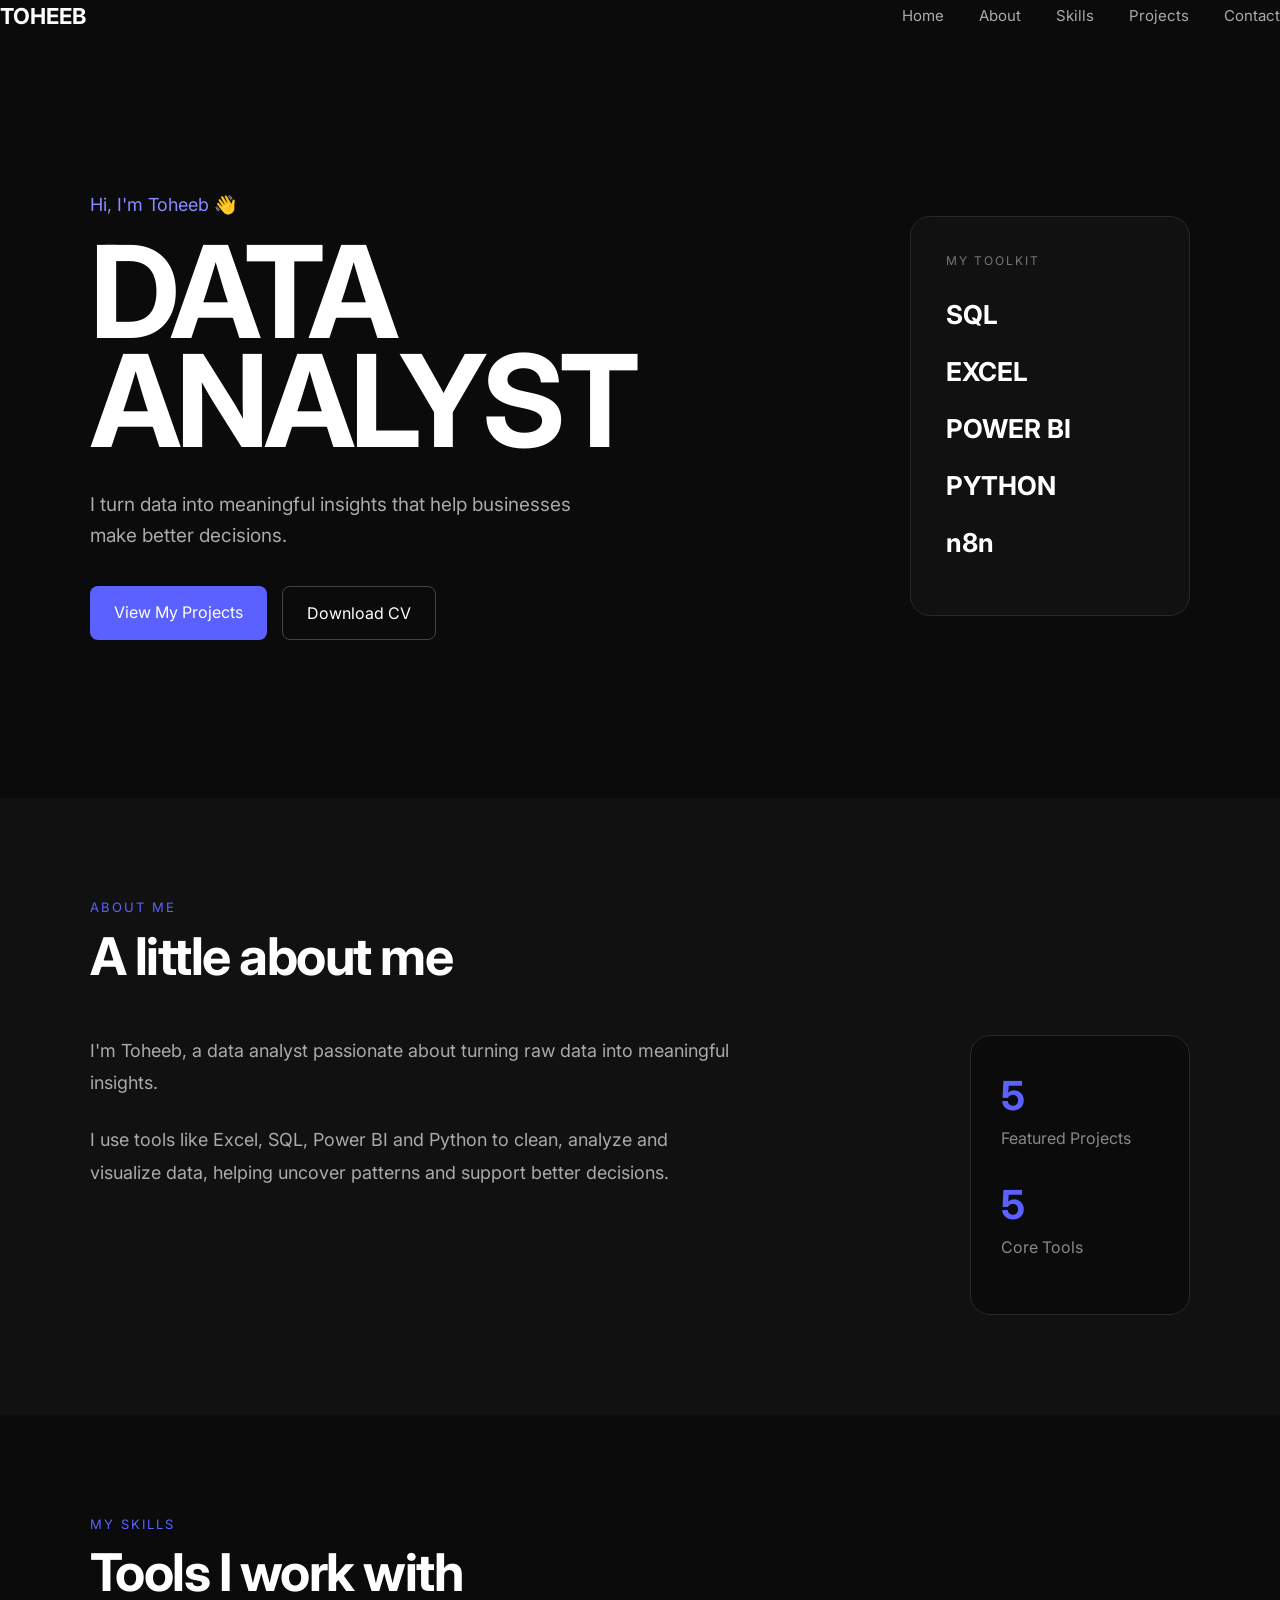
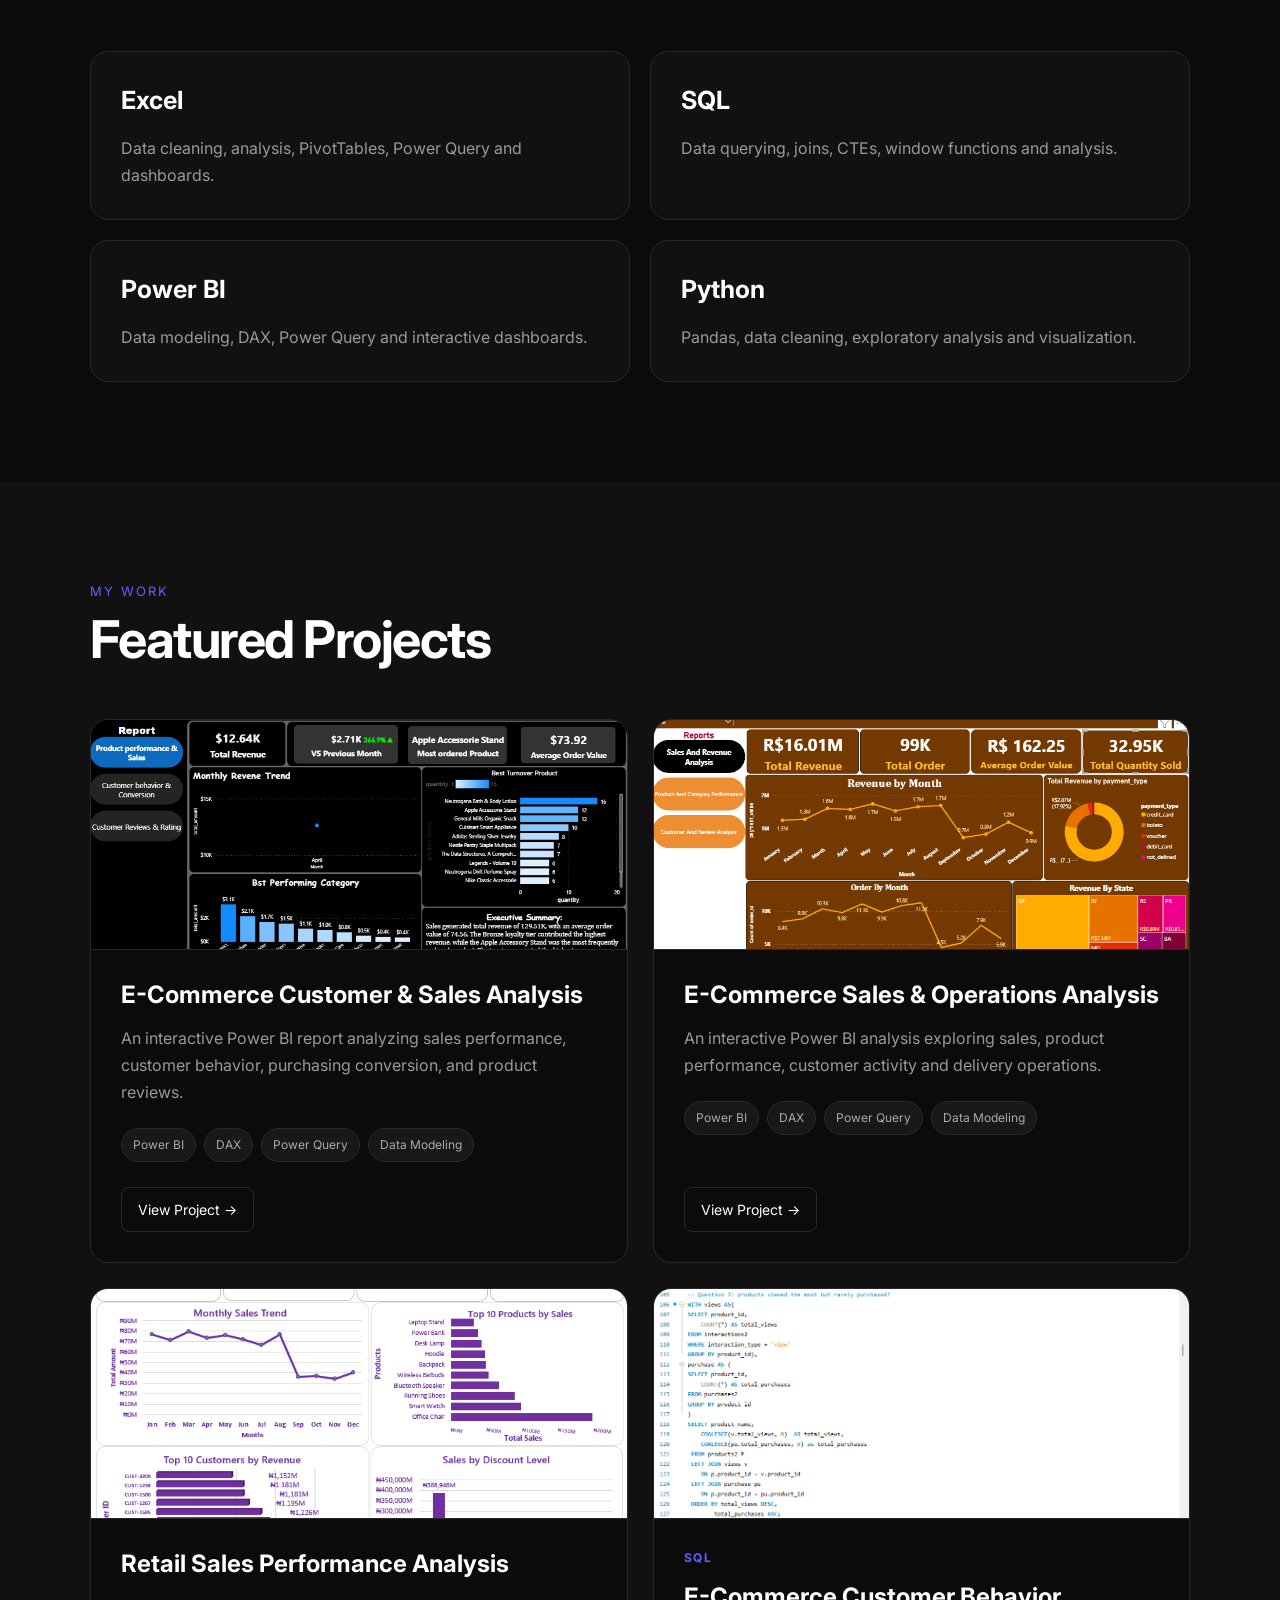
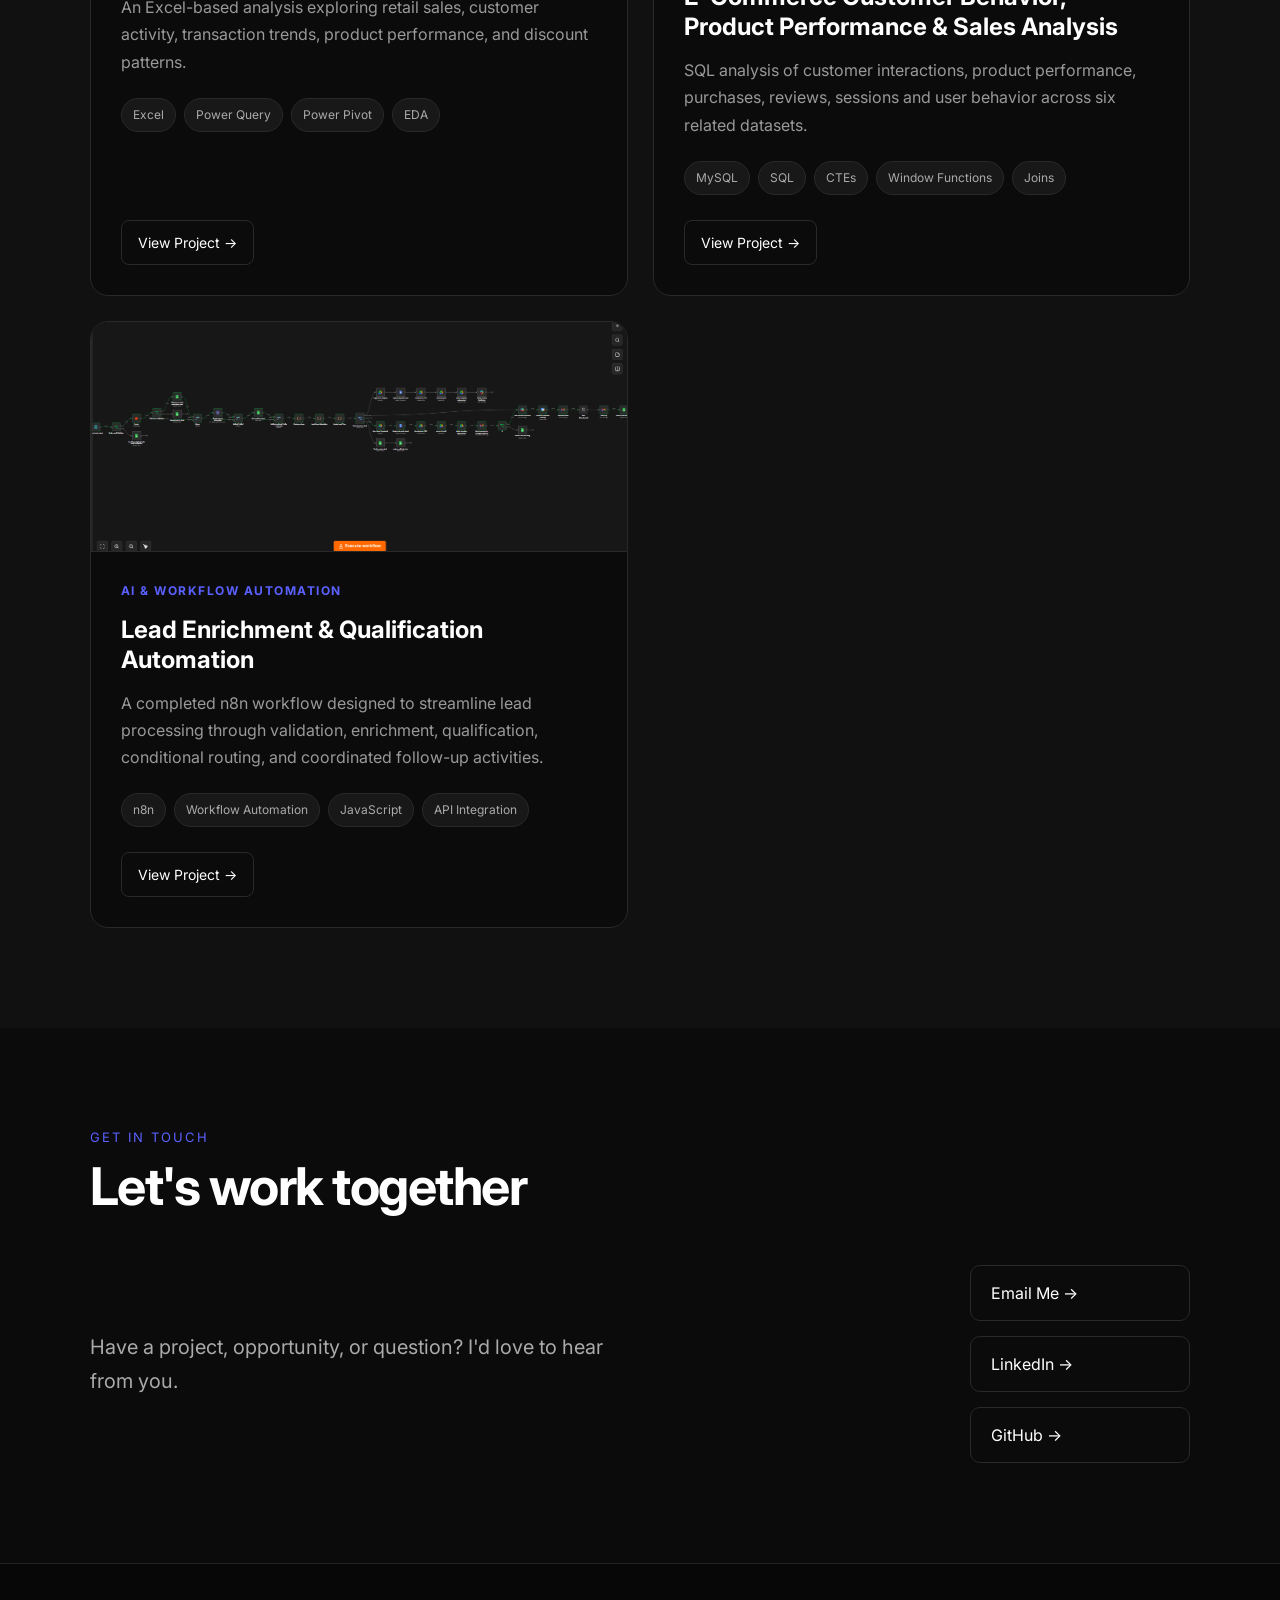
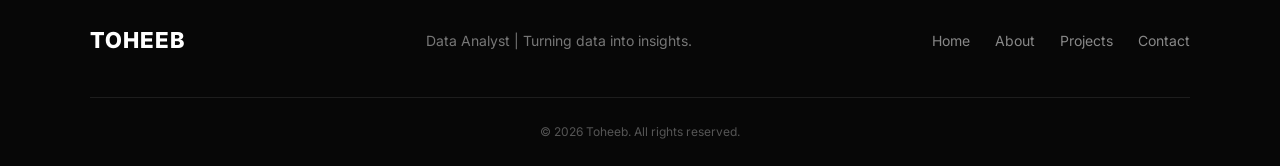
<file: index.html>
<!DOCTYPE html>
<html lang="en">

<head>
    <meta charset="UTF-8">
    <meta name="viewport" content="width=device-width, initial-scale=1.0">

    <title>Toheeb | Data Analyst</title>

    <link rel="preconnect" href="https://fonts.googleapis.com">
    <link rel="preconnect" href="https://fonts.gstatic.com" crossorigin>

    <link href="https://fonts.googleapis.com/css2?family=Inter:wght@400;500;600;700;800&display=swap" rel="stylesheet">

    <link rel="stylesheet" href="style.css">
</head>

<body>

    <!-- =========================
         NAVIGATION
    ========================== -->

    <header>

        <nav>

            <div class="logo">
                TOHEEB
            </div>

            <div class="nav-links">

                <a href="#home">Home</a>
                <a href="#about">About</a>
                <a href="#skills">Skills</a>
                <a href="#projects">Projects</a>
                <a href="#contact">Contact</a>

            </div>

        </nav>

    </header>


    <!-- =========================
         HERO
    ========================== -->

    <section class="hero" id="home">

        <div class="hero-text">

            <p class="intro">
                Hi, I'm Toheeb 👋
            </p>

            <h1>
                DATA<br>ANALYST
            </h1>

            <p class="description">
                I turn data into meaningful insights
                that help businesses make better decisions.
            </p>

            <div class="buttons">

                <a href="#projects" class="primary-btn">
                    View My Projects
                </a>

                <a href="#" class="secondary-btn">
                    Download CV
                </a>

            </div>

        </div>


        <div class="hero-side">

            <p>MY TOOLKIT</p>

            <h2>SQL</h2>
            <h2>EXCEL</h2>
            <h2>POWER BI</h2>
            <h2>PYTHON</h2>
            <h2>n8n</h2>

        </div>

    </section>


    <!-- =========================
         ABOUT
    ========================== -->

    <section class="about" id="about">

        <div class="section-title">

            <p>ABOUT ME</p>

            <h2>
                A little about me
            </h2>

        </div>


        <div class="about-content">

            <div class="about-text">

                <p>
                    I'm Toheeb, a data analyst passionate about turning
                    raw data into meaningful insights.
                </p>

                <p>
                    I use tools like Excel, SQL, Power BI and Python
                    to clean, analyze and visualize data, helping uncover
                    patterns and support better decisions.
                </p>

            </div>


            <div class="about-highlight">

                <span>5</span>
<p>Featured Projects</p>

                <span>5</span>
                <p>Core Tools</p>

            </div>

        </div>

    </section>


    <!-- =========================
         SKILLS
    ========================== -->

    <section class="skills" id="skills">

        <div class="section-title">

            <p>MY SKILLS</p>

            <h2>
                Tools I work with
            </h2>

        </div>


        <div class="skills-grid">

            <div class="skill-card">

                <h3>
                    Excel
                </h3>

                <p>
                    Data cleaning, analysis, PivotTables,
                    Power Query and dashboards.
                </p>

            </div>


            <div class="skill-card">

                <h3>
                    SQL
                </h3>

                <p>
                    Data querying, joins, CTEs,
                    window functions and analysis.
                </p>

            </div>


            <div class="skill-card">

                <h3>
                    Power BI
                </h3>

                <p>
                    Data modeling, DAX, Power Query
                    and interactive dashboards.
                </p>

            </div>


            <div class="skill-card">

                <h3>
                    Python
                </h3>

                <p>
                    Pandas, data cleaning,
                    exploratory analysis and visualization.
                </p>

            </div>

        </div>

    </section>


    <!-- =========================
         PROJECTS
    ========================== -->

    <section class="projects" id="projects">

        <div class="section-title">

            <p>MY WORK</p>

            <h2>
                Featured Projects
            </h2>

        </div>


        <div class="projects-grid">


            <!-- =========================
                 PROJECT 1
            ========================== -->

            <div class="project-card">

                <div class="project-image">

                    <img
                        src="image/sales-dashboard.png"
                        alt="Power BI Sales Dashboard"
                    >

                </div>


                <div class="project-content">

                    <h3>
                        E-Commerce Customer & Sales Analysis
                    </h3>

                    <p>
                        An interactive Power BI report analyzing sales performance,
                        customer behavior, purchasing conversion, and product reviews.
                    </p>


                    <div class="project-tools">

                        <span>Power BI</span>
                        <span>DAX</span>
                        <span>Power Query</span>
                        <span>Data Modeling</span>

                    </div>


                    <a
                        href="project1.html"
                        class="project-btn"
                    >
                        View Project →
                    </a>

                </div>

            </div>


            <!-- =========================
                 PROJECT 2
            ========================== -->

            <div class="project-card">

                <div class="project-image">

                    <img
                        src="image/project2-sales-revenue.png"
                        alt="E-Commerce Sales and Revenue Dashboard"
                    >

                </div>


                <div class="project-content">

                    <h3>
                        E-Commerce Sales & Operations Analysis
                    </h3>

                    <p>
                        An interactive Power BI analysis exploring sales,
                        product performance, customer activity and delivery operations.
                    </p>


                    <div class="project-tools">

                        <span>Power BI</span>
                        <span>DAX</span>
                        <span>Power Query</span>
                        <span>Data Modeling</span>

                    </div>


                    <a
                        href="project2.html"
                        class="project-btn"
                    >
                        View Project →
                    </a>

                </div>

            </div>


            <!-- =========================
                 PROJECT 3 — EXCEL
            ========================== -->

            <div class="project-card">

                <div class="project-image">

                    <img
                        src="image/excel-dashboard.png"
                        alt="Retail Sales Performance Excel Dashboard"
                    >

                </div>


                <div class="project-content">

                    <h3>
                        Retail Sales Performance Analysis
                    </h3>

                    <p>
                        An Excel-based analysis exploring retail sales,
                        customer activity, transaction trends, product performance,
                        and discount patterns.
                    </p>


                    <div class="project-tools">

                        <span>Excel</span>
                        <span>Power Query</span>
                        <span>Power Pivot</span>
                        <span>EDA</span>

                    </div>


                    <a
                        href="project3.html"
                        class="project-btn"
                    >
                        View Project →
                    </a>

                </div>

            </div>


            <!-- =========================
                 PROJECT 4 — SQL
            ========================== -->

<div class="project-card">

    <div class="project-image">

        <img
            src="image/project4-sql-query.png"
            alt="SQL e-commerce analysis query in MySQL Workbench"
        >

    </div>


    <div class="project-content">

        <span class="project-category">SQL</span>

        <h3>
            E-Commerce Customer Behavior,
            Product Performance & Sales Analysis
        </h3>

        <p>
            SQL analysis of customer interactions, product performance,
            purchases, reviews, sessions and user behavior across
            six related datasets.
        </p>


        <div class="project-tools">

            <span>MySQL</span>
            <span>SQL</span>
            <span>CTEs</span>
            <span>Window Functions</span>
            <span>Joins</span>

        </div>


        <a href="project4.html" class="project-btn">
            View Project →
        </a>

    </div>

</div>

                   <!-- PROJECT 5 — LEAD AUTOMATION -->

<div class="project-card">

    <div class="project-image">

        <img
            src="image/project5-workflow.png"
            alt="n8n lead enrichment and qualification automation workflow"
            loading="lazy"
        >

    </div>

    <div class="project-content">

        <span class="project-category">AI & WORKFLOW AUTOMATION</span>

        <h3>
            Lead Enrichment & Qualification Automation
        </h3>

        <p>
            A completed n8n workflow designed to streamline lead
            processing through validation, enrichment, qualification,
            conditional routing, and coordinated follow-up activities.
        </p>

        <div class="project-tools">
            <span>n8n</span>
            <span>Workflow Automation</span>
            <span>JavaScript</span>
            <span>API Integration</span>
        </div>

        <a href="project5.html" class="project-btn">
            View Project →
        </a>

    </div>

</div>

    </section>


    <!-- =========================
         CONTACT
    ========================== -->

    
<section class="contact" id="contact">

    <div class="section-title">

        <p>GET IN TOUCH</p>

        <h2>
            Let's work together
        </h2>

    </div>

    <div class="contact-content">

        <div class="contact-text">

            <p>
                Have a project, opportunity, or question?
                I'd love to hear from you.
            </p>

        </div>

        <div class="contact-links">

            <a href="mailto:Lawalheeb@gmail.com">
                Email Me →
            </a>

            <a
                href="https://www.linkedin.com/in/lawal-toheeb-25792a291"
                target="_blank"
                rel="noopener noreferrer"
            >
                LinkedIn →
            </a>

            <a
                href="https://github.com/lawalheeb-code"
                target="_blank"
                rel="noopener noreferrer"
            >
                GitHub →
            </a>

        </div>

    </div>

</section>
    
    <!-- =========================
         FOOTER
    ========================== -->

    <footer>

        <div class="footer-content">

            <div class="footer-logo">
                TOHEEB
            </div>

            <p>
                Data Analyst | Turning data into insights.
            </p>


            <div class="footer-links">

                <a href="#home">
                    Home
                </a>

                <a href="#about">
                    About
                </a>

                <a href="#projects">
                    Projects
                </a>

                <a href="#contact">
                    Contact
                </a>

            </div>

        </div>


        <div class="footer-bottom">

            <p>
                © 2026 Toheeb. All rights reserved.
            </p>

        </div>

    </footer>


</body>
</html>
</file>
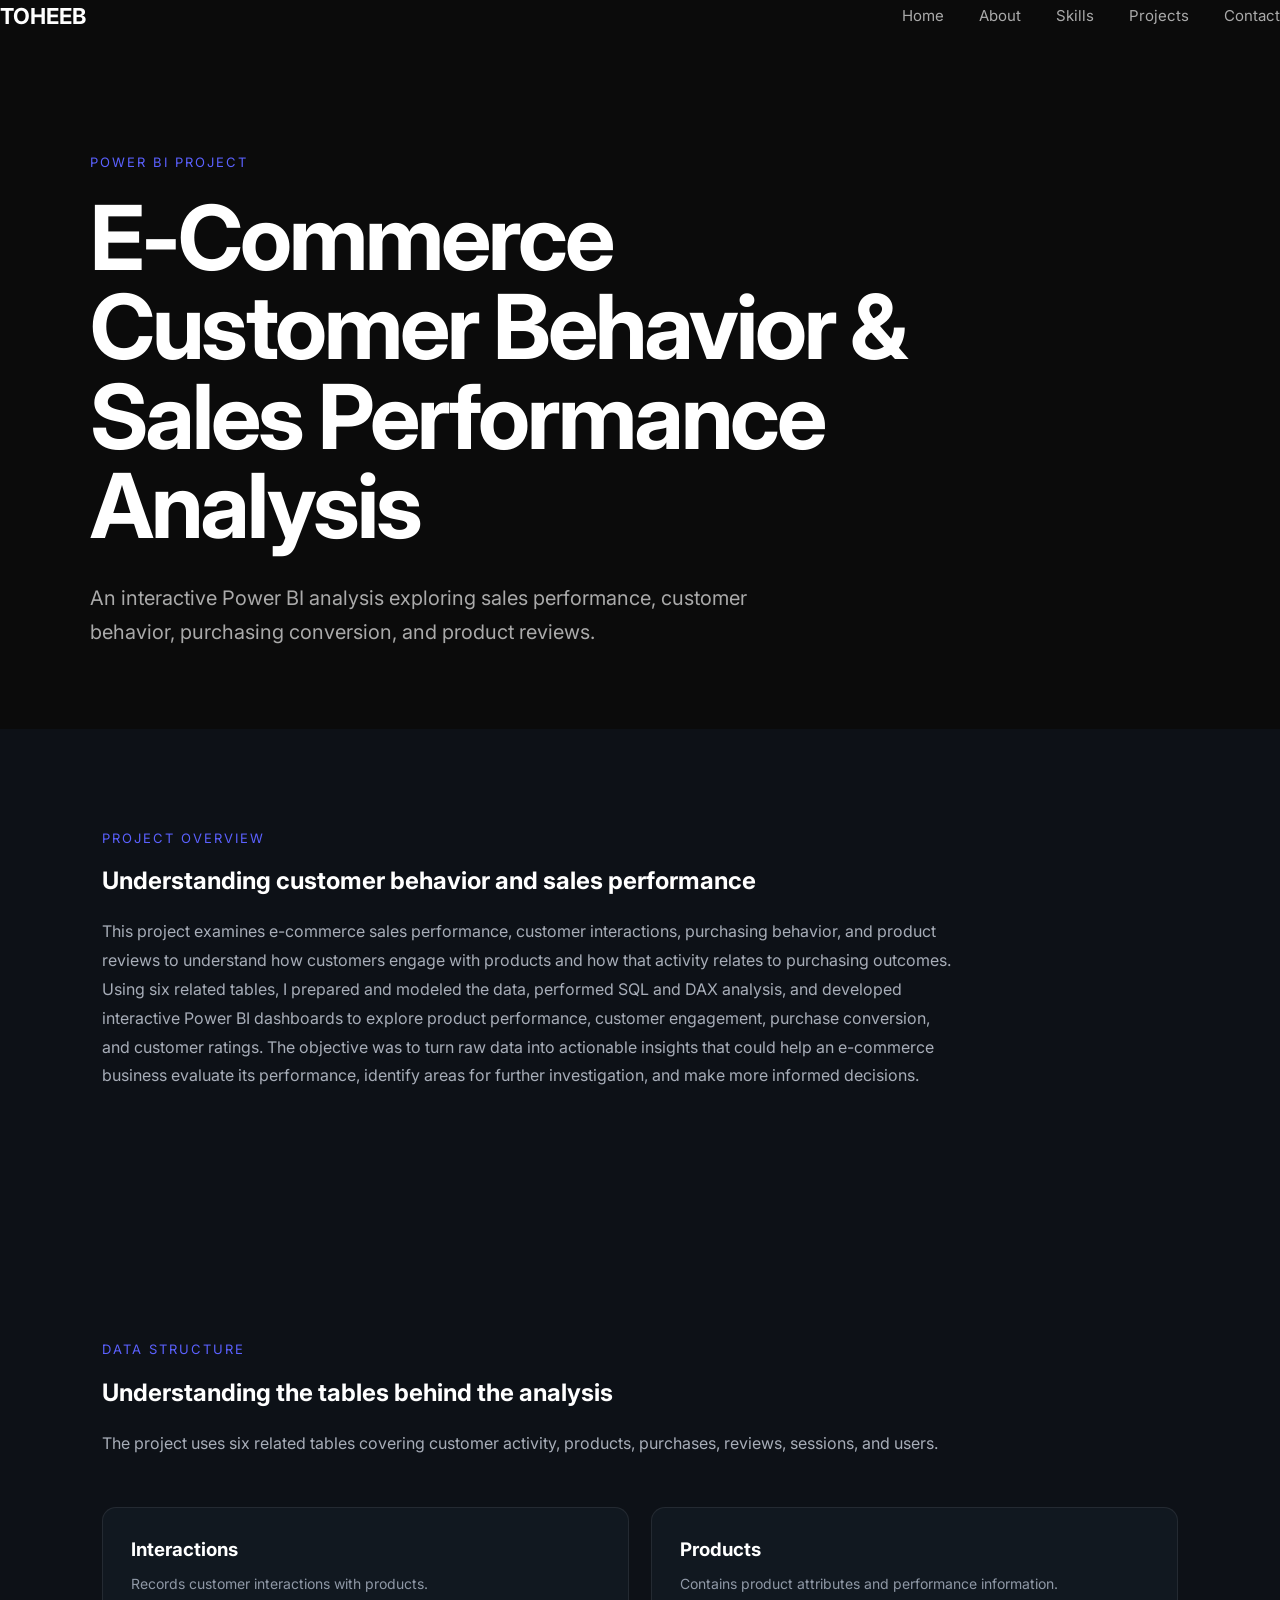
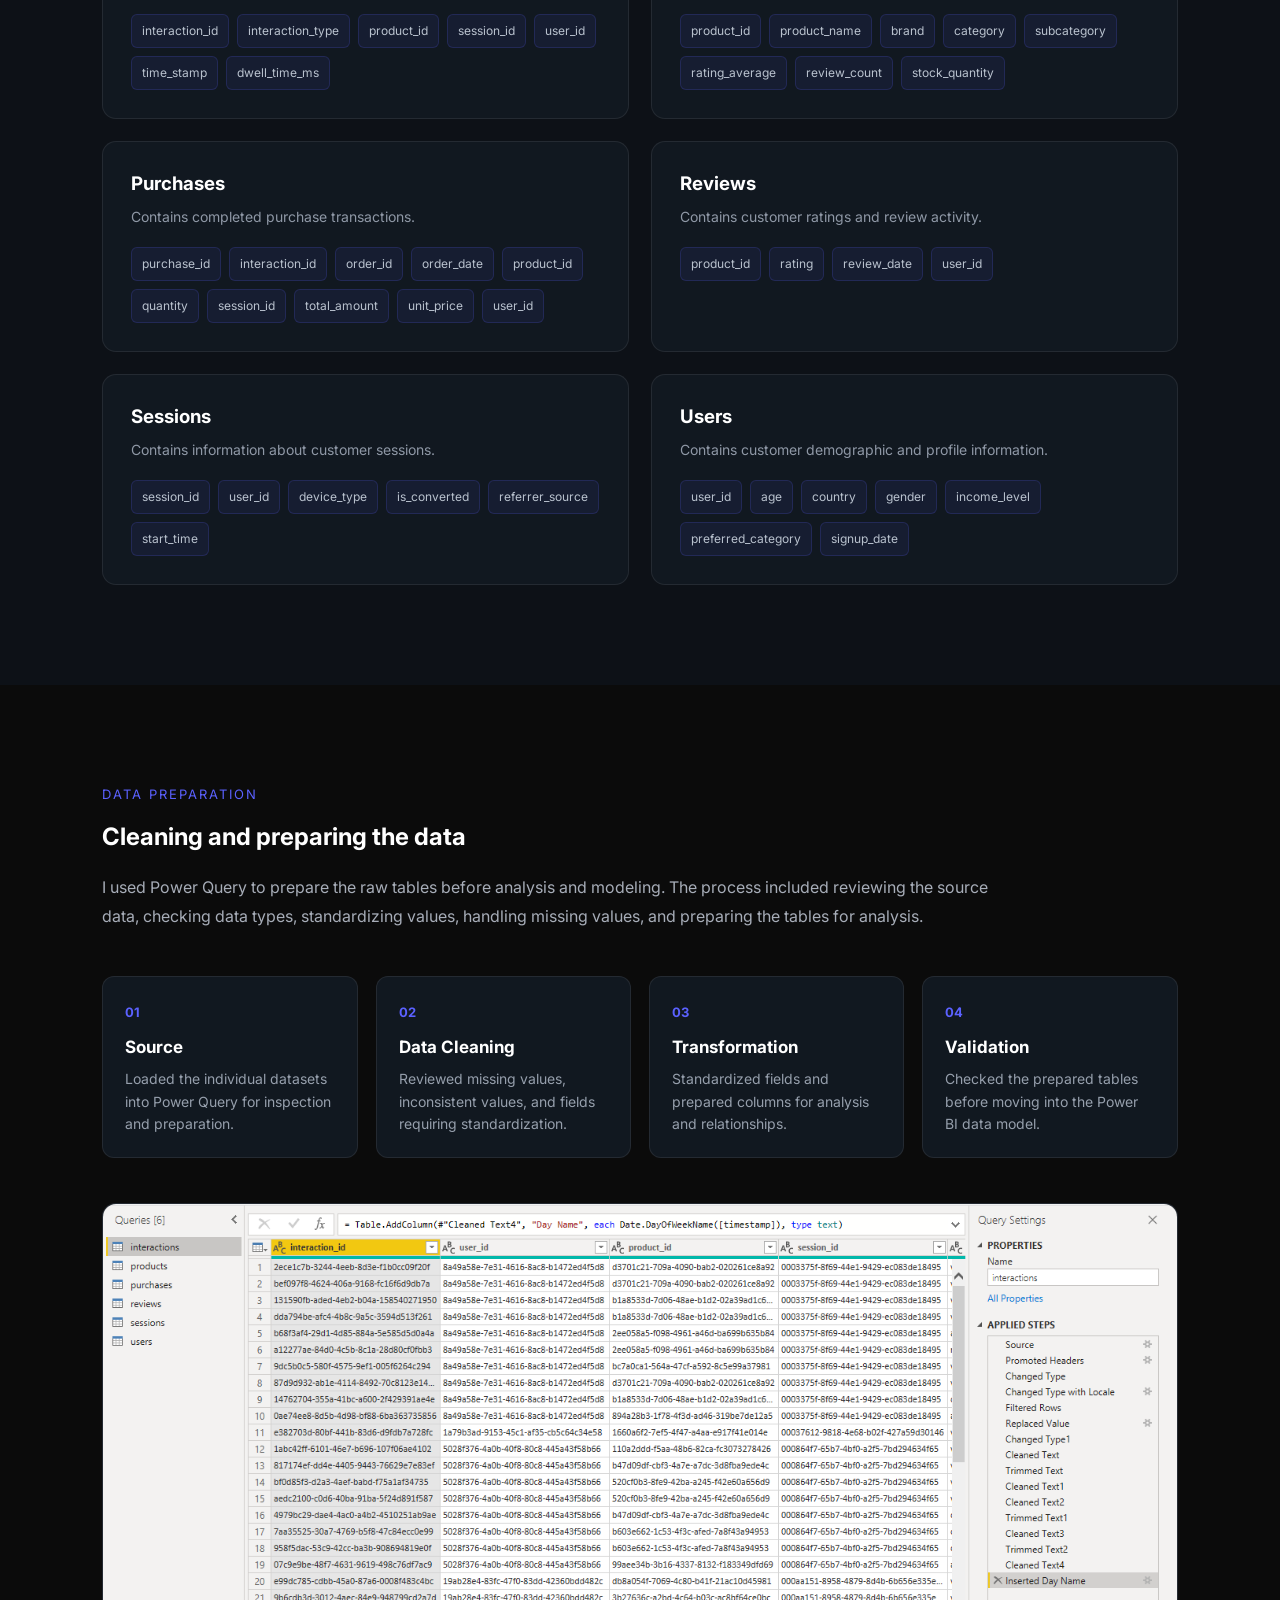
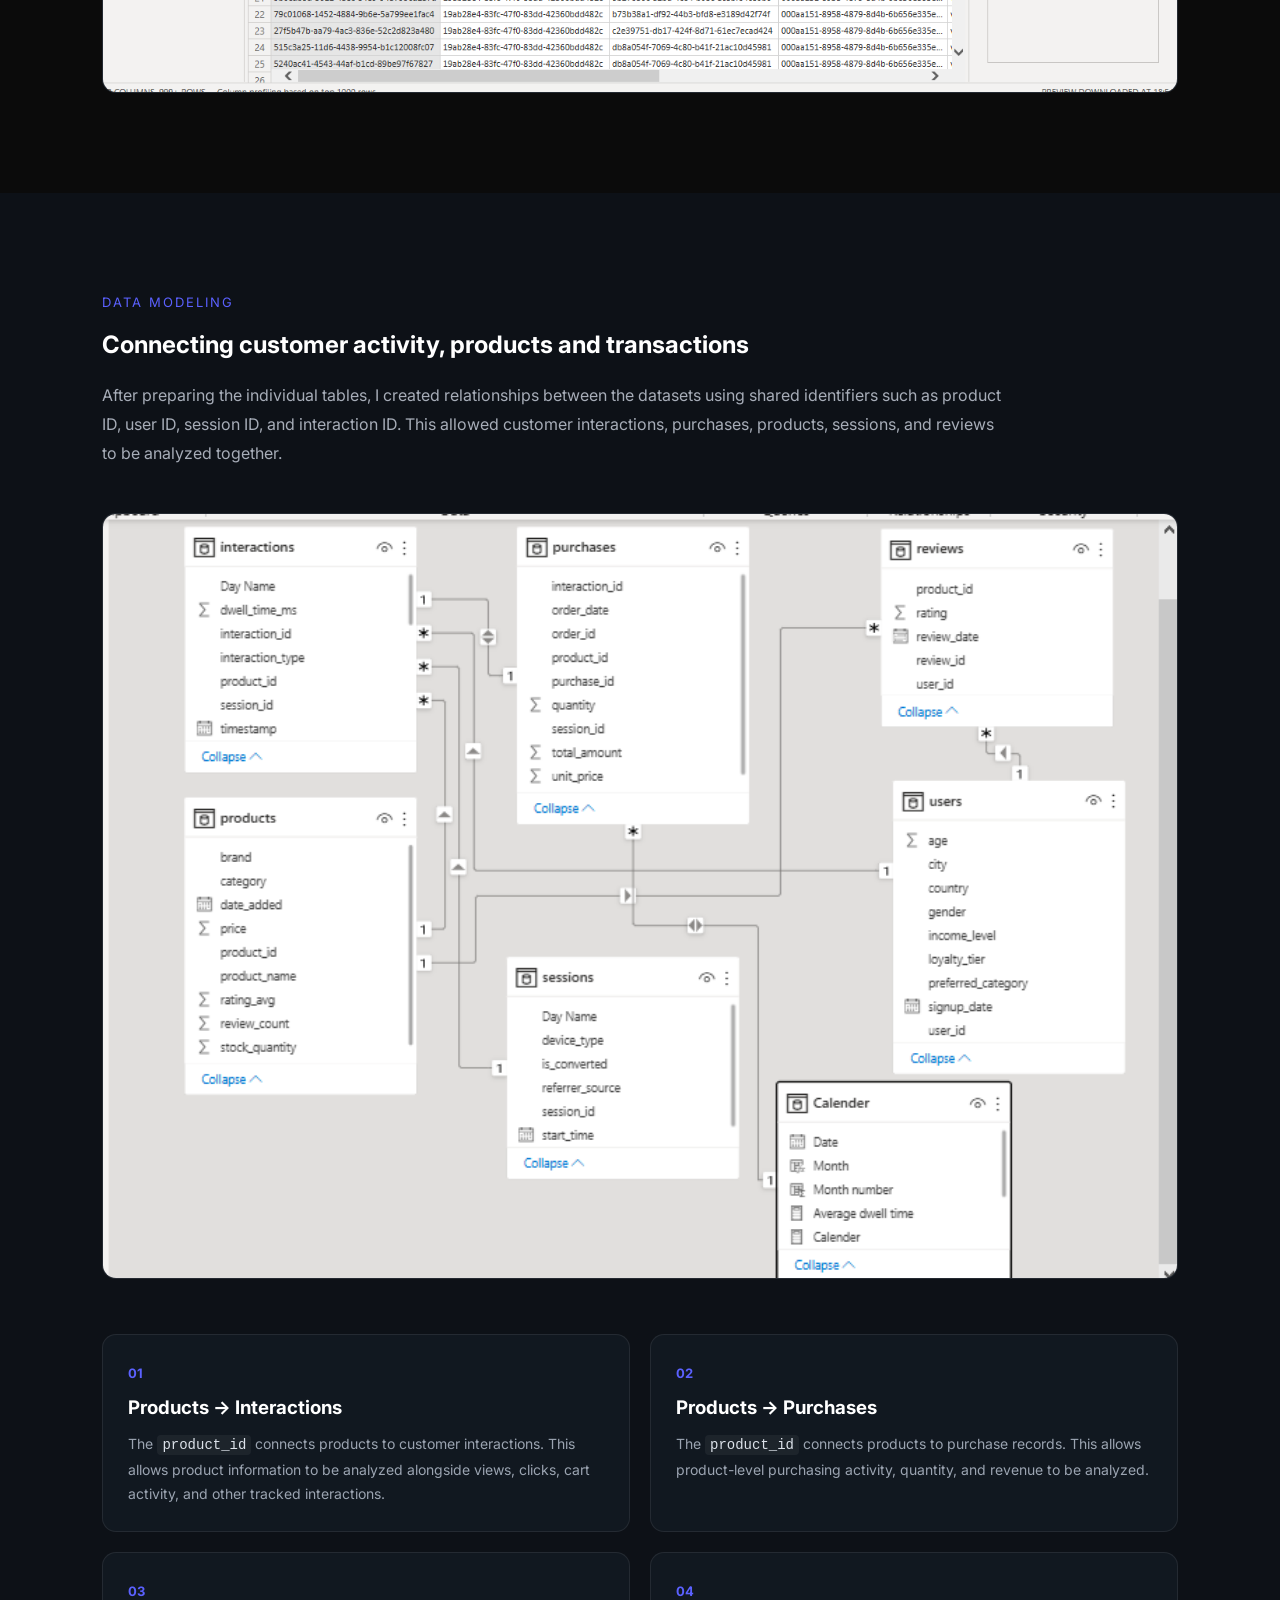
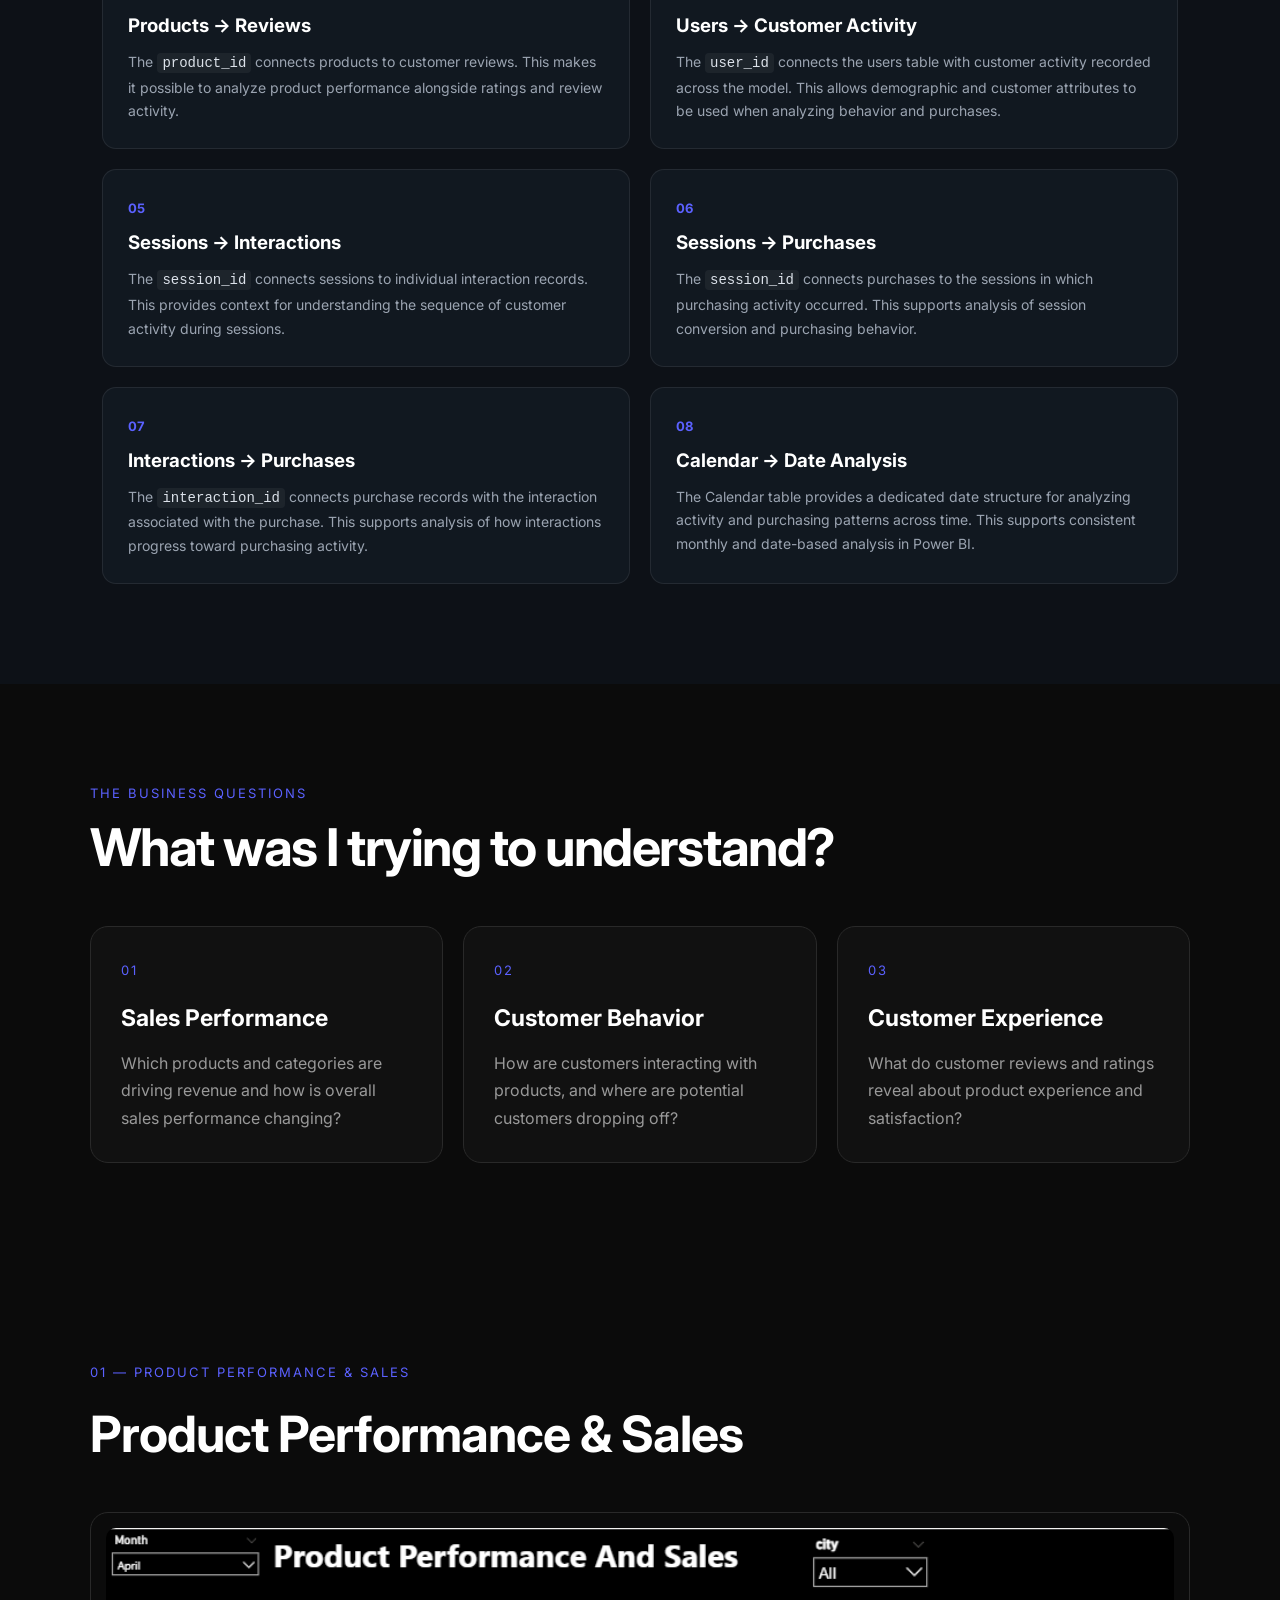
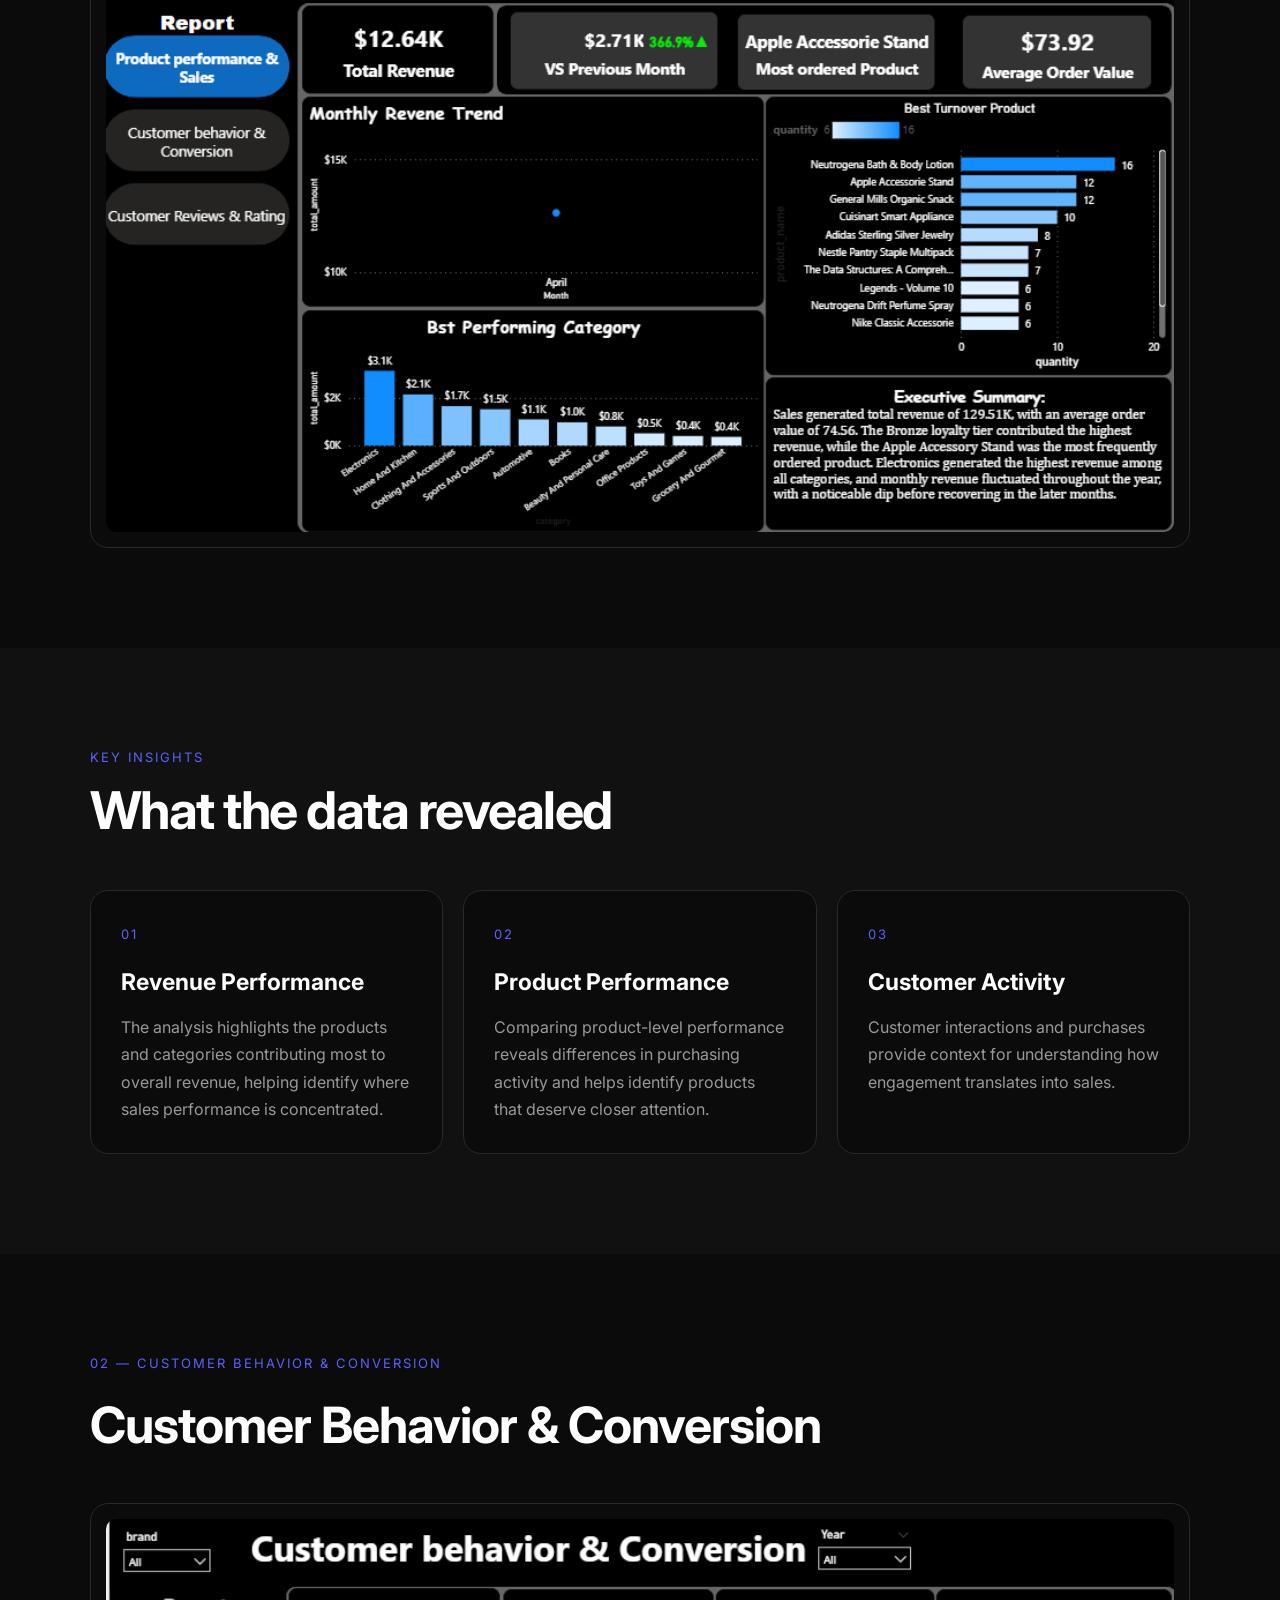
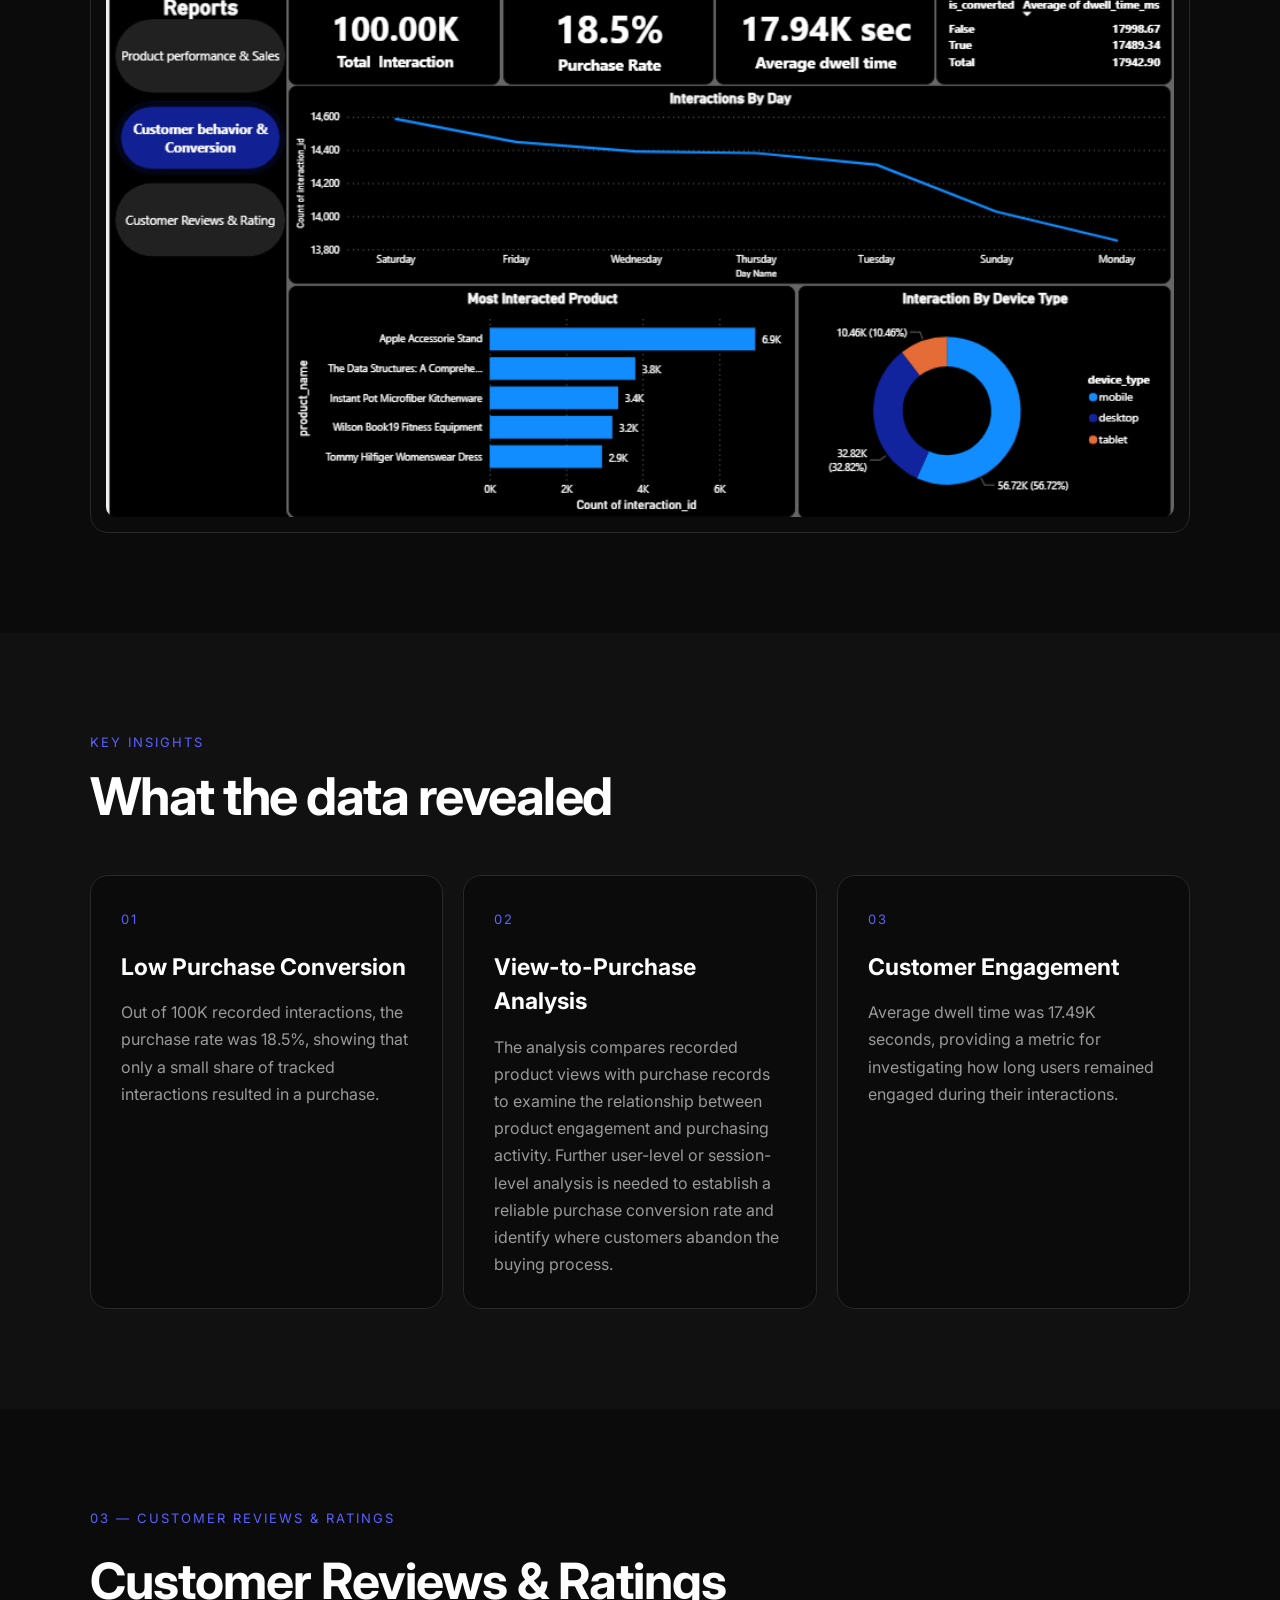
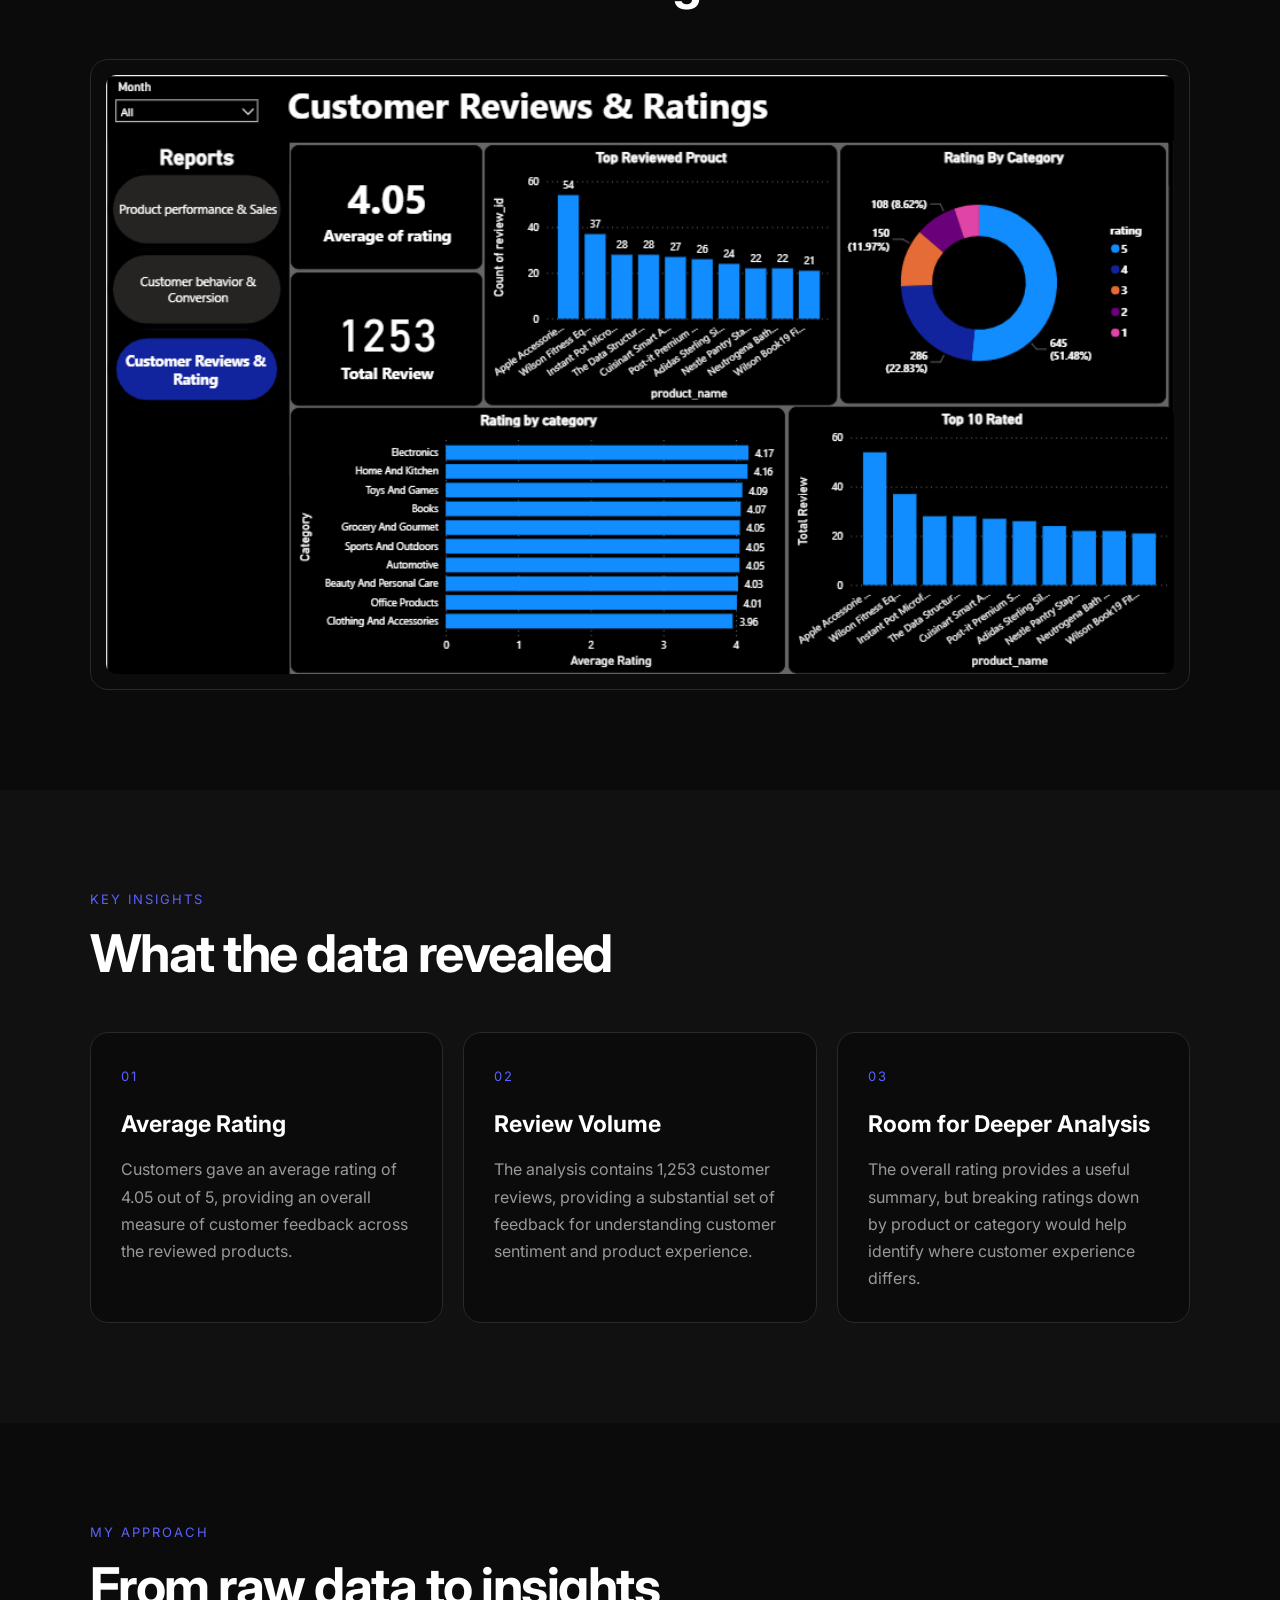
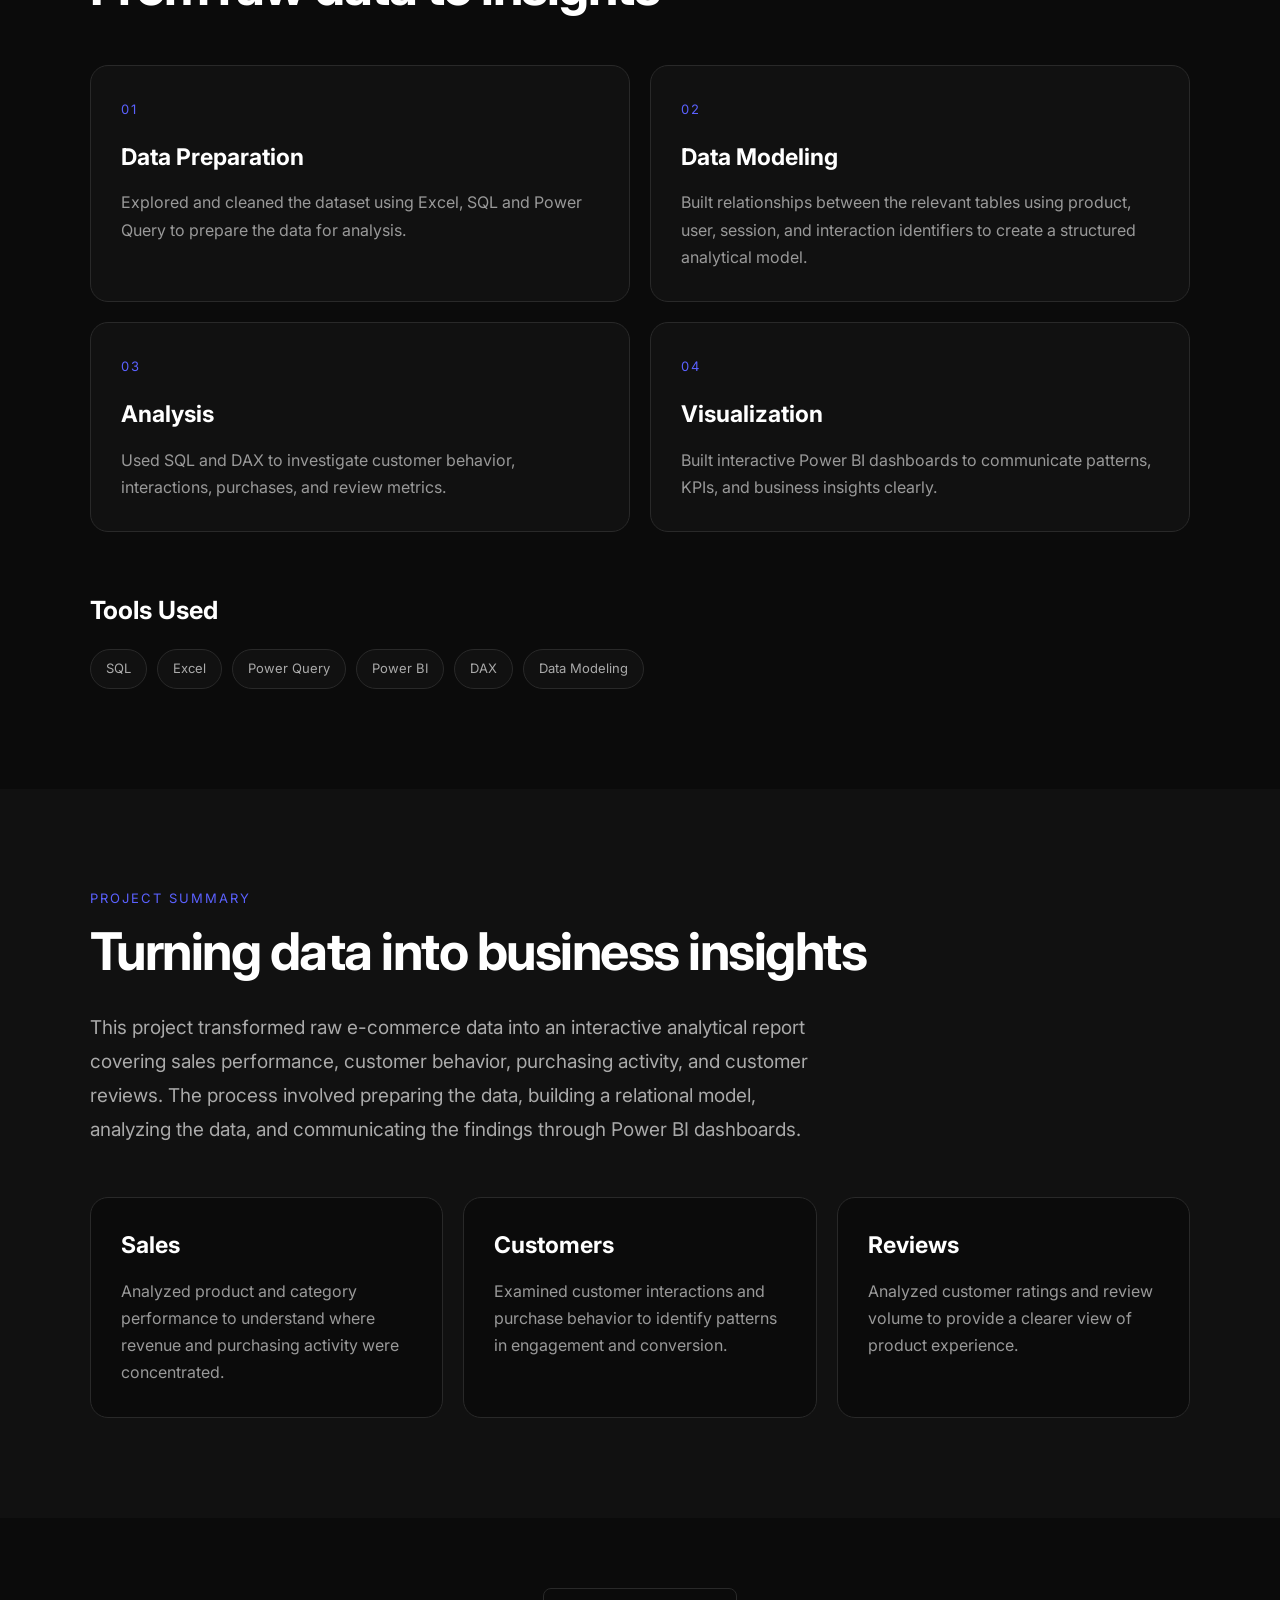
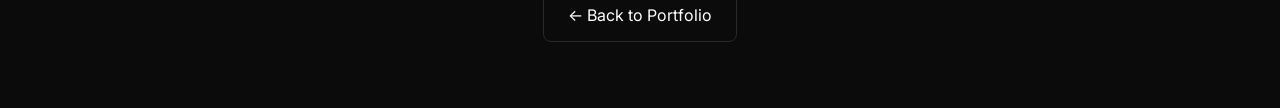
<file: project1.html>
<!DOCTYPE html>
<html lang="en">

<head>

    <meta charset="UTF-8">
    <meta name="viewport" content="width=device-width, initial-scale=1.0">

    <title>E-Commerce Customer & Sales Analysis | Toheeb</title>

    <link rel="preconnect" href="https://fonts.googleapis.com">
    <link rel="preconnect" href="https://fonts.gstatic.com" crossorigin>

    <link
        href="https://fonts.googleapis.com/css2?family=Inter:wght@400;500;600;700;800&display=swap"
        rel="stylesheet"
    >

    <link rel="stylesheet" href="style.css">


    <!-- PROJECT 1 ADDITIONAL STYLES -->
    <style>

        /* =========================
           DATA STRUCTURE
        ========================== */

        .project1-data-structure {
            padding: 100px 8%;
            background: #0d1117;
        }

        .project1-data-heading {
            max-width: 850px;
            margin-bottom: 50px;
        }

        .project1-data-heading h2 {
            margin-top: 10px;
        }

        .project1-data-heading p:last-child {
            color: #a7adb8;
            line-height: 1.8;
            margin-top: 18px;
        }

        .project1-table-grid {
            display: grid;
            grid-template-columns: repeat(2, 1fr);
            gap: 22px;
        }

        .project1-table-card {
            background: #111820;
            border: 1px solid rgba(255,255,255,0.08);
            border-radius: 14px;
            padding: 28px;
        }

        .project1-table-card h3 {
            margin-bottom: 8px;
            color: #ffffff;
        }

        .project1-table-purpose {
            color: #8f98a6;
            font-size: 14px;
            margin-bottom: 20px;
        }

        .project1-columns {
            display: flex;
            flex-wrap: wrap;
            gap: 8px;
        }

        .project1-columns span {
            background: rgba(91, 97, 255, 0.08);
            border: 1px solid rgba(91, 97, 255, 0.18);
            color: #b9c2ce;
            padding: 7px 10px;
            border-radius: 6px;
            font-size: 12px;
        }


        /* =========================
           POWER QUERY
        ========================== */

        .project1-power-query {
            padding: 100px 8%;
        }

        .project1-power-query-content {
            max-width: 900px;
            margin-bottom: 45px;
        }

        .project1-power-query-content h2 {
            margin-top: 10px;
        }

        .project1-power-query-content p:last-child {
            color: #a7adb8;
            line-height: 1.8;
            margin-top: 18px;
        }

        .project1-process-grid {
            display: grid;
            grid-template-columns: repeat(4, 1fr);
            gap: 18px;
            margin-bottom: 45px;
        }

        .project1-process-card {
            background: #111820;
            border: 1px solid rgba(255,255,255,0.08);
            border-radius: 12px;
            padding: 22px;
        }

        .project1-process-card span {
            color: #5b61ff;
            font-size: 13px;
            font-weight: 700;
        }

        .project1-process-card h3 {
            margin: 12px 0 8px;
            font-size: 17px;
        }

        .project1-process-card p {
            color: #969fac;
            font-size: 14px;
            line-height: 1.6;
        }

        .project1-process-image {
            width: 100%;
            overflow: hidden;
            border-radius: 14px;
            border: 1px solid rgba(255,255,255,0.08);
            background: #111820;
        }

        .project1-process-image img {
            width: 100%;
            display: block;
        }


        /* =========================
           DATA MODEL
        ========================== */

        .project1-model {
            padding: 100px 8%;
            background: #0d1117;
        }

        .project1-model-content {
            max-width: 900px;
            margin-bottom: 45px;
        }

        .project1-model-content h2 {
            margin-top: 10px;
        }

        .project1-model-content p:last-child {
            color: #a7adb8;
            line-height: 1.8;
            margin-top: 18px;
        }

        .project1-model-image {
            width: 100%;
            overflow: hidden;
            border-radius: 14px;
            border: 1px solid rgba(255,255,255,0.08);
            background: #111820;
            margin-bottom: 55px;
        }

        .project1-model-image img {
            width: 100%;
            display: block;
        }

        .project1-relationships {
            display: grid;
            grid-template-columns: repeat(2, 1fr);
            gap: 20px;
        }

        .project1-relationship-card {
            background: #111820;
            border: 1px solid rgba(255,255,255,0.08);
            border-radius: 14px;
            padding: 25px;
        }

        .project1-relationship-card span {
            color: #5b61ff;
            font-size: 13px;
            font-weight: 700;
        }

        .project1-relationship-card h3 {
            margin: 10px 0;
        }

        .project1-relationship-card p {
            color: #9ba4b1;
            line-height: 1.7;
            font-size: 14px;
        }

        .project1-relationship-card code {
            color: #dce2ea;
            background: rgba(255,255,255,0.05);
            padding: 2px 5px;
            border-radius: 4px;
        }


        /* =========================
           RESPONSIVE
        ========================== */

        @media (max-width: 900px) {

            .project1-table-grid,
            .project1-relationships {
                grid-template-columns: 1fr;
            }

            .project1-process-grid {
                grid-template-columns: repeat(2, 1fr);
            }

        }

        @media (max-width: 600px) {

            .project1-data-structure,
            .project1-power-query,
            .project1-model {
                padding: 70px 5%;
            }

            .project1-process-grid {
                grid-template-columns: 1fr;
            }

            .project1-table-card,
            .project1-relationship-card {
                padding: 22px;
            }

        }

    </style>

</head>


<body>


<header>

    <nav>

        <div class="logo">TOHEEB</div>

        <div class="nav-links">

            <a href="index.html">Home</a>
            <a href="index.html#about">About</a>
            <a href="index.html#skills">Skills</a>
            <a href="index.html#projects">Projects</a>
            <a href="index.html#contact">Contact</a>

        </div>

    </nav>

</header>



<main>


    <!-- =========================
         HERO
    ========================== -->

    <section class="project-hero">

        <p>
            POWER BI PROJECT
        </p>

        <h1>
            E-Commerce Customer Behavior & Sales Performance Analysis
        </h1>

        <p>
            An interactive Power BI analysis exploring sales performance,
            customer behavior, purchasing conversion, and product reviews.
        </p>

    </section>



    <!-- =========================
         PROJECT OVERVIEW
    ========================== -->

    <section class="project1-data-structure">

        <div class="project1-data-heading">

            <p class="project-label">
                PROJECT OVERVIEW
            </p>

            <h2>
                Understanding customer behavior and sales performance
            </h2>

            <p>

                This project examines e-commerce sales performance, customer interactions, 
                purchasing behavior, and product reviews to understand how customers engage with 
                products and how that activity relates to purchasing outcomes. Using six related tables, 
                I prepared and modeled the data, performed SQL and DAX analysis, 
                and developed interactive Power BI dashboards to explore product performance, 
                customer engagement, purchase conversion, and customer ratings. The objective was to turn 
                raw data into actionable insights that could help an  e-commerce business evaluate its performance, 
                identify areas for further investigation, and make more informed decisions.

            </p>

        </div>

    </section>



    <!-- =========================
         DATA STRUCTURE
    ========================== -->

    <section class="project1-data-structure">

        <div class="project1-data-heading">

            <p class="project-label">
                DATA STRUCTURE
            </p>

            <h2>
                Understanding the tables behind the analysis
            </h2>

            <p>

                The project uses six related tables covering customer
                activity, products, purchases, reviews, sessions,
                and users.

            </p>

        </div>


        <div class="project1-table-grid">


            <!-- INTERACTIONS -->

            <div class="project1-table-card">

                <h3>
                    Interactions
                </h3>

                <p class="project1-table-purpose">
                    Records customer interactions with products.
                </p>

                <div class="project1-columns">

                    <span>interaction_id</span>
                    <span>interaction_type</span>
                    <span>product_id</span>
                    <span>session_id</span>
                    <span>user_id</span>
                    <span>time_stamp</span>
                    <span>dwell_time_ms</span>

                </div>

            </div>



            <!-- PRODUCTS -->

            <div class="project1-table-card">

                <h3>
                    Products
                </h3>

                <p class="project1-table-purpose">
                    Contains product attributes and performance information.
                </p>

                <div class="project1-columns">

                    <span>product_id</span>
                    <span>product_name</span>
                    <span>brand</span>
                    <span>category</span>
                    <span>subcategory</span>
                    <span>rating_average</span>
                    <span>review_count</span>
                    <span>stock_quantity</span>

                </div>

            </div>



            <!-- PURCHASES -->

            <div class="project1-table-card">

                <h3>
                    Purchases
                </h3>

                <p class="project1-table-purpose">
                    Contains completed purchase transactions.
                </p>

                <div class="project1-columns">

                    <span>purchase_id</span>
                    <span>interaction_id</span>
                    <span>order_id</span>
                    <span>order_date</span>
                    <span>product_id</span>
                    <span>quantity</span>
                    <span>session_id</span>
                    <span>total_amount</span>
                    <span>unit_price</span>
                    <span>user_id</span>

                </div>

            </div>



            <!-- REVIEWS -->

            <div class="project1-table-card">

                <h3>
                    Reviews
                </h3>

                <p class="project1-table-purpose">
                    Contains customer ratings and review activity.
                </p>

                <div class="project1-columns">

                    <span>product_id</span>
                    <span>rating</span>
                    <span>review_date</span>
                    <span>user_id</span>

                </div>

            </div>



            <!-- SESSIONS -->

            <div class="project1-table-card">

                <h3>
                    Sessions
                </h3>

                <p class="project1-table-purpose">
                    Contains information about customer sessions.
                </p>

                <div class="project1-columns">

                    <span>session_id</span>
                    <span>user_id</span>
                    <span>device_type</span>
                    <span>is_converted</span>
                    <span>referrer_source</span>
                    <span>start_time</span>

                </div>

            </div>



            <!-- USERS -->

            <div class="project1-table-card">

                <h3>
                    Users
                </h3>

                <p class="project1-table-purpose">
                    Contains customer demographic and profile information.
                </p>

                <div class="project1-columns">

                    <span>user_id</span>
                    <span>age</span>
                    <span>country</span>
                    <span>gender</span>
                    <span>income_level</span>
                    <span>preferred_category</span>
                    <span>signup_date</span>

                </div>

            </div>


        </div>

    </section>



    <!-- =========================
         POWER QUERY
    ========================== -->

    <section class="project1-power-query">

        <div class="project1-power-query-content">

            <p class="project-label">
                DATA PREPARATION
            </p>

            <h2>
                Cleaning and preparing the data
            </h2>

            <p>

                I used Power Query to prepare the raw tables before
                analysis and modeling. The process included reviewing
                the source data, checking data types, standardizing
                values, handling missing values, and preparing the
                tables for analysis.

            </p>

        </div>


        <div class="project1-process-grid">


            <div class="project1-process-card">

                <span>01</span>

                <h3>
                    Source
                </h3>

                <p>
                    Loaded the individual datasets into Power Query
                    for inspection and preparation.
                </p>

            </div>



            <div class="project1-process-card">

                <span>02</span>

                <h3>
                    Data Cleaning
                </h3>

                <p>
                    Reviewed missing values, inconsistent values,
                    and fields requiring standardization.
                </p>

            </div>



            <div class="project1-process-card">

                <span>03</span>

                <h3>
                    Transformation
                </h3>

                <p>
                    Standardized fields and prepared columns for
                    analysis and relationships.
                </p>

            </div>



            <div class="project1-process-card">

                <span>04</span>

                <h3>
                    Validation
                </h3>

                <p>
                    Checked the prepared tables before moving into
                    the Power BI data model.
                </p>

            </div>


        </div>


        <div class="project1-process-image">

            <img
                src="image/project1-power-query.png"
                alt="E-commerce Power Query data preparation"
            >

        </div>

    </section>



    <!-- =========================
         DATA MODELING
    ========================== -->

    <section class="project1-model">

        <div class="project1-model-content">

            <p class="project-label">
                DATA MODELING
            </p>

            <h2>
                Connecting customer activity, products and transactions
            </h2>

            <p>

                After preparing the individual tables, I created
                relationships between the datasets using shared
                identifiers such as product ID, user ID, session ID,
                and interaction ID.

                This allowed customer interactions, purchases,
                products, sessions, and reviews to be analyzed
                together.

            </p>

        </div>


        <div class="project1-model-image">

            <img
                src="image/project1-data-model.png"
                alt="E-commerce Power BI data model"
            >

        </div>


        <div class="project1-relationships">


            <!-- RELATIONSHIP 01 -->

            <div class="project1-relationship-card">

                <span>01</span>

                <h3>
                    Products → Interactions
                </h3>

                <p>

                    The <code>product_id</code> connects products
                    to customer interactions.

                    This allows product information to be analyzed
                    alongside views, clicks, cart activity, and
                    other tracked interactions.

                </p>

            </div>



            <!-- RELATIONSHIP 02 -->

            <div class="project1-relationship-card">

                <span>02</span>

                <h3>
                    Products → Purchases
                </h3>

                <p>

                    The <code>product_id</code> connects products
                    to purchase records.

                    This allows product-level purchasing activity,
                    quantity, and revenue to be analyzed.

                </p>

            </div>



            <!-- RELATIONSHIP 03 -->

            <div class="project1-relationship-card">

                <span>03</span>

                <h3>
                    Products → Reviews
                </h3>

                <p>

                    The <code>product_id</code> connects products
                    to customer reviews.

                    This makes it possible to analyze product
                    performance alongside ratings and review activity.

                </p>

            </div>



            <!-- RELATIONSHIP 04 -->

            <div class="project1-relationship-card">

                <span>04</span>

                <h3>
                    Users → Customer Activity
                </h3>

                <p>

                    The <code>user_id</code> connects the users table
                    with customer activity recorded across the model.

                    This allows demographic and customer attributes
                    to be used when analyzing behavior and purchases.

                </p>

            </div>



            <!-- RELATIONSHIP 05 -->

            <div class="project1-relationship-card">

                <span>05</span>

                <h3>
                    Sessions → Interactions
                </h3>

                <p>

                    The <code>session_id</code> connects sessions
                    to individual interaction records.

                    This provides context for understanding the
                    sequence of customer activity during sessions.

                </p>

            </div>



            <!-- RELATIONSHIP 06 -->

            <div class="project1-relationship-card">

                <span>06</span>

                <h3>
                    Sessions → Purchases
                </h3>

                <p>

                    The <code>session_id</code> connects purchases
                    to the sessions in which purchasing activity
                    occurred.

                    This supports analysis of session conversion
                    and purchasing behavior.

                </p>

            </div>



            <!-- RELATIONSHIP 07 -->

            <div class="project1-relationship-card">

                <span>07</span>

                <h3>
                    Interactions → Purchases
                </h3>

                <p>

                    The <code>interaction_id</code> connects purchase
                    records with the interaction associated with
                    the purchase.

                    This supports analysis of how interactions
                    progress toward purchasing activity.

                </p>

            </div>



            <!-- RELATIONSHIP 08 -->

            <div class="project1-relationship-card">

                <span>08</span>

                <h3>
                    Calendar → Date Analysis
                </h3>

                <p>

                    The Calendar table provides a dedicated date
                    structure for analyzing activity and purchasing
                    patterns across time.

                    This supports consistent monthly and date-based
                    analysis in Power BI.

                </p>

            </div>


        </div>

    </section>



    <!-- =========================
         BUSINESS QUESTIONS
    ========================== -->

    <section class="project-questions">

        <p class="project-label">
            THE BUSINESS QUESTIONS
        </p>

        <h2>
            What was I trying to understand?
        </h2>


        <div class="questions-grid">


            <div class="question-card">

                <span>01</span>

                <h3>
                    Sales Performance
                </h3>

                <p>

                    Which products and categories are driving revenue
                    and how is overall sales performance changing?

                </p>

            </div>



            <div class="question-card">

                <span>02</span>

                <h3>
                    Customer Behavior
                </h3>

                <p>

                    How are customers interacting with products,
                    and where are potential customers dropping off?

                </p>

            </div>



            <div class="question-card">

                <span>03</span>

                <h3>
                    Customer Experience
                </h3>

                <p>

                    What do customer reviews and ratings reveal
                    about product experience and satisfaction?

                </p>

            </div>


        </div>

    </section>



    <!-- =========================
         DASHBOARD 1
    ========================== -->

    <section class="dashboard-section">

        <p class="project-label">
            01 — PRODUCT PERFORMANCE & SALES
        </p>

        <h2>
            Product Performance & Sales
        </h2>


        <div class="dashboard-image">

            <img
                src="image/product-performance.png"
                alt="Product Performance and Sales Dashboard"
            >

        </div>

    </section>



    <!-- =========================
         DASHBOARD 1 INSIGHTS
    ========================== -->

    <section class="insights-section">

        <p class="project-label">
            KEY INSIGHTS
        </p>

        <h2>
            What the data revealed
        </h2>


        <div class="insights-grid">


            <div class="insight-card">

                <span>01</span>

                <h3>
                    Revenue Performance
                </h3>

                <p>

                    The analysis highlights the products and categories
                    contributing most to overall revenue, helping
                    identify where sales performance is concentrated.

                </p>

            </div>



            <div class="insight-card">

                <span>02</span>

                <h3>
                    Product Performance
                </h3>

                <p>

                    Comparing product-level performance reveals
                    differences in purchasing activity and helps
                    identify products that deserve closer attention.

                </p>

            </div>



            <div class="insight-card">

                <span>03</span>

                <h3>
                    Customer Activity
                </h3>

                <p>

                    Customer interactions and purchases provide
                    context for understanding how engagement
                    translates into sales.

                </p>

            </div>


        </div>

    </section>



    <!-- =========================
         DASHBOARD 2
    ========================== -->

    <section class="dashboard-section">

        <p class="project-label">
            02 — CUSTOMER BEHAVIOR & CONVERSION
        </p>

        <h2>
            Customer Behavior & Conversion
        </h2>


        <div class="dashboard-image">

            <img
                src="image/customer-behavior.png"
                alt="Customer Behavior and Conversion Dashboard"
            >

        </div>

    </section>



    <!-- =========================
         DASHBOARD 2 INSIGHTS
    ========================== -->

    <section class="insights-section">

        <p class="project-label">
            KEY INSIGHTS
        </p>

        <h2>
            What the data revealed
        </h2>


        <div class="insights-grid">


            <div class="insight-card">

                <span>01</span>

                <h3>
                    Low Purchase Conversion
                </h3>

                <p>

                    Out of 100K recorded interactions, the purchase
                    rate was 18.5%, showing that only a small share
                    of tracked interactions resulted in a purchase.

                </p>

            </div>



            <div class="insight-card">

                <span>02</span>

                <h3>
                    View-to-Purchase Analysis
                </h3>

                <p>
                    The analysis compares recorded product views 
                    with purchase records to examine the relationship 
                    between product engagement and purchasing activity. 
                    Further user-level or session-level analysis is needed to 
                    establish a reliable purchase conversion rate and 
                    identify where customers abandon the buying process.
            

                </p>

            </div>



            <div class="insight-card">

                <span>03</span>

                <h3>
                    Customer Engagement
                </h3>

                <p>

                    Average dwell time was 17.49K seconds, providing
                    a metric for investigating how long users remained
                    engaged during their interactions.

                </p>

            </div>


        </div>

    </section>



    <!-- =========================
         DASHBOARD 3
    ========================== -->

    <section class="dashboard-section">

        <p class="project-label">
            03 — CUSTOMER REVIEWS & RATINGS
        </p>

        <h2>
            Customer Reviews & Ratings
        </h2>


        <div class="dashboard-image">

            <img
                src="image/customer-reviews.png"
                alt="Customer Reviews and Ratings Dashboard"
            >

        </div>

    </section>



    <!-- =========================
         DASHBOARD 3 INSIGHTS
    ========================== -->

    <section class="insights-section">

        <p class="project-label">
            KEY INSIGHTS
        </p>

        <h2>
            What the data revealed
        </h2>


        <div class="insights-grid">


            <div class="insight-card">

                <span>01</span>

                <h3>
                    Average Rating
                </h3>

                <p>

                    Customers gave an average rating of 4.05 out of 5,
                    providing an overall measure of customer feedback
                    across the reviewed products.

                </p>

            </div>



            <div class="insight-card">

                <span>02</span>

                <h3>
                    Review Volume
                </h3>

                <p>

                    The analysis contains 1,253 customer reviews,
                    providing a substantial set of feedback for
                    understanding customer sentiment and product
                    experience.

                </p>

            </div>



            <div class="insight-card">

                <span>03</span>

                <h3>
                    Room for Deeper Analysis
                </h3>

                <p>

                    The overall rating provides a useful summary,
                    but breaking ratings down by product or category
                    would help identify where customer experience differs.

                </p>

            </div>


        </div>

    </section>



    <!-- =========================
         WORKFLOW
    ========================== -->

    <section class="workflow-section">

        <p class="project-label">
            MY APPROACH
        </p>

        <h2>
            From raw data to insights
        </h2>


        <div class="workflow-grid">


            <div class="workflow-card">

                <span>01</span>

                <h3>
                    Data Preparation
                </h3>

                <p>

                    Explored and cleaned the dataset using Excel,
                    SQL and Power Query to prepare the data for analysis.

                </p>

            </div>



            <div class="workflow-card">

                <span>02</span>

                <h3>
                    Data Modeling
                </h3>

                <p>

                    Built relationships between the relevant tables
                    using product, user, session, and interaction
                    identifiers to create a structured analytical model.

                </p>

            </div>



            <div class="workflow-card">

                <span>03</span>

                <h3>
                    Analysis
                </h3>

                <p>

                    Used SQL and DAX to investigate customer behavior,
                    interactions, purchases, and review metrics.

                </p>

            </div>



            <div class="workflow-card">

                <span>04</span>

                <h3>
                    Visualization
                </h3>

                <p>

                    Built interactive Power BI dashboards to communicate
                    patterns, KPIs, and business insights clearly.

                </p>

            </div>


        </div>


        <div class="tools-used">

            <h3>
                Tools Used
            </h3>

            <div class="tool-list">

                <span>SQL</span>
                <span>Excel</span>
                <span>Power Query</span>
                <span>Power BI</span>
                <span>DAX</span>
                <span>Data Modeling</span>

            </div>

        </div>

    </section>



    <!-- =========================
         PROJECT SUMMARY
    ========================== -->

    <section class="project-summary">

        <p class="project-label">
            PROJECT SUMMARY
        </p>

        <h2>
            Turning data into business insights
        </h2>

        <p class="summary-text">

            This project transformed raw e-commerce data into an
            interactive analytical report covering sales performance,
            customer behavior, purchasing activity, and customer reviews.

            The process involved preparing the data, building a relational
            model, analyzing the data, and communicating the findings
            through Power BI dashboards.

        </p>


        <div class="summary-grid">


            <div class="summary-card">

                <h3>
                    Sales
                </h3>

                <p>

                    Analyzed product and category performance to
                    understand where revenue and purchasing activity
                    were concentrated.

                </p>

            </div>



            <div class="summary-card">

                <h3>
                    Customers
                </h3>

                <p>

                    Examined customer interactions and purchase behavior
                    to identify patterns in engagement and conversion.

                </p>

            </div>



            <div class="summary-card">

                <h3>
                    Reviews
                </h3>

                <p>

                    Analyzed customer ratings and review volume to
                    provide a clearer view of product experience.

                </p>

            </div>


        </div>

    </section>


</main>



<!-- =========================
     NAVIGATION
========================== -->

<section class="project-navigation">

    <a href="index.html" class="back-btn">
        ← Back to Portfolio
    </a>

</section>


</body>

</html>
</file>
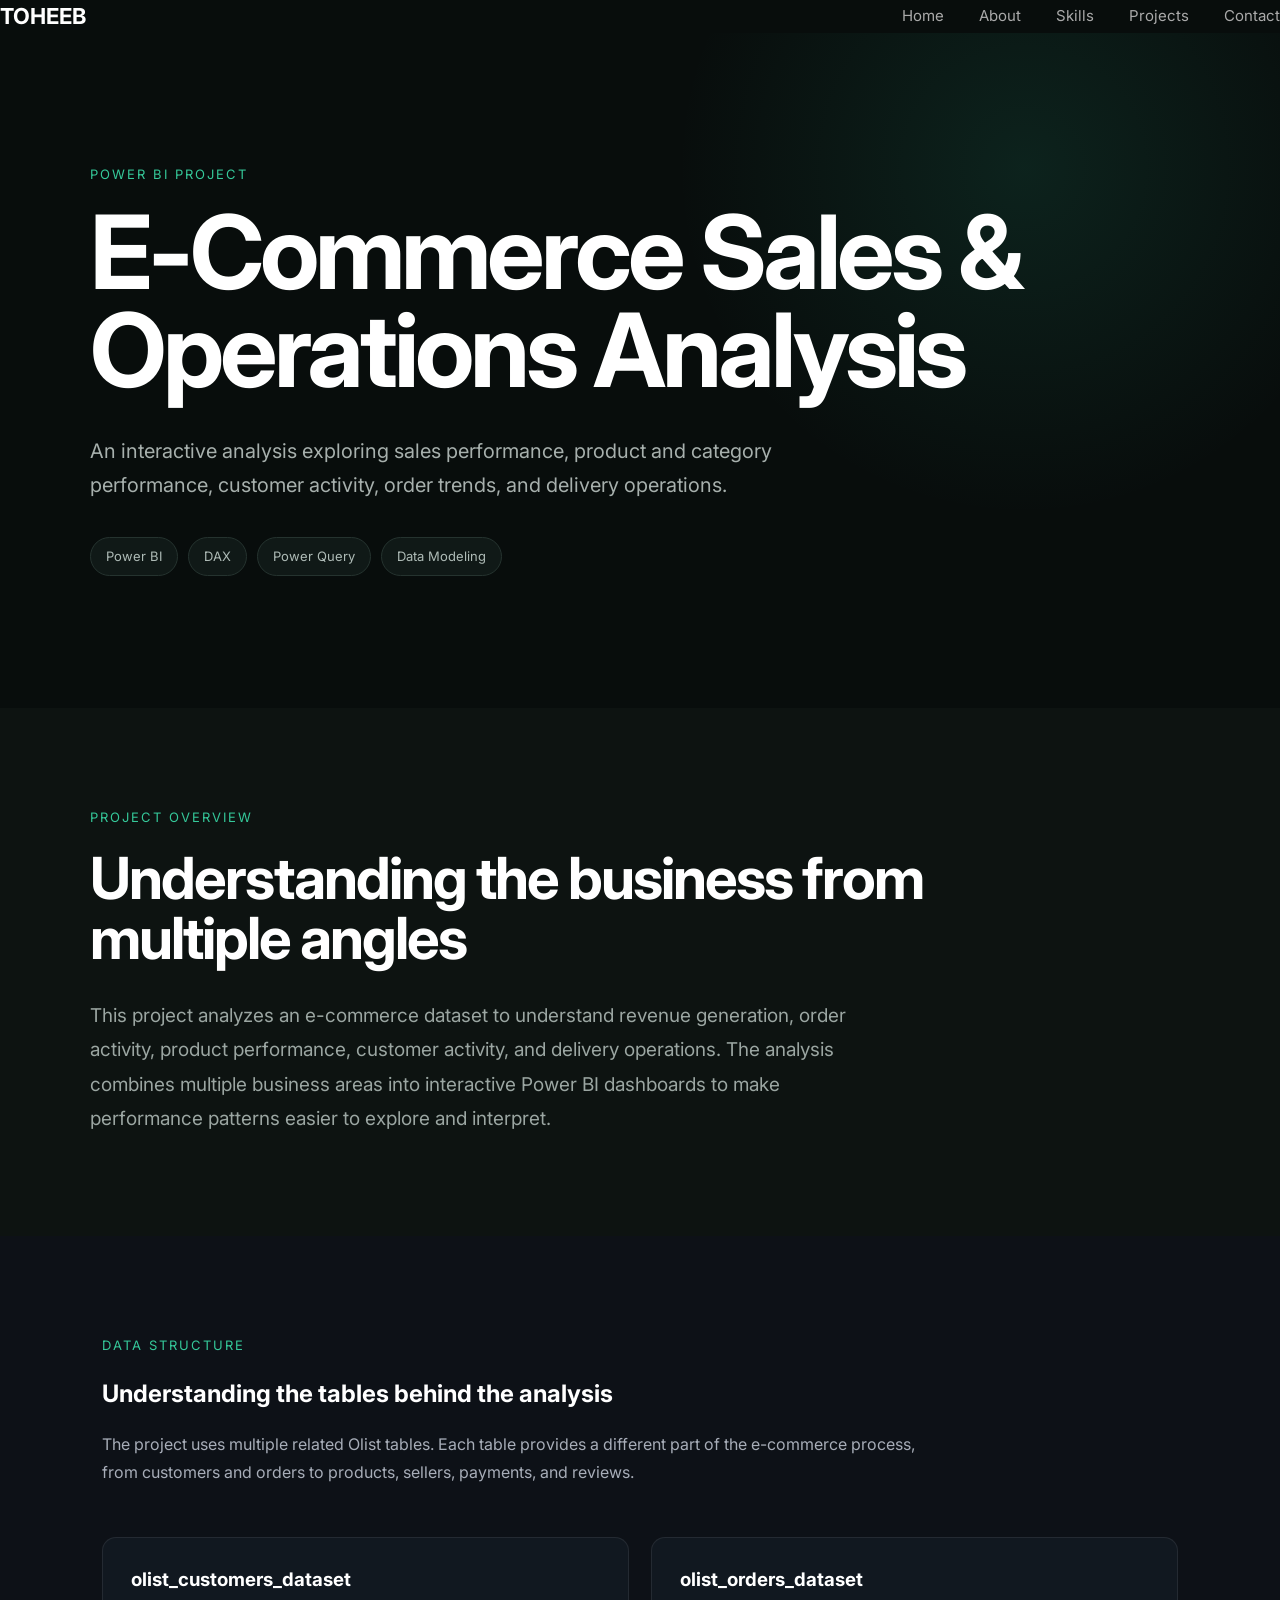
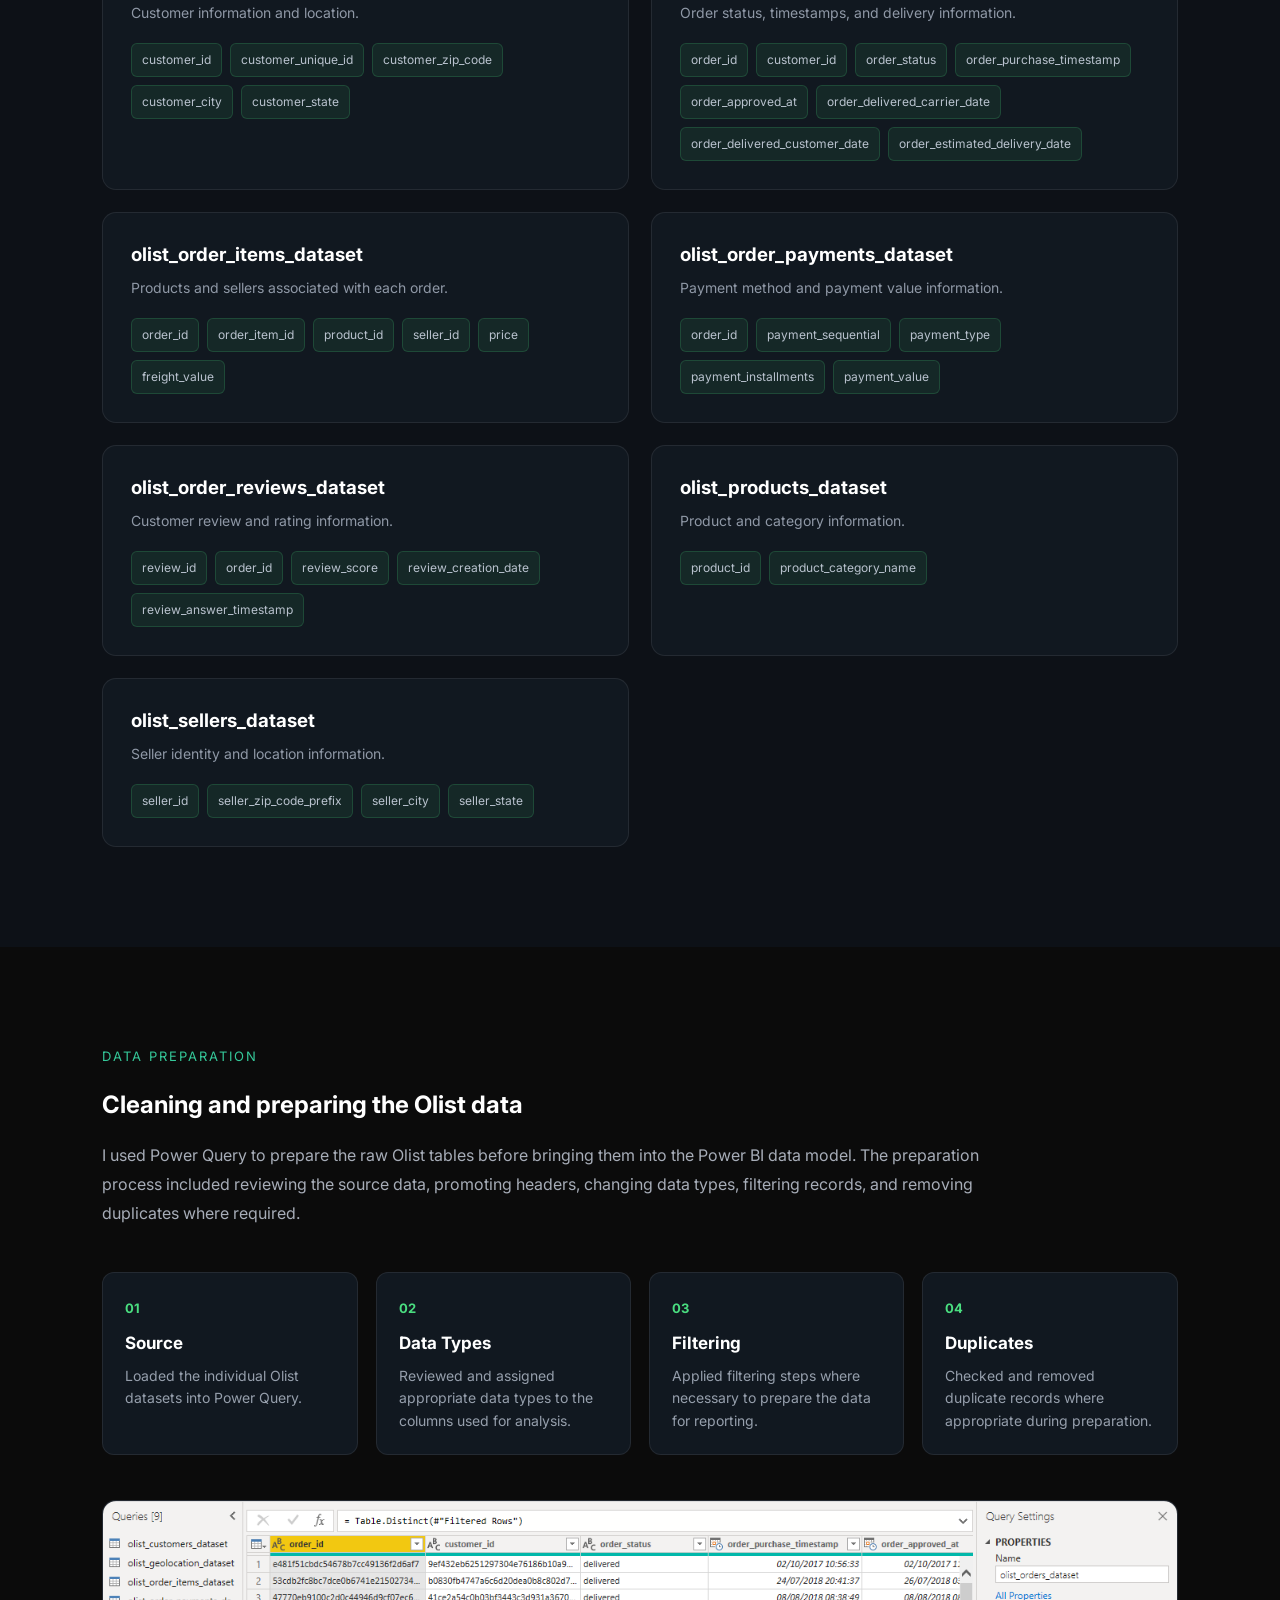
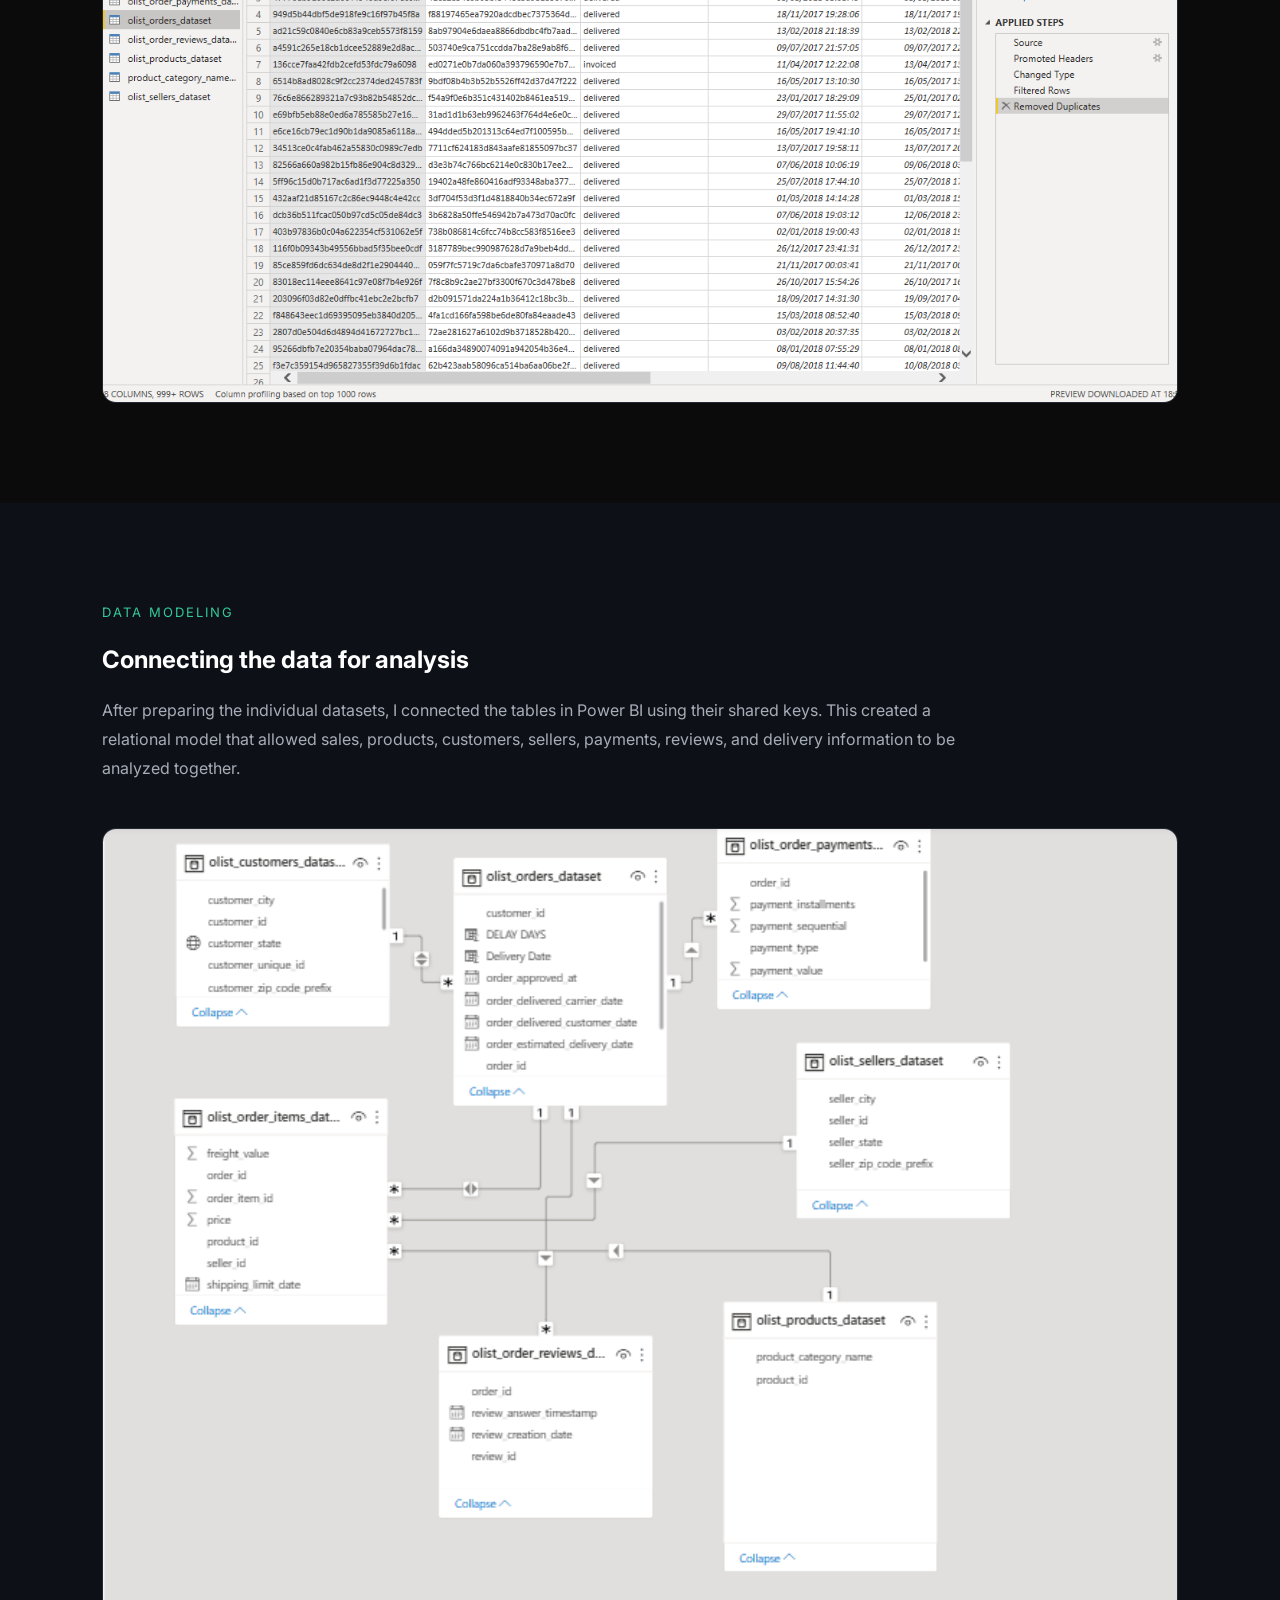
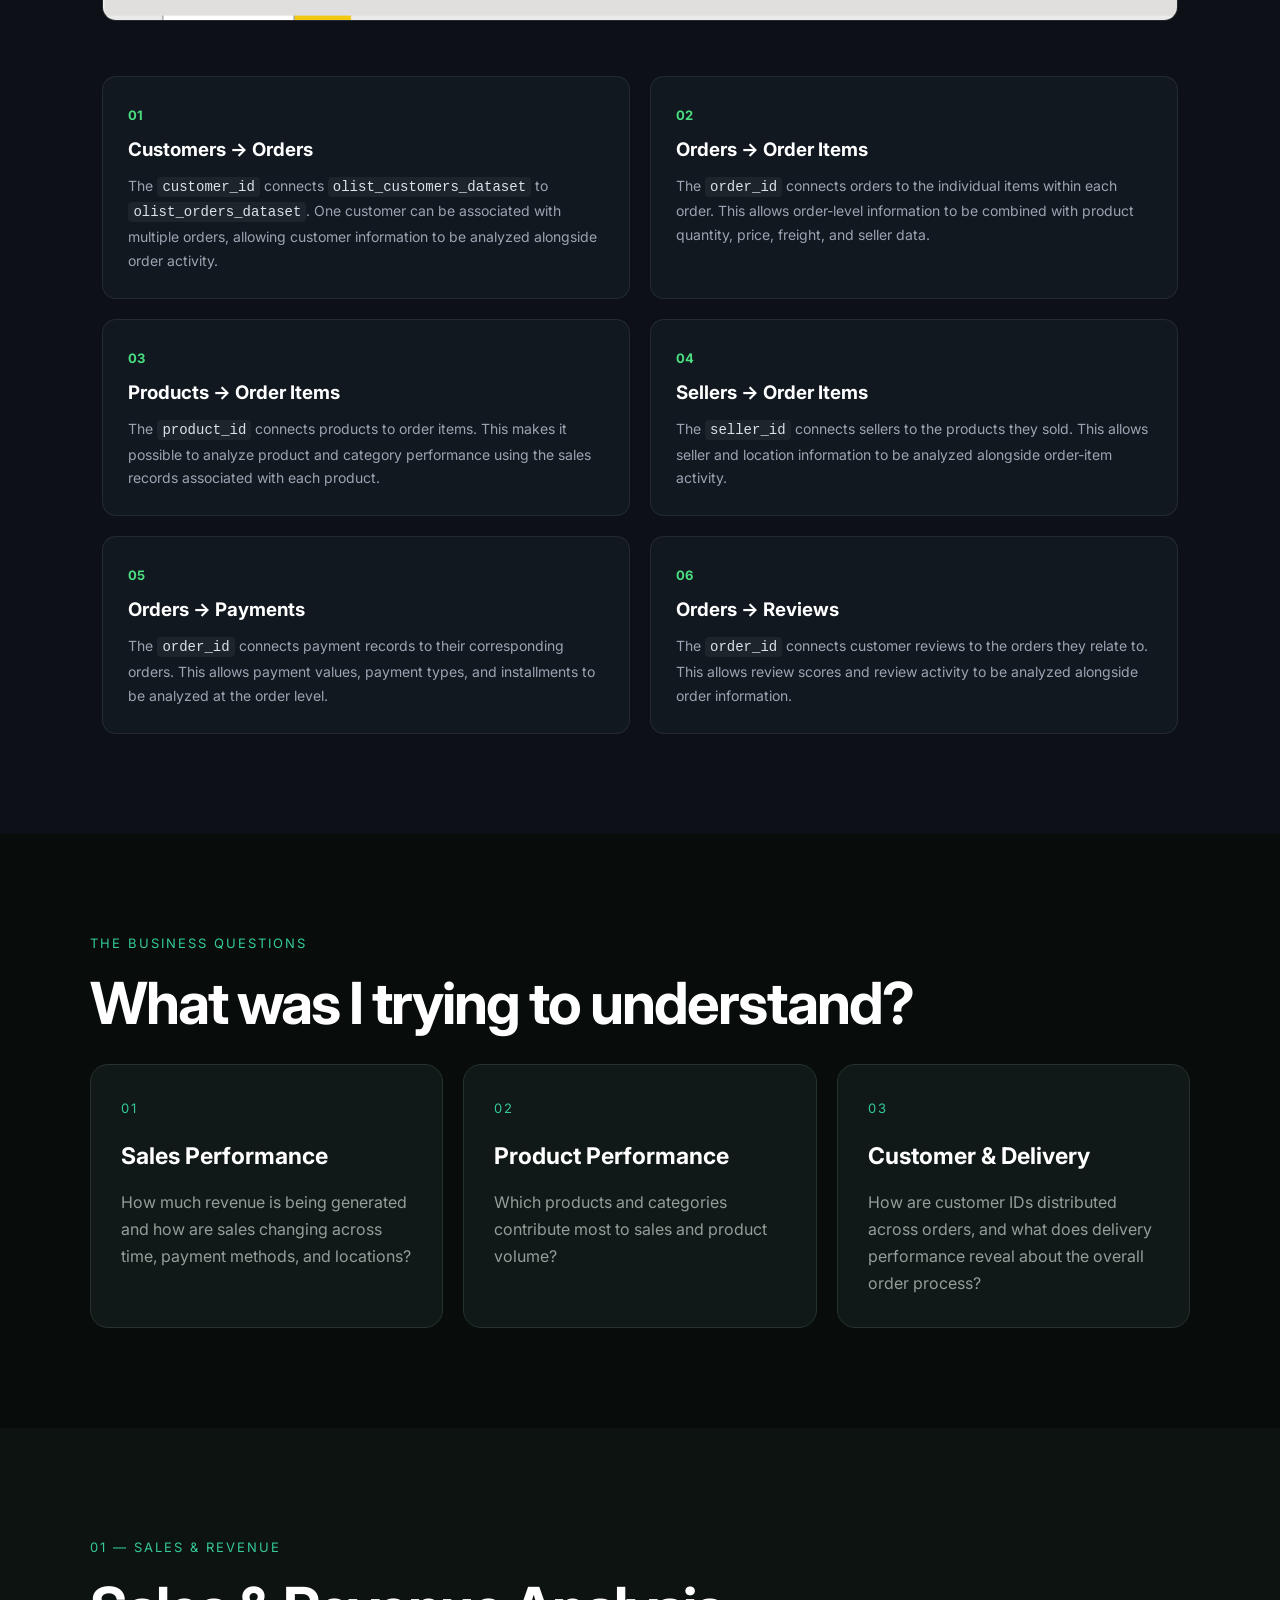
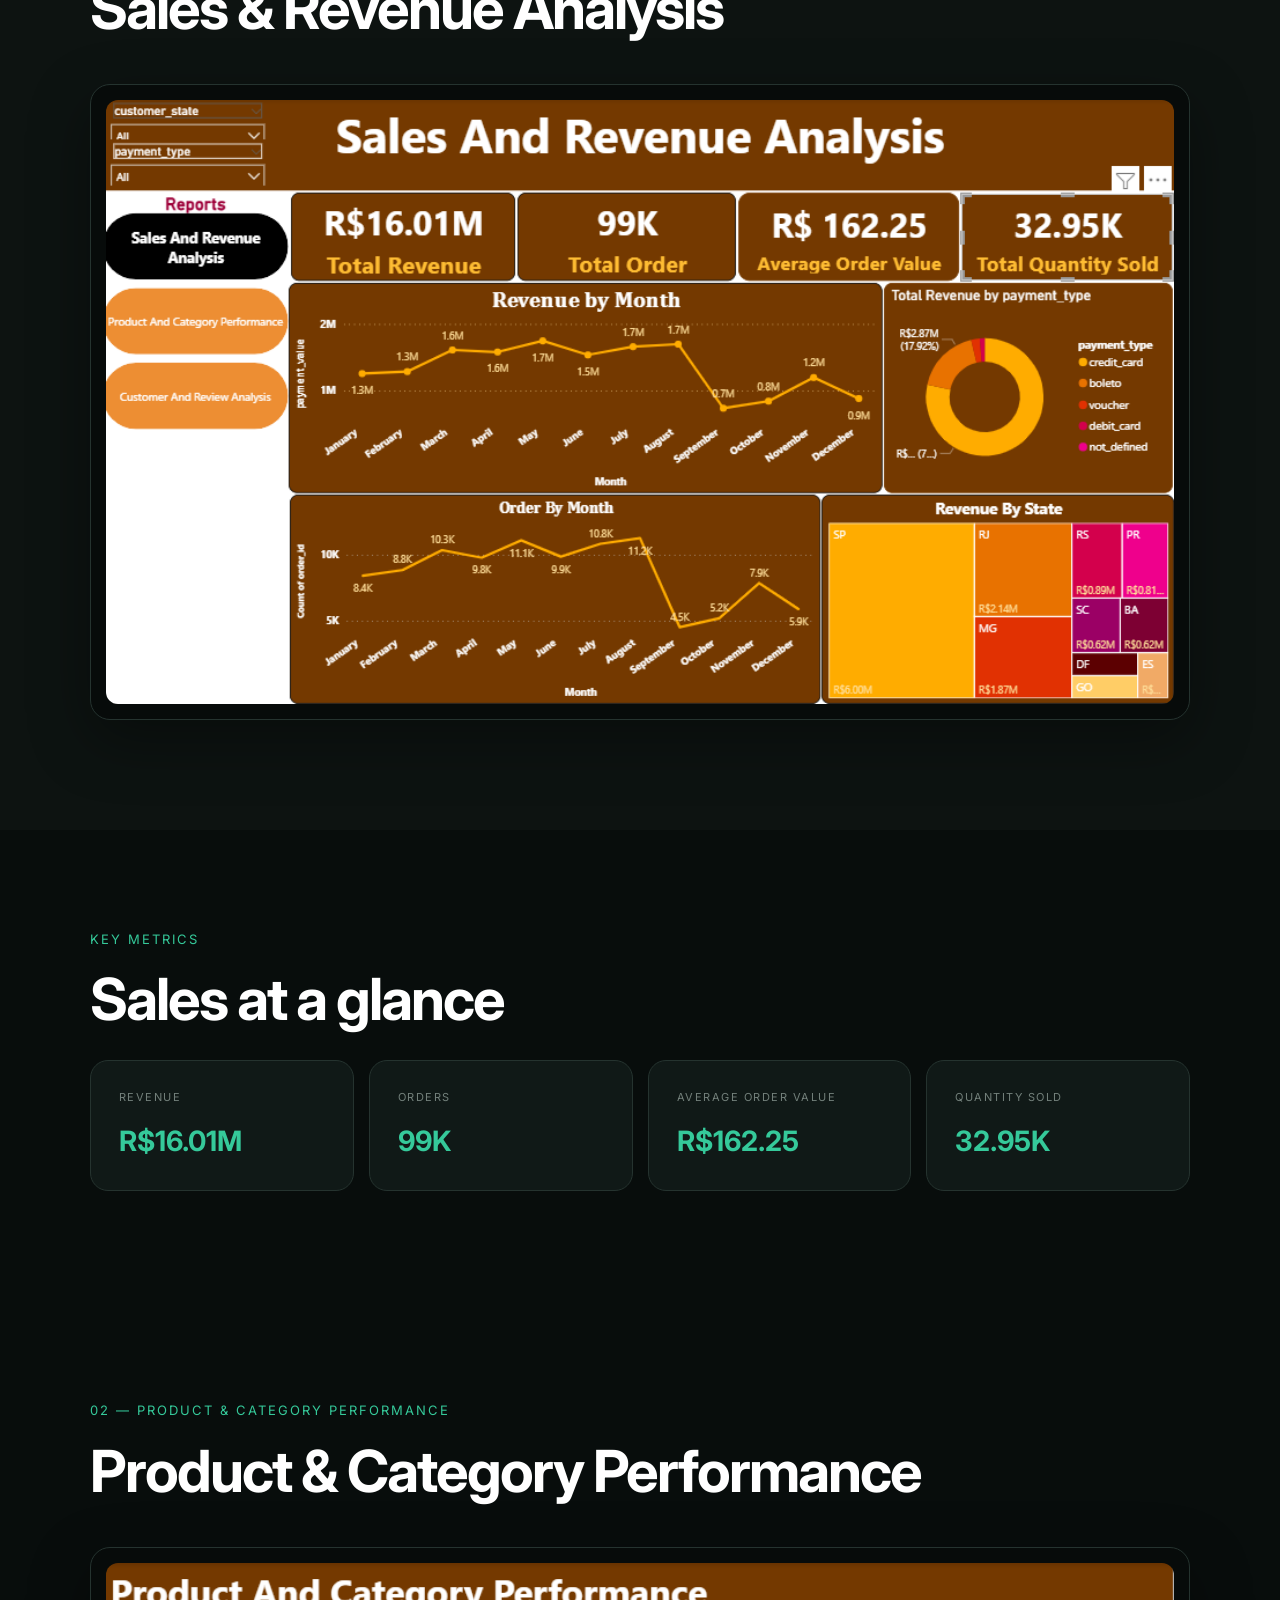
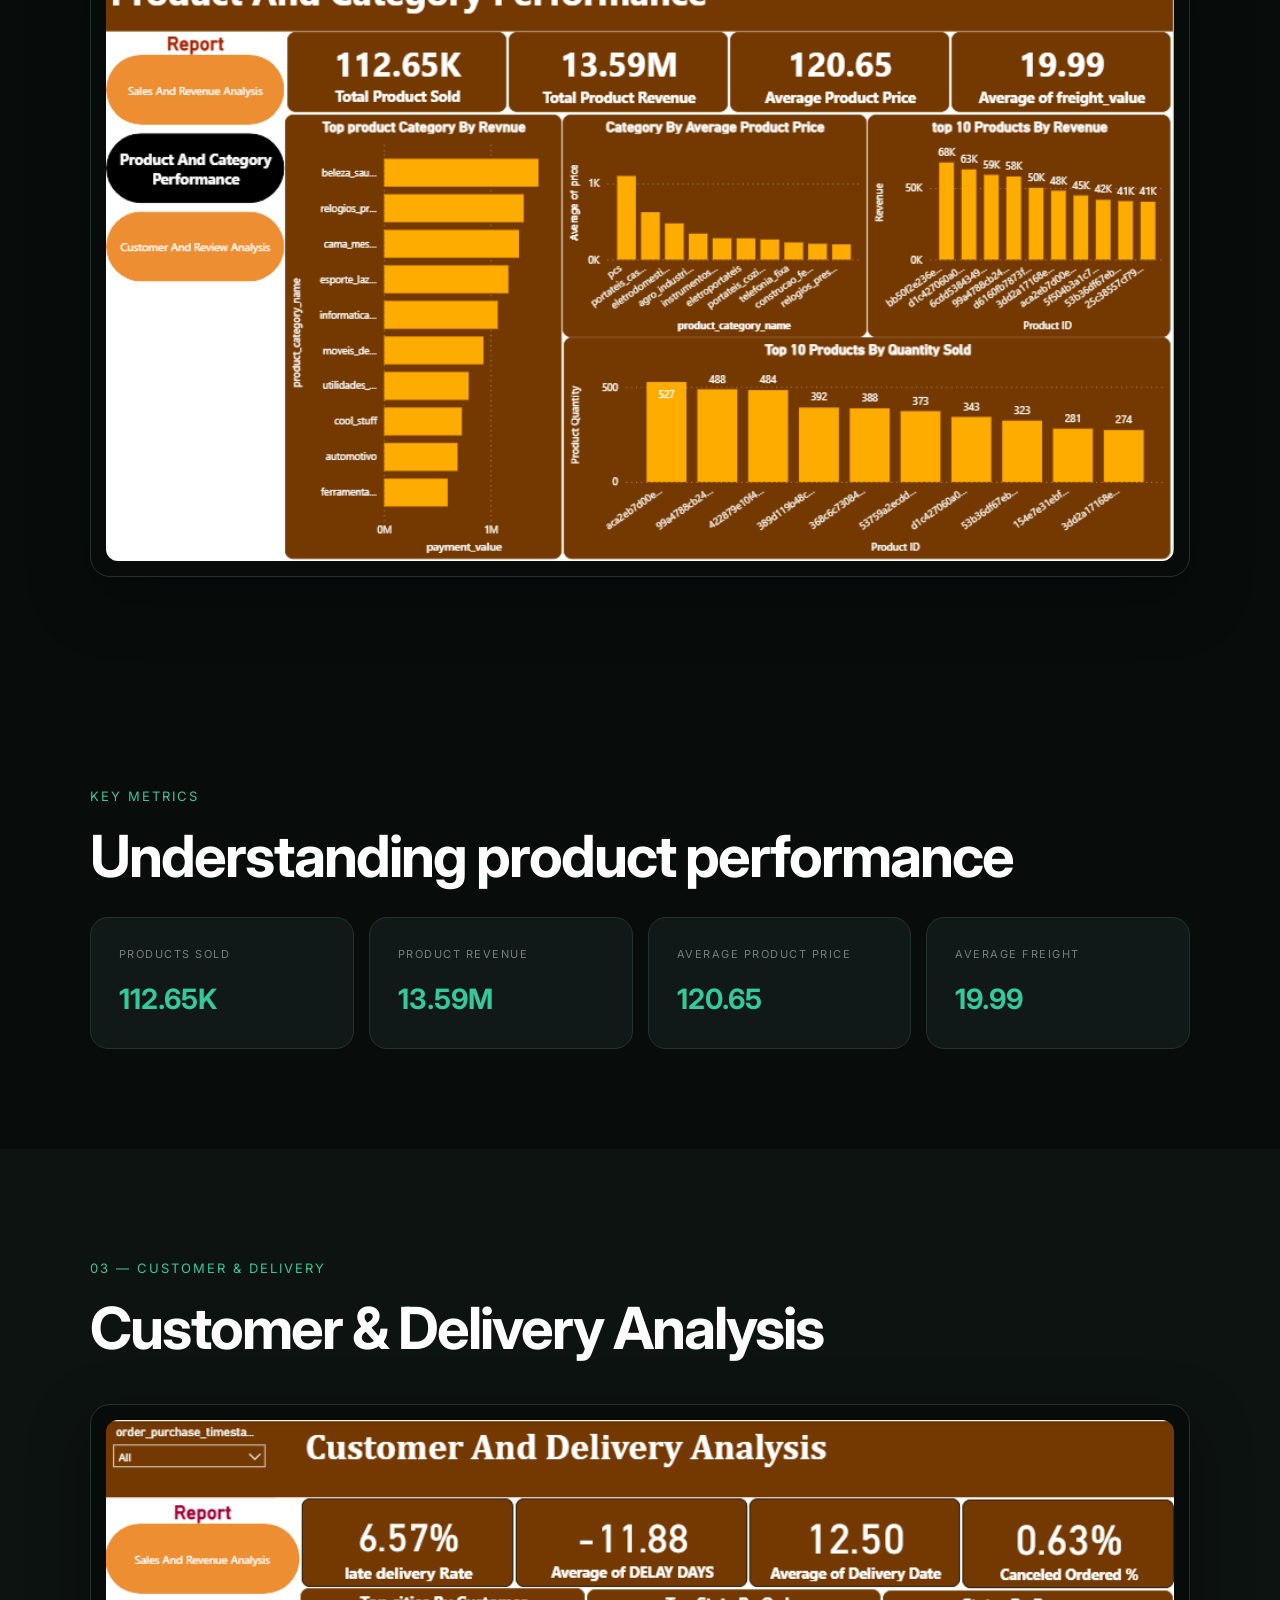
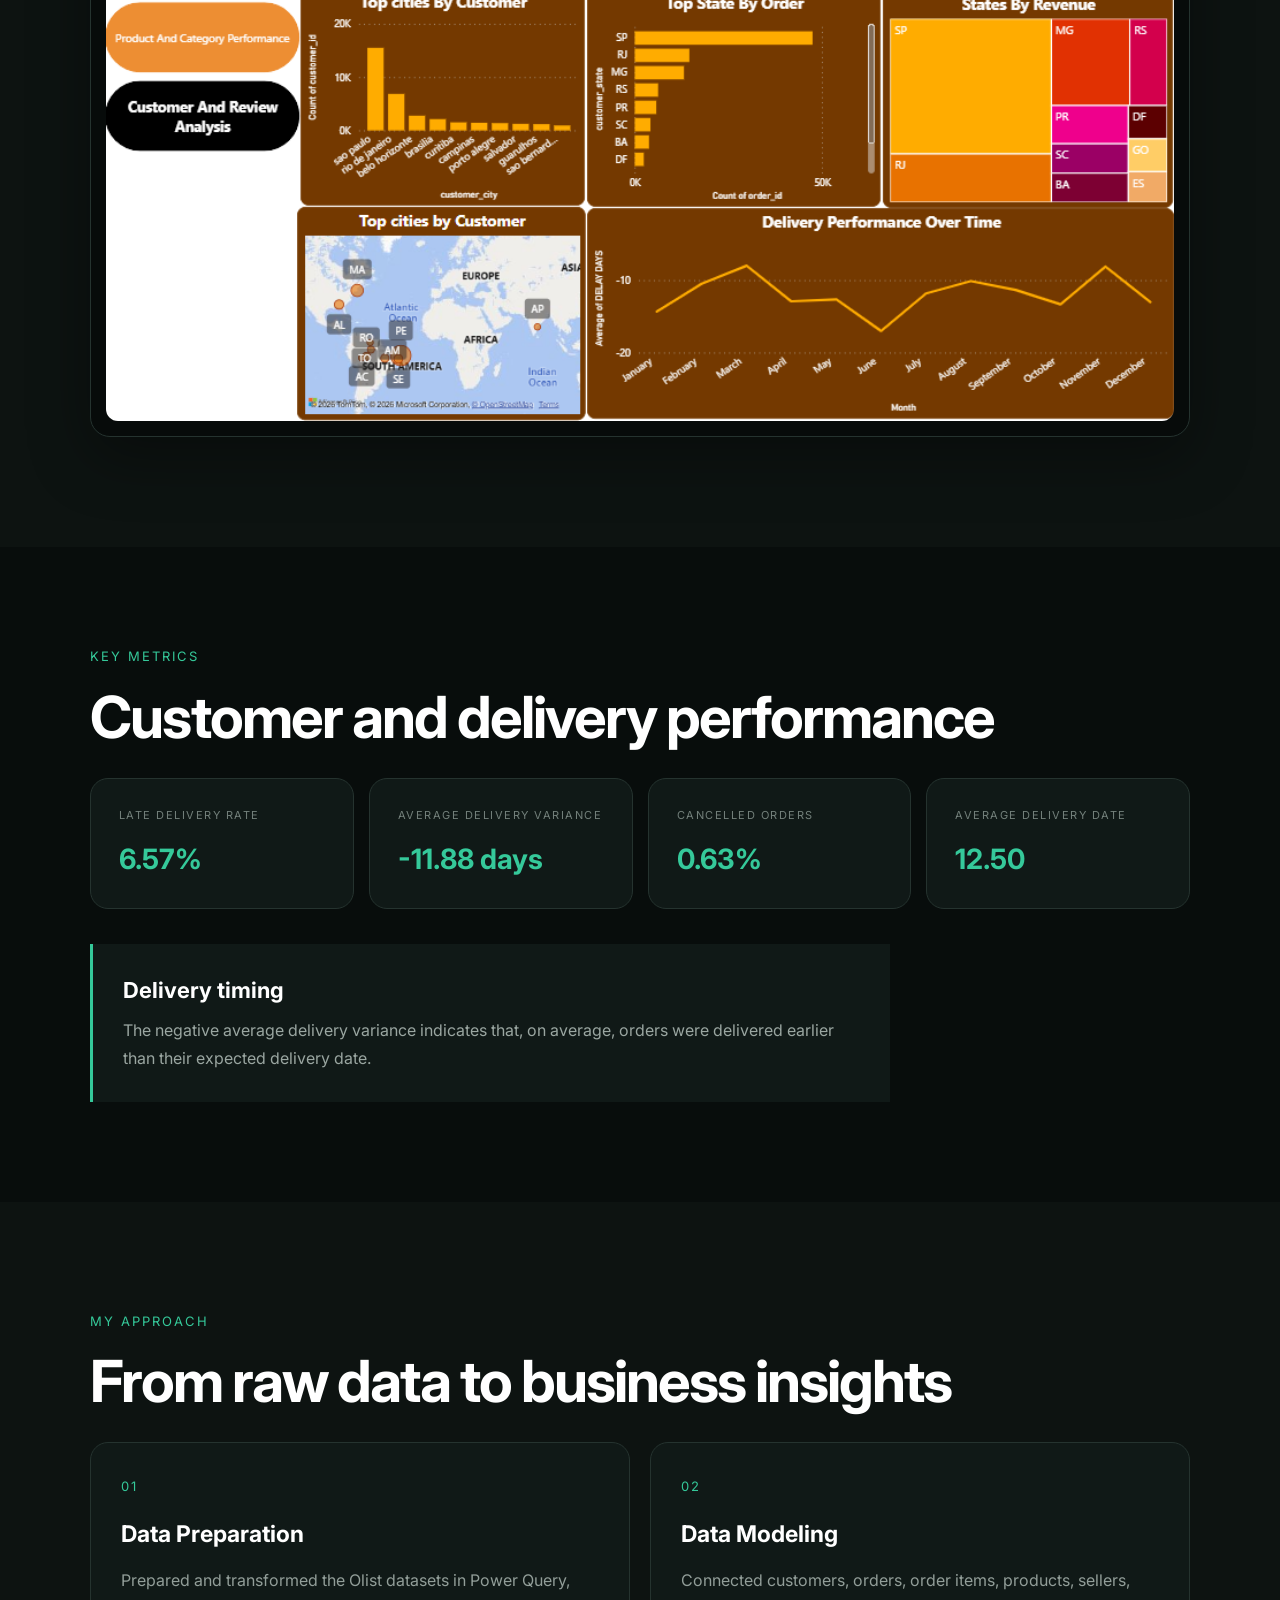
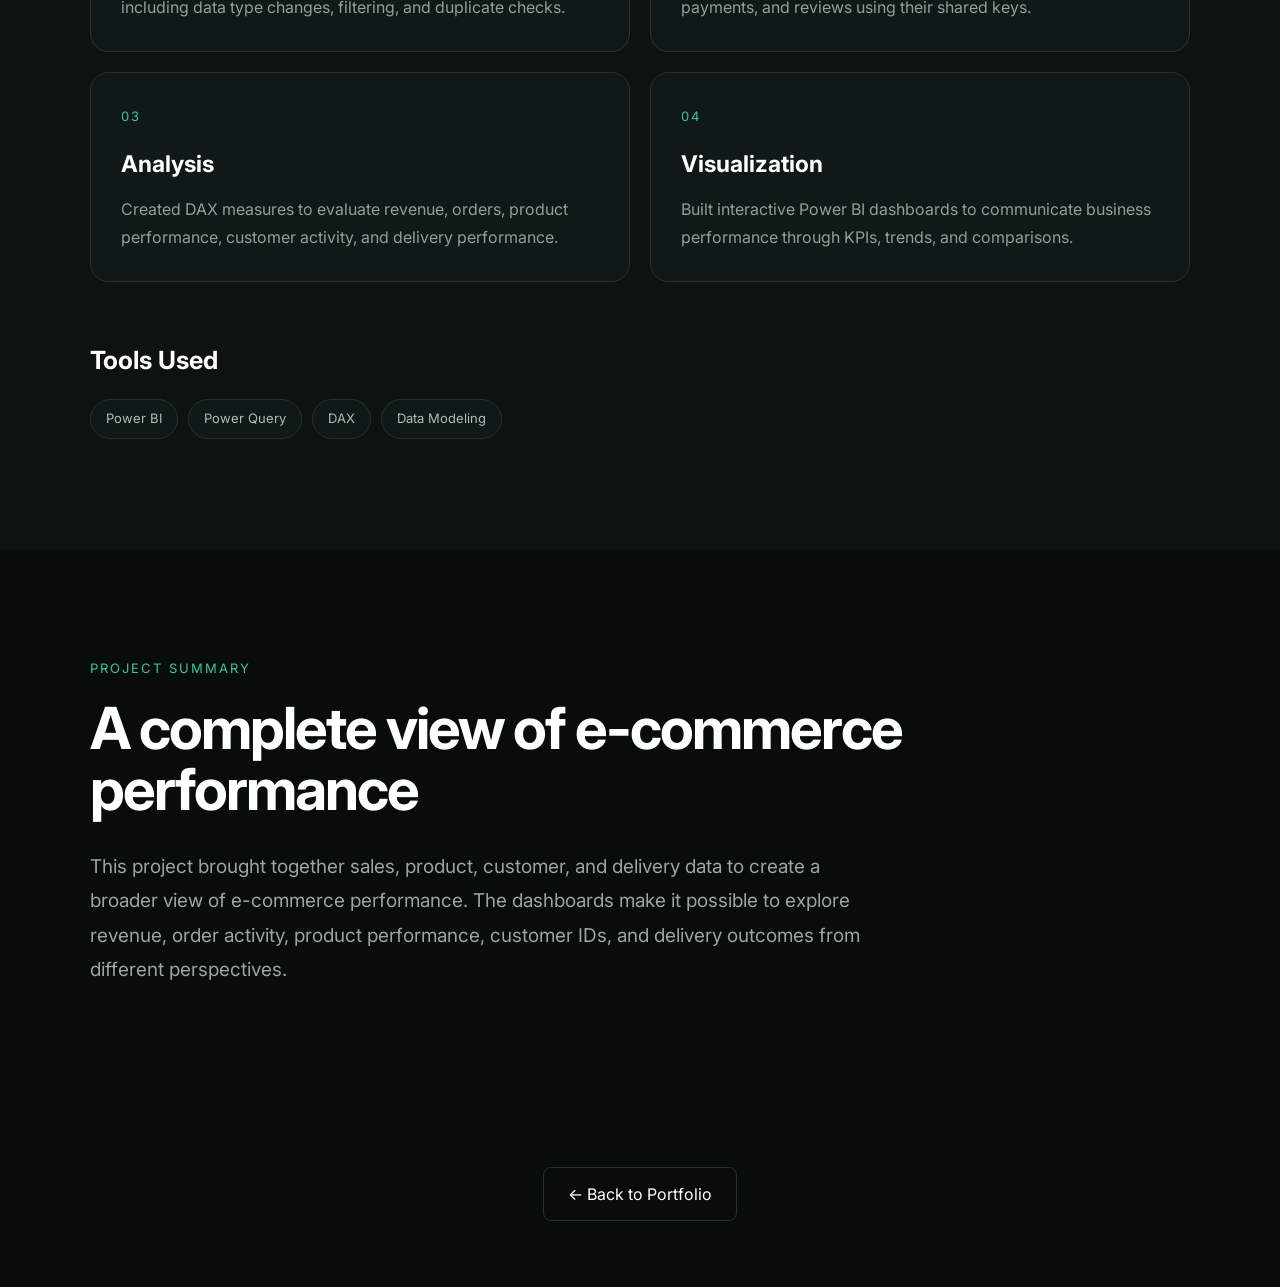
<file: project2.html>
<!DOCTYPE html>
<html lang="en">

<head>

    <meta charset="UTF-8">
    <meta name="viewport" content="width=device-width, initial-scale=1.0">

    <title>E-Commerce Sales & Operations Analysis | Toheeb</title>

    <link rel="preconnect" href="https://fonts.googleapis.com">
    <link rel="preconnect" href="https://fonts.gstatic.com" crossorigin>

    <link
        href="https://fonts.googleapis.com/css2?family=Inter:wght@400;500;600;700;800&display=swap"
        rel="stylesheet"
    >

    <link rel="stylesheet" href="style.css">


    <!-- PROJECT 2 ADDITIONAL STYLES -->
    <style>

        /* =========================
           DATA STRUCTURE
        ========================== */

        .project2-data-structure {
            padding: 100px 8%;
            background: #0d1117;
        }

        .project2-data-structure-heading {
            max-width: 850px;
            margin-bottom: 50px;
        }

        .project2-data-structure-heading h2 {
            margin-top: 10px;
        }

        .project2-data-structure-heading p:last-child {
            color: #a7adb8;
            line-height: 1.8;
            margin-top: 18px;
        }


        .project2-table-grid {
            display: grid;
            grid-template-columns: repeat(2, 1fr);
            gap: 22px;
        }

        .project2-table-card {
            background: #111820;
            border: 1px solid rgba(255,255,255,0.08);
            border-radius: 14px;
            padding: 28px;
        }

        .project2-table-card h3 {
            margin-bottom: 8px;
            color: #ffffff;
        }

        .project2-table-card .table-purpose {
            color: #8f98a6;
            font-size: 14px;
            margin-bottom: 20px;
        }

        .project2-columns {
            display: flex;
            flex-wrap: wrap;
            gap: 8px;
        }

        .project2-columns span {
            background: rgba(74, 222, 128, 0.08);
            border: 1px solid rgba(74, 222, 128, 0.18);
            color: #b9c2ce;
            padding: 7px 10px;
            border-radius: 6px;
            font-size: 12px;
        }


        /* =========================
           POWER QUERY
        ========================== */

        .project2-power-query {
            padding: 100px 8%;
        }

        .project2-power-query-content {
            max-width: 900px;
            margin-bottom: 45px;
        }

        .project2-power-query-content h2 {
            margin-top: 10px;
        }

        .project2-power-query-content p:last-child {
            color: #a7adb8;
            line-height: 1.8;
            margin-top: 18px;
        }

        .project2-process-list {
            display: grid;
            grid-template-columns: repeat(4, 1fr);
            gap: 18px;
            margin-bottom: 45px;
        }

        .project2-process-card {
            background: #111820;
            border: 1px solid rgba(255,255,255,0.08);
            border-radius: 12px;
            padding: 22px;
        }

        .project2-process-card span {
            color: #4ade80;
            font-size: 13px;
            font-weight: 700;
        }

        .project2-process-card h3 {
            margin: 12px 0 8px;
            font-size: 17px;
        }

        .project2-process-card p {
            color: #969fac;
            font-size: 14px;
            line-height: 1.6;
        }

        .project2-process-image {
            width: 100%;
            overflow: hidden;
            border-radius: 14px;
            border: 1px solid rgba(255,255,255,0.08);
            background: #111820;
        }

        .project2-process-image img {
            width: 100%;
            display: block;
        }


        /* =========================
           DATA MODEL
        ========================== */

        .project2-model {
            padding: 100px 8%;
            background: #0d1117;
        }

        .project2-model-content {
            max-width: 900px;
            margin-bottom: 45px;
        }

        .project2-model-content h2 {
            margin-top: 10px;
        }

        .project2-model-content p:last-child {
            color: #a7adb8;
            line-height: 1.8;
            margin-top: 18px;
        }

        .project2-model-image {
            width: 100%;
            overflow: hidden;
            border-radius: 14px;
            border: 1px solid rgba(255,255,255,0.08);
            background: #111820;
            margin-bottom: 55px;
        }

        .project2-model-image img {
            width: 100%;
            display: block;
        }

        .project2-relationships {
            display: grid;
            grid-template-columns: repeat(2, 1fr);
            gap: 20px;
        }

        .project2-relationship-card {
            background: #111820;
            border: 1px solid rgba(255,255,255,0.08);
            border-radius: 14px;
            padding: 25px;
        }

        .project2-relationship-card span {
            color: #4ade80;
            font-size: 13px;
            font-weight: 700;
        }

        .project2-relationship-card h3 {
            margin: 10px 0;
        }

        .project2-relationship-card p {
            color: #9ba4b1;
            line-height: 1.7;
            font-size: 14px;
        }

        .project2-relationship-card code {
            color: #dce2ea;
            background: rgba(255,255,255,0.05);
            padding: 2px 5px;
            border-radius: 4px;
        }


        /* =========================
           RESPONSIVE
        ========================== */

        @media (max-width: 900px) {

            .project2-table-grid,
            .project2-relationships {
                grid-template-columns: 1fr;
            }

            .project2-process-list {
                grid-template-columns: repeat(2, 1fr);
            }

        }

        @media (max-width: 600px) {

            .project2-data-structure,
            .project2-power-query,
            .project2-model {
                padding: 70px 5%;
            }

            .project2-process-list {
                grid-template-columns: 1fr;
            }

            .project2-table-card,
            .project2-relationship-card {
                padding: 22px;
            }

        }

    </style>

</head>


<body>


<header class="project2-header">

    <nav>

        <div class="logo">TOHEEB</div>

        <div class="nav-links">

            <a href="index.html">Home</a>

            <a href="index.html#about">About</a>

            <a href="index.html#skills">Skills</a>

            <a href="index.html#projects">Projects</a>

            <a href="index.html#contact">Contact</a>

        </div>

    </nav>

</header>



<main>


    <!-- =========================
         PROJECT HERO
    ========================== -->

    <section class="project2-hero">

        <div class="project2-hero-content">

            <p class="project2-label">
                POWER BI PROJECT
            </p>

            <h1>
                E-Commerce Sales & Operations Analysis
            </h1>

            <p class="project2-description">

                An interactive analysis exploring sales performance,
                product and category performance, customer activity,
                order trends, and delivery operations.

            </p>

            <div class="project2-tools">

                <span>Power BI</span>
                <span>DAX</span>
                <span>Power Query</span>
                <span>Data Modeling</span>

            </div>

        </div>

    </section>



    <!-- =========================
         PROJECT OVERVIEW
    ========================== -->

    <section class="project2-overview">

        <div class="project2-section-heading">

            <p class="project2-label">
                PROJECT OVERVIEW
            </p>

            <h2>
                Understanding the business from multiple angles
            </h2>

        </div>

        <p class="project2-overview-text">

            This project analyzes an e-commerce dataset to understand
            revenue generation, order activity, product performance,
            customer activity, and delivery operations.

            The analysis combines multiple business areas into
            interactive Power BI dashboards to make performance
            patterns easier to explore and interpret.

        </p>

    </section>



    <!-- =========================
         DATA STRUCTURE
    ========================== -->

    <section class="project2-data-structure">

        <div class="project2-data-structure-heading">

            <p class="project2-label">
                DATA STRUCTURE
            </p>

            <h2>
                Understanding the tables behind the analysis
            </h2>

            <p>

                The project uses multiple related Olist tables.
                Each table provides a different part of the e-commerce
                process, from customers and orders to products,
                sellers, payments, and reviews.

            </p>

        </div>


        <div class="project2-table-grid">


            <!-- CUSTOMERS -->

            <div class="project2-table-card">

                <h3>
                    olist_customers_dataset
                </h3>

                <p class="table-purpose">
                    Customer information and location.
                </p>

                <div class="project2-columns">

                    <span>customer_id</span>
                    <span>customer_unique_id</span>
                    <span>customer_zip_code</span>
                    <span>customer_city</span>
                    <span>customer_state</span>

                </div>

            </div>



            <!-- ORDERS -->

            <div class="project2-table-card">

                <h3>
                    olist_orders_dataset
                </h3>

                <p class="table-purpose">
                    Order status, timestamps, and delivery information.
                </p>

                <div class="project2-columns">

                    <span>order_id</span>
                    <span>customer_id</span>
                    <span>order_status</span>
                    <span>order_purchase_timestamp</span>
                    <span>order_approved_at</span>
                    <span>order_delivered_carrier_date</span>
                    <span>order_delivered_customer_date</span>
                    <span>order_estimated_delivery_date</span>

                </div>

            </div>



            <!-- ORDER ITEMS -->

            <div class="project2-table-card">

                <h3>
                    olist_order_items_dataset
                </h3>

                <p class="table-purpose">
                    Products and sellers associated with each order.
                </p>

                <div class="project2-columns">

                    <span>order_id</span>
                    <span>order_item_id</span>
                    <span>product_id</span>
                    <span>seller_id</span>
                    <span>price</span>
                    <span>freight_value</span>

                </div>

            </div>



            <!-- PAYMENTS -->

            <div class="project2-table-card">

                <h3>
                    olist_order_payments_dataset
                </h3>

                <p class="table-purpose">
                    Payment method and payment value information.
                </p>

                <div class="project2-columns">

                    <span>order_id</span>
                    <span>payment_sequential</span>
                    <span>payment_type</span>
                    <span>payment_installments</span>
                    <span>payment_value</span>

                </div>

            </div>



            <!-- REVIEWS -->

            <div class="project2-table-card">

                <h3>
                    olist_order_reviews_dataset
                </h3>

                <p class="table-purpose">
                    Customer review and rating information.
                </p>

                <div class="project2-columns">

                    <span>review_id</span>
                    <span>order_id</span>
                    <span>review_score</span>
                    <span>review_creation_date</span>
                    <span>review_answer_timestamp</span>

                </div>

            </div>



            <!-- PRODUCTS -->

            <div class="project2-table-card">

                <h3>
                    olist_products_dataset
                </h3>

                <p class="table-purpose">
                    Product and category information.
                </p>

                <div class="project2-columns">

                    <span>product_id</span>
                    <span>product_category_name</span>

                </div>

            </div>



            <!-- SELLERS -->

            <div class="project2-table-card">

                <h3>
                    olist_sellers_dataset
                </h3>

                <p class="table-purpose">
                    Seller identity and location information.
                </p>

                <div class="project2-columns">

                    <span>seller_id</span>
                    <span>seller_zip_code_prefix</span>
                    <span>seller_city</span>
                    <span>seller_state</span>

                </div>

            </div>


        </div>

    </section>



    <!-- =========================
         POWER QUERY
    ========================== -->

    <section class="project2-power-query">

        <div class="project2-power-query-content">

            <p class="project2-label">
                DATA PREPARATION
            </p>

            <h2>
                Cleaning and preparing the Olist data
            </h2>

            <p>

                I used Power Query to prepare the raw Olist tables
                before bringing them into the Power BI data model.
                The preparation process included reviewing the source
                data, promoting headers, changing data types,
                filtering records, and removing duplicates where required.

            </p>

        </div>


        <div class="project2-process-list">


            <div class="project2-process-card">

                <span>01</span>

                <h3>
                    Source
                </h3>

                <p>
                    Loaded the individual Olist datasets into Power Query.
                </p>

            </div>



            <div class="project2-process-card">

                <span>02</span>

                <h3>
                    Data Types
                </h3>

                <p>
                    Reviewed and assigned appropriate data types
                    to the columns used for analysis.
                </p>

            </div>



            <div class="project2-process-card">

                <span>03</span>

                <h3>
                    Filtering
                </h3>

                <p>
                    Applied filtering steps where necessary to
                    prepare the data for reporting.
                </p>

            </div>



            <div class="project2-process-card">

                <span>04</span>

                <h3>
                    Duplicates
                </h3>

                <p>
                    Checked and removed duplicate records where
                    appropriate during preparation.
                </p>

            </div>


        </div>


        <div class="project2-process-image">

            <img
                src="image/project2-power-query.png"
                alt="Olist Power Query data preparation"
            >

        </div>

    </section>



    <!-- =========================
         DATA MODELING
    ========================== -->

    <section class="project2-model">

        <div class="project2-model-content">

            <p class="project2-label">
                DATA MODELING
            </p>

            <h2>
                Connecting the data for analysis
            </h2>

            <p>

                After preparing the individual datasets, I connected
                the tables in Power BI using their shared keys.
                This created a relational model that allowed sales,
                products, customers, sellers, payments, reviews,
                and delivery information to be analyzed together.

            </p>

        </div>


        <div class="project2-model-image">

            <img
                src="image/project2-data-model.png"
                alt="Olist Power BI data model"
            >

        </div>


        <div class="project2-relationships">


            <!-- RELATIONSHIP 01 -->

            <div class="project2-relationship-card">

                <span>01</span>

                <h3>
                    Customers → Orders
                </h3>

                <p>

                    The <code>customer_id</code> connects
                    <code>olist_customers_dataset</code> to
                    <code>olist_orders_dataset</code>.

                    One customer can be associated with multiple
                    orders, allowing customer information to be
                    analyzed alongside order activity.

                </p>

            </div>



            <!-- RELATIONSHIP 02 -->

            <div class="project2-relationship-card">

                <span>02</span>

                <h3>
                    Orders → Order Items
                </h3>

                <p>

                    The <code>order_id</code> connects orders to
                    the individual items within each order.

                    This allows order-level information to be combined
                    with product quantity, price, freight, and seller data.

                </p>

            </div>



            <!-- RELATIONSHIP 03 -->

            <div class="project2-relationship-card">

                <span>03</span>

                <h3>
                    Products → Order Items
                </h3>

                <p>

                    The <code>product_id</code> connects products
                    to order items.

                    This makes it possible to analyze product and
                    category performance using the sales records
                    associated with each product.

                </p>

            </div>



            <!-- RELATIONSHIP 04 -->

            <div class="project2-relationship-card">

                <span>04</span>

                <h3>
                    Sellers → Order Items
                </h3>

                <p>

                    The <code>seller_id</code> connects sellers
                    to the products they sold.

                    This allows seller and location information
                    to be analyzed alongside order-item activity.

                </p>

            </div>



            <!-- RELATIONSHIP 05 -->

            <div class="project2-relationship-card">

                <span>05</span>

                <h3>
                    Orders → Payments
                </h3>

                <p>

                    The <code>order_id</code> connects payment
                    records to their corresponding orders.

                    This allows payment values, payment types,
                    and installments to be analyzed at the order level.

                </p>

            </div>



            <!-- RELATIONSHIP 06 -->

            <div class="project2-relationship-card">

                <span>06</span>

                <h3>
                    Orders → Reviews
                </h3>

                <p>

                    The <code>order_id</code> connects customer
                    reviews to the orders they relate to.

                    This allows review scores and review activity
                    to be analyzed alongside order information.

                </p>

            </div>


        </div>

    </section>



    <!-- =========================
         BUSINESS QUESTIONS
    ========================== -->

    <section class="project2-questions">

        <p class="project2-label">
            THE BUSINESS QUESTIONS
        </p>

        <h2>
            What was I trying to understand?
        </h2>


        <div class="project2-question-grid">


            <div class="project2-question-card">

                <span>01</span>

                <h3>
                    Sales Performance
                </h3>

                <p>

                    How much revenue is being generated and how
                    are sales changing across time, payment methods,
                    and locations?

                </p>

            </div>



            <div class="project2-question-card">

                <span>02</span>

                <h3>
                    Product Performance
                </h3>

                <p>

                    Which products and categories contribute most
                    to sales and product volume?

                </p>

            </div>



            <div class="project2-question-card">

                <span>03</span>

                <h3>
                    Customer & Delivery
                </h3>

                <p>

                    How are customer IDs distributed across orders,
                    and what does delivery performance reveal about
                    the overall order process?

                </p>

            </div>


        </div>

    </section>



    <!-- =========================
         DASHBOARD 1
    ========================== -->

    <section class="project2-dashboard">

        <div class="project2-dashboard-heading">

            <p class="project2-label">
                01 — SALES & REVENUE
            </p>

            <h2>
                Sales & Revenue Analysis
            </h2>

        </div>


        <div class="project2-dashboard-image">

            <img
                src="image/project2-sales-revenue.png"
                alt="Sales and Revenue Analysis Dashboard"
            >

        </div>

    </section>



    <!-- DASHBOARD 1 METRICS -->

    <section class="project2-insights">

        <p class="project2-label">
            KEY METRICS
        </p>

        <h2>
            Sales at a glance
        </h2>


        <div class="project2-metrics-grid">


            <div class="project2-metric-card">

                <span>
                    REVENUE
                </span>

                <strong>
                    R$16.01M
                </strong>

            </div>



            <div class="project2-metric-card">

                <span>
                    ORDERS
                </span>

                <strong>
                    99K
                </strong>

            </div>



            <div class="project2-metric-card">

                <span>
                    AVERAGE ORDER VALUE
                </span>

                <strong>
                    R$162.25
                </strong>

            </div>



            <div class="project2-metric-card">

                <span>
                    QUANTITY SOLD
                </span>

                <strong>
                    32.95K
                </strong>

            </div>


        </div>

    </section>



    <!-- =========================
         DASHBOARD 2
    ========================== -->

    <section class="project2-dashboard project2-dashboard-alt">

        <div class="project2-dashboard-heading">

            <p class="project2-label">
                02 — PRODUCT & CATEGORY PERFORMANCE
            </p>

            <h2>
                Product & Category Performance
            </h2>

        </div>


        <div class="project2-dashboard-image">

            <img
                src="image/project2-product-category.png"
                alt="Product and Category Performance Dashboard"
            >

        </div>

    </section>



    <!-- DASHBOARD 2 METRICS -->

    <section class="project2-insights">

        <p class="project2-label">
            KEY METRICS
        </p>

        <h2>
            Understanding product performance
        </h2>


        <div class="project2-metrics-grid">


            <div class="project2-metric-card">

                <span>
                    PRODUCTS SOLD
                </span>

                <strong>
                    112.65K
                </strong>

            </div>



            <div class="project2-metric-card">

                <span>
                    PRODUCT REVENUE
                </span>

                <strong>
                    13.59M
                </strong>

            </div>



            <div class="project2-metric-card">

                <span>
                    AVERAGE PRODUCT PRICE
                </span>

                <strong>
                    120.65
                </strong>

            </div>



            <div class="project2-metric-card">

                <span>
                    AVERAGE FREIGHT
                </span>

                <strong>
                    19.99
                </strong>

            </div>


        </div>

    </section>



    <!-- =========================
         DASHBOARD 3
    ========================== -->

    <section class="project2-dashboard">

        <div class="project2-dashboard-heading">

            <p class="project2-label">
                03 — CUSTOMER & DELIVERY
            </p>

            <h2>
                Customer & Delivery Analysis
            </h2>

        </div>


        <div class="project2-dashboard-image">

            <img
                src="image/project2-customer-delivery.png"
                alt="Customer and Delivery Analysis Dashboard"
            >

        </div>

    </section>



    <!-- DASHBOARD 3 METRICS -->

    <section class="project2-insights">

        <p class="project2-label">
            KEY METRICS
        </p>

        <h2>
            Customer and delivery performance
        </h2>


        <div class="project2-metrics-grid">


            <div class="project2-metric-card">

                <span>
                    LATE DELIVERY RATE
                </span>

                <strong>
                    6.57%
                </strong>

            </div>



            <div class="project2-metric-card">

                <span>
                    AVERAGE DELIVERY VARIANCE
                </span>

                <strong>
                    -11.88 days
                </strong>

            </div>



            <div class="project2-metric-card">

                <span>
                    CANCELLED ORDERS
                </span>

                <strong>
                    0.63%
                </strong>

            </div>



            <div class="project2-metric-card">

                <span>
                    AVERAGE DELIVERY DATE
                </span>

                <strong>
                    12.50
                </strong>

            </div>


        </div>



        <div class="project2-insight-note">

            <h3>
                Delivery timing
            </h3>

            <p>

                The negative average delivery variance indicates that,
                on average, orders were delivered earlier than their
                expected delivery date.

            </p>

        </div>

    </section>



    <!-- =========================
         WORKFLOW
    ========================== -->

    <section class="project2-workflow">

        <p class="project2-label">
            MY APPROACH
        </p>

        <h2>
            From raw data to business insights
        </h2>


        <div class="project2-workflow-grid">


            <div class="project2-workflow-card">

                <span>01</span>

                <h3>
                    Data Preparation
                </h3>

                <p>

                    Prepared and transformed the Olist datasets
                    in Power Query, including data type changes,
                    filtering, and duplicate checks.

                </p>

            </div>



            <div class="project2-workflow-card">

                <span>02</span>

                <h3>
                    Data Modeling
                </h3>

                <p>

                    Connected customers, orders, order items,
                    products, sellers, payments, and reviews
                    using their shared keys.

                </p>

            </div>



            <div class="project2-workflow-card">

                <span>03</span>

                <h3>
                    Analysis
                </h3>

                <p>

                    Created DAX measures to evaluate revenue,
                    orders, product performance, customer activity,
                    and delivery performance.

                </p>

            </div>



            <div class="project2-workflow-card">

                <span>04</span>

                <h3>
                    Visualization
                </h3>

                <p>

                    Built interactive Power BI dashboards to
                    communicate business performance through
                    KPIs, trends, and comparisons.

                </p>

            </div>


        </div>



        <div class="project2-tools-used">

            <h3>
                Tools Used
            </h3>

            <div class="project2-tool-list">

                <span>Power BI</span>
                <span>Power Query</span>
                <span>DAX</span>
                <span>Data Modeling</span>

            </div>

        </div>

    </section>



    <!-- =========================
         PROJECT SUMMARY
    ========================== -->

    <section class="project2-summary">

        <p class="project2-label">
            PROJECT SUMMARY
        </p>

        <h2>
            A complete view of e-commerce performance
        </h2>

        <p class="project2-summary-text">

            This project brought together sales, product,
            customer, and delivery data to create a broader
            view of e-commerce performance.

            The dashboards make it possible to explore revenue,
            order activity, product performance, customer IDs,
            and delivery outcomes from different perspectives.

        </p>

    </section>



    <!-- =========================
         BACK TO PORTFOLIO
    ========================== -->

    <section class="project2-navigation">

        <a href="index.html" class="project2-back-btn">
            ← Back to Portfolio
        </a>

    </section>


</main>


</body>

</html>
</file>
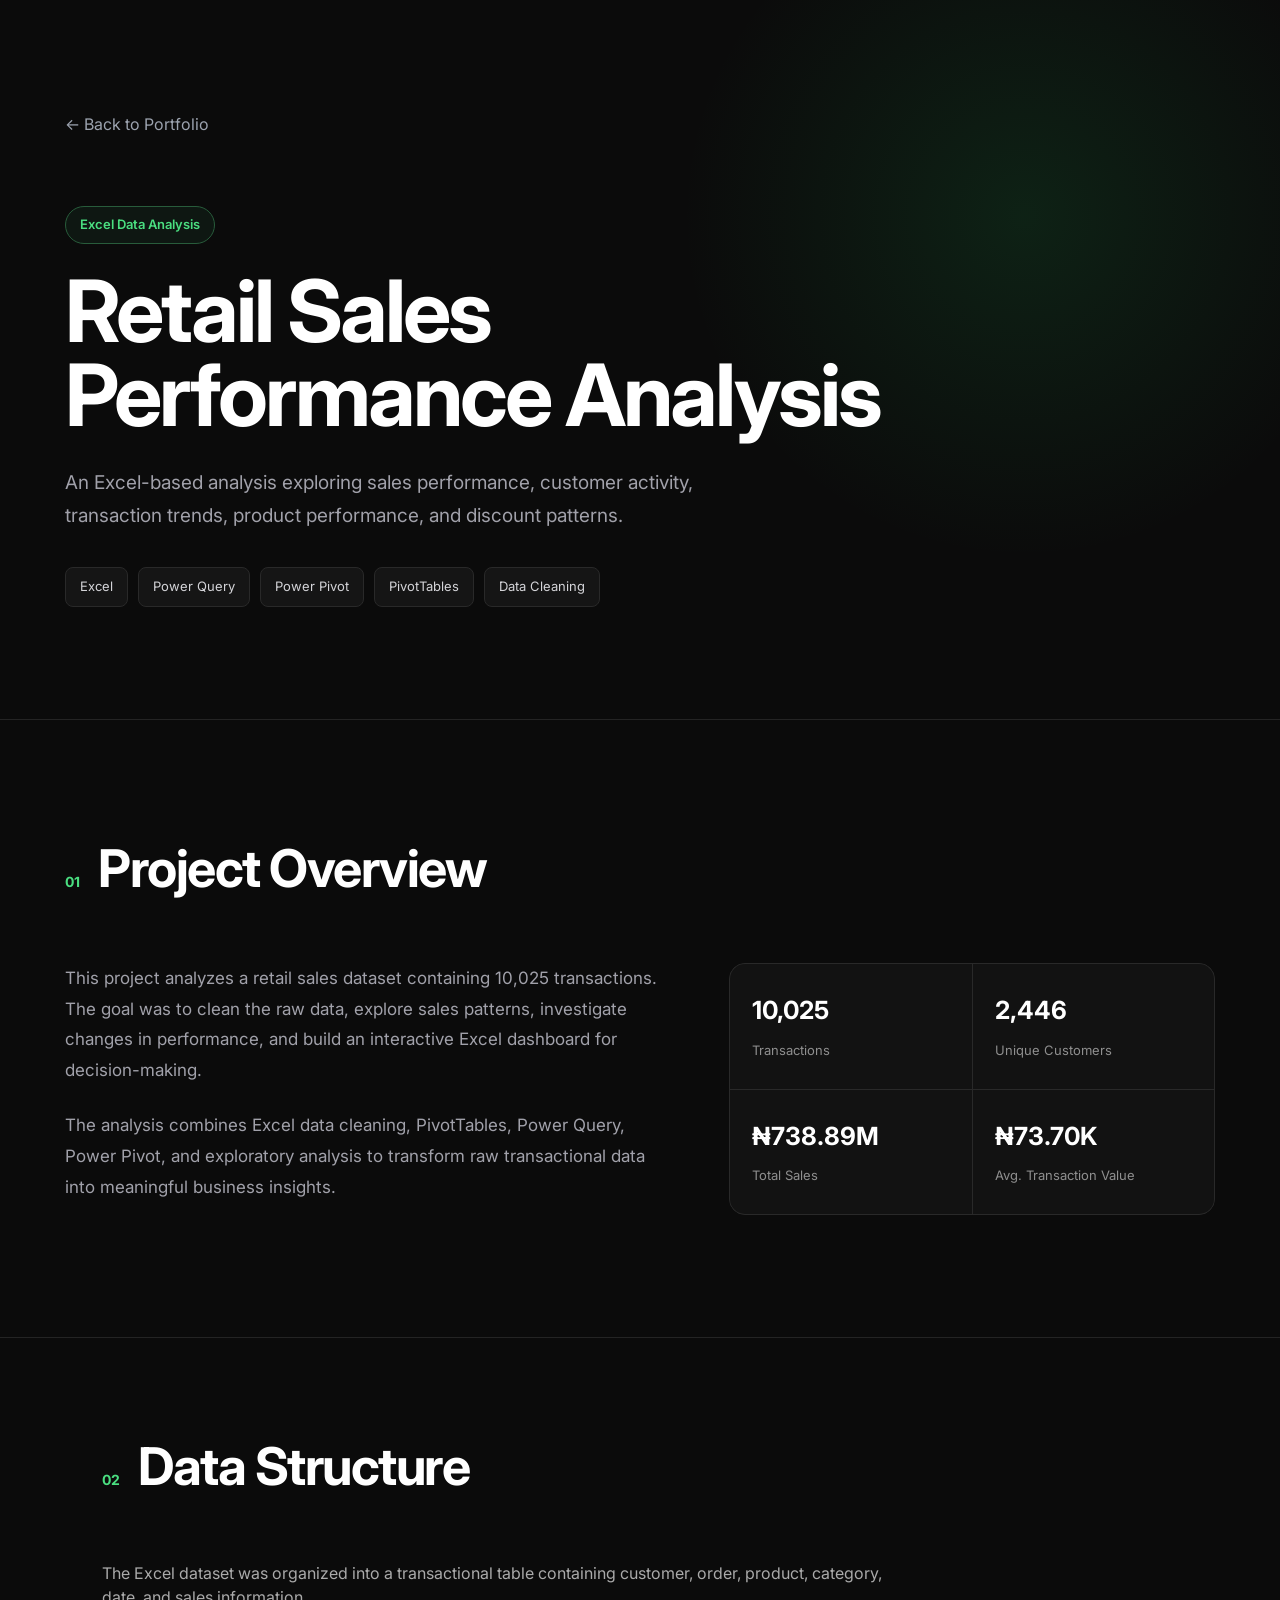
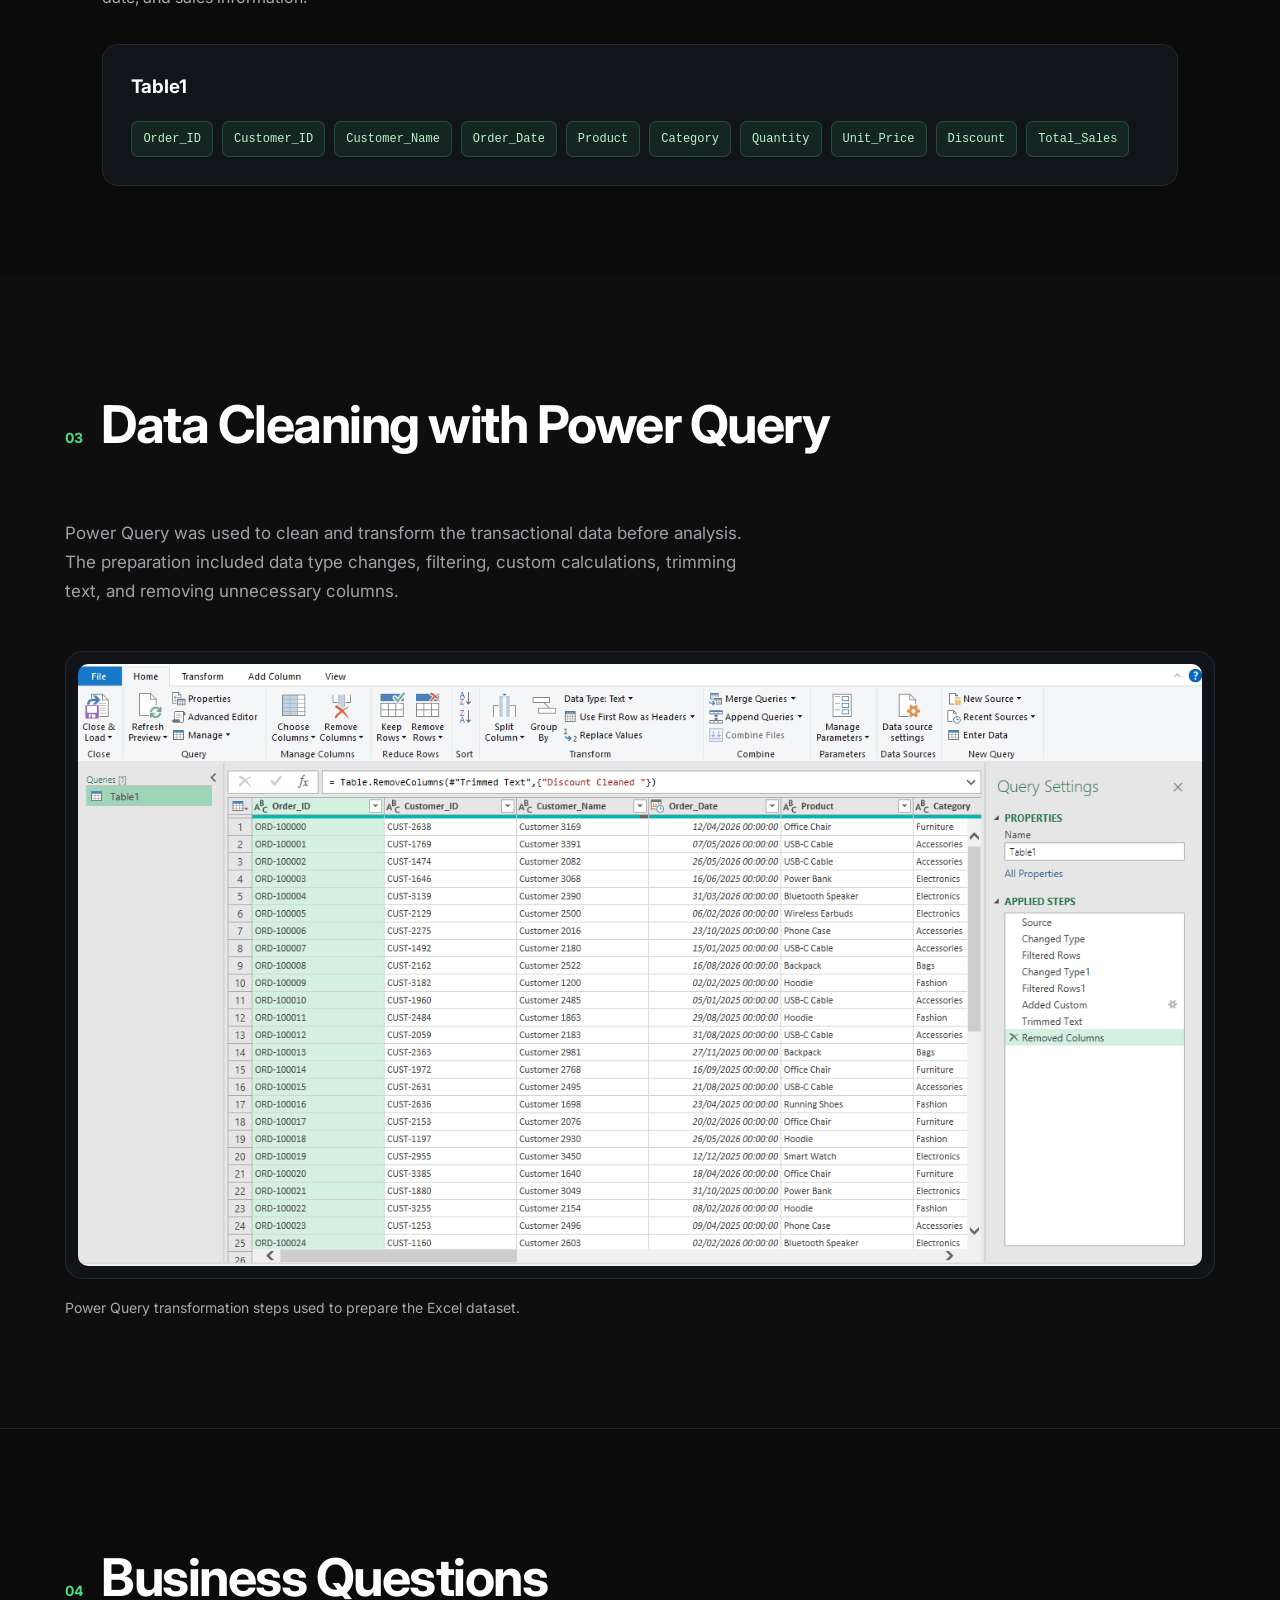
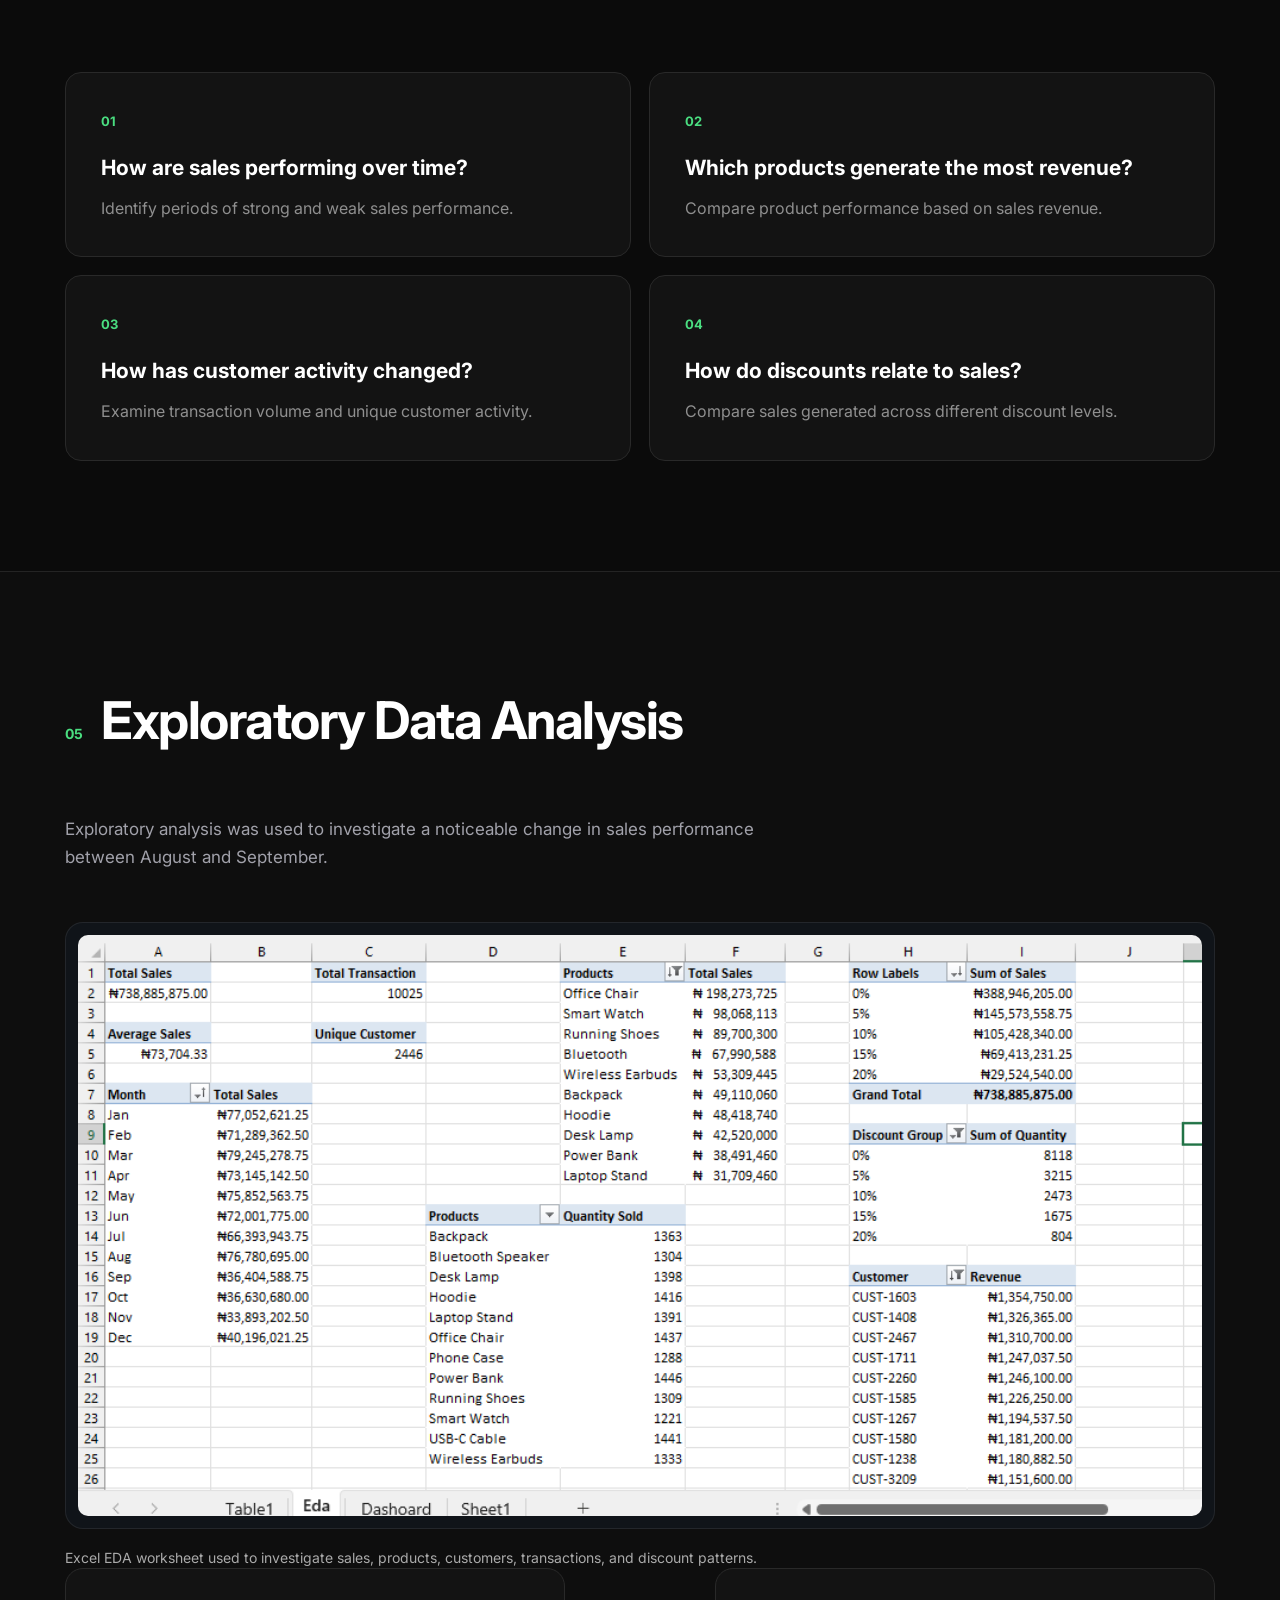
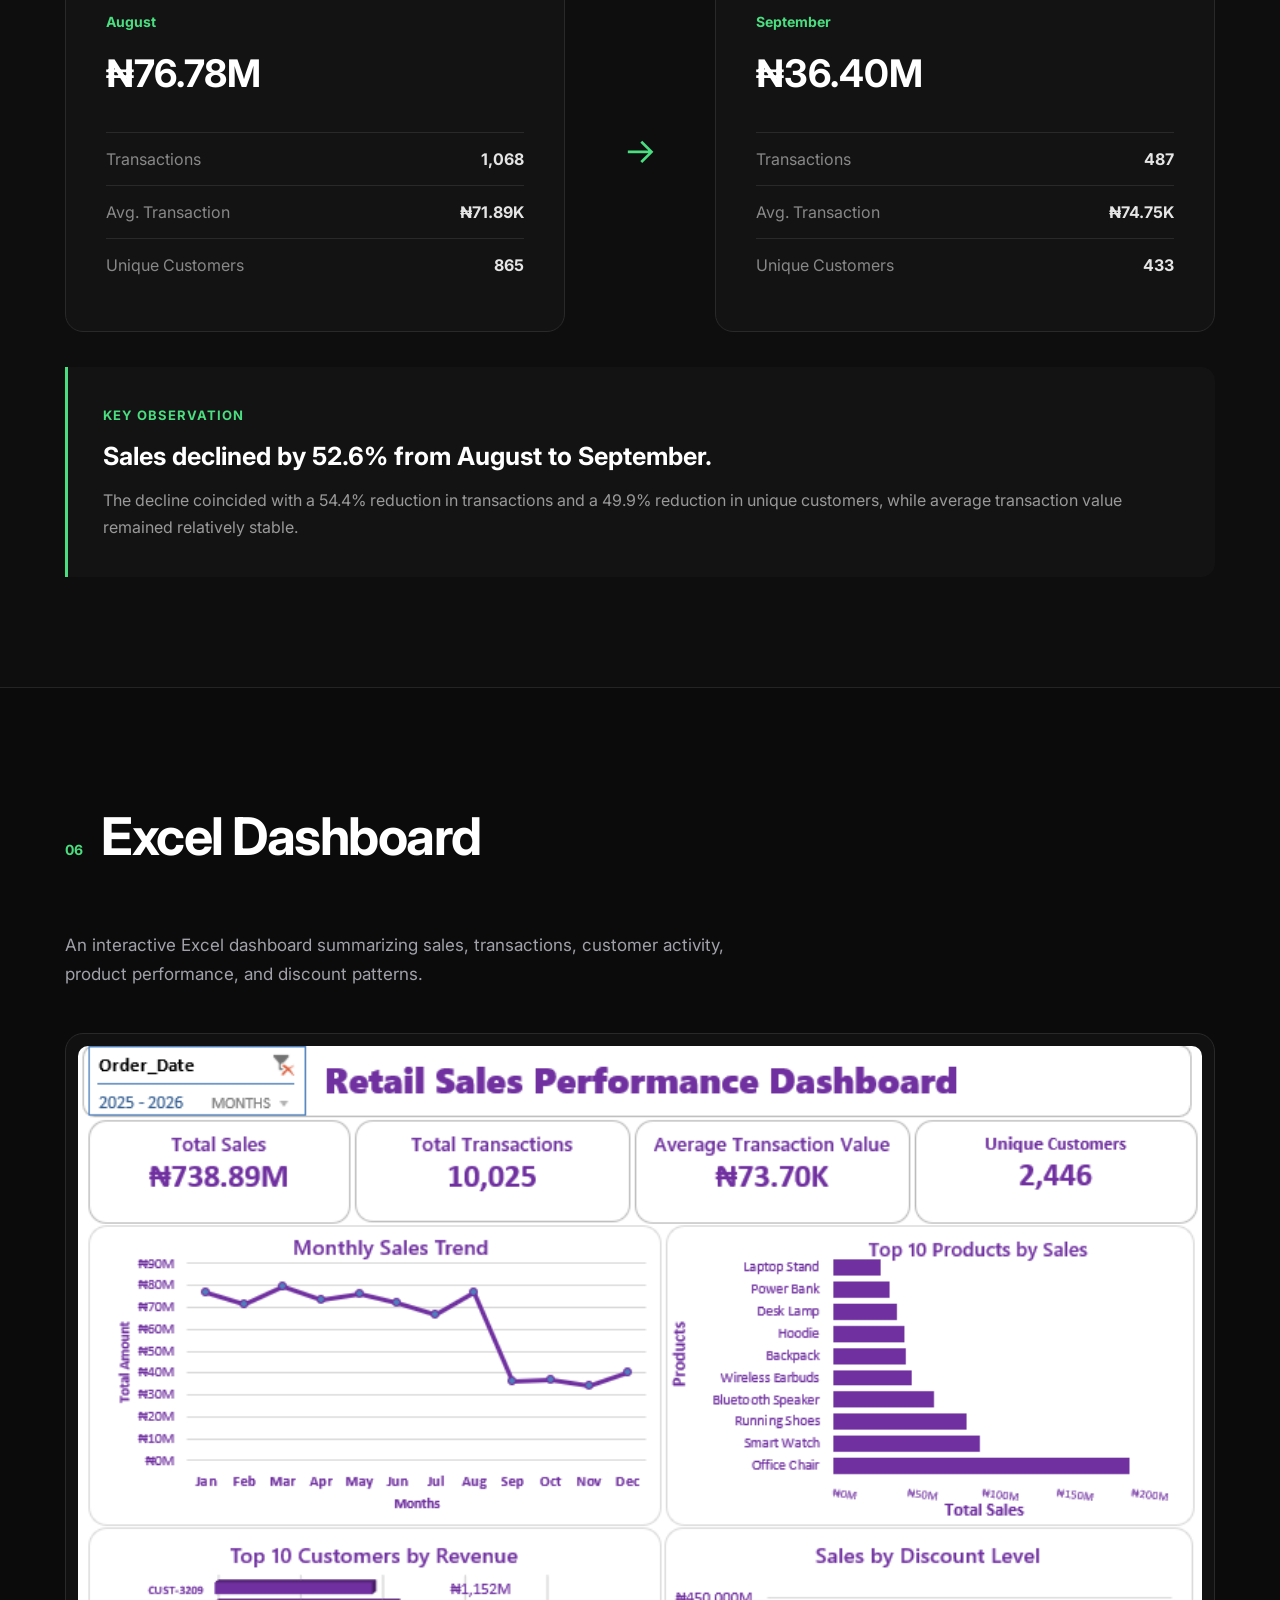
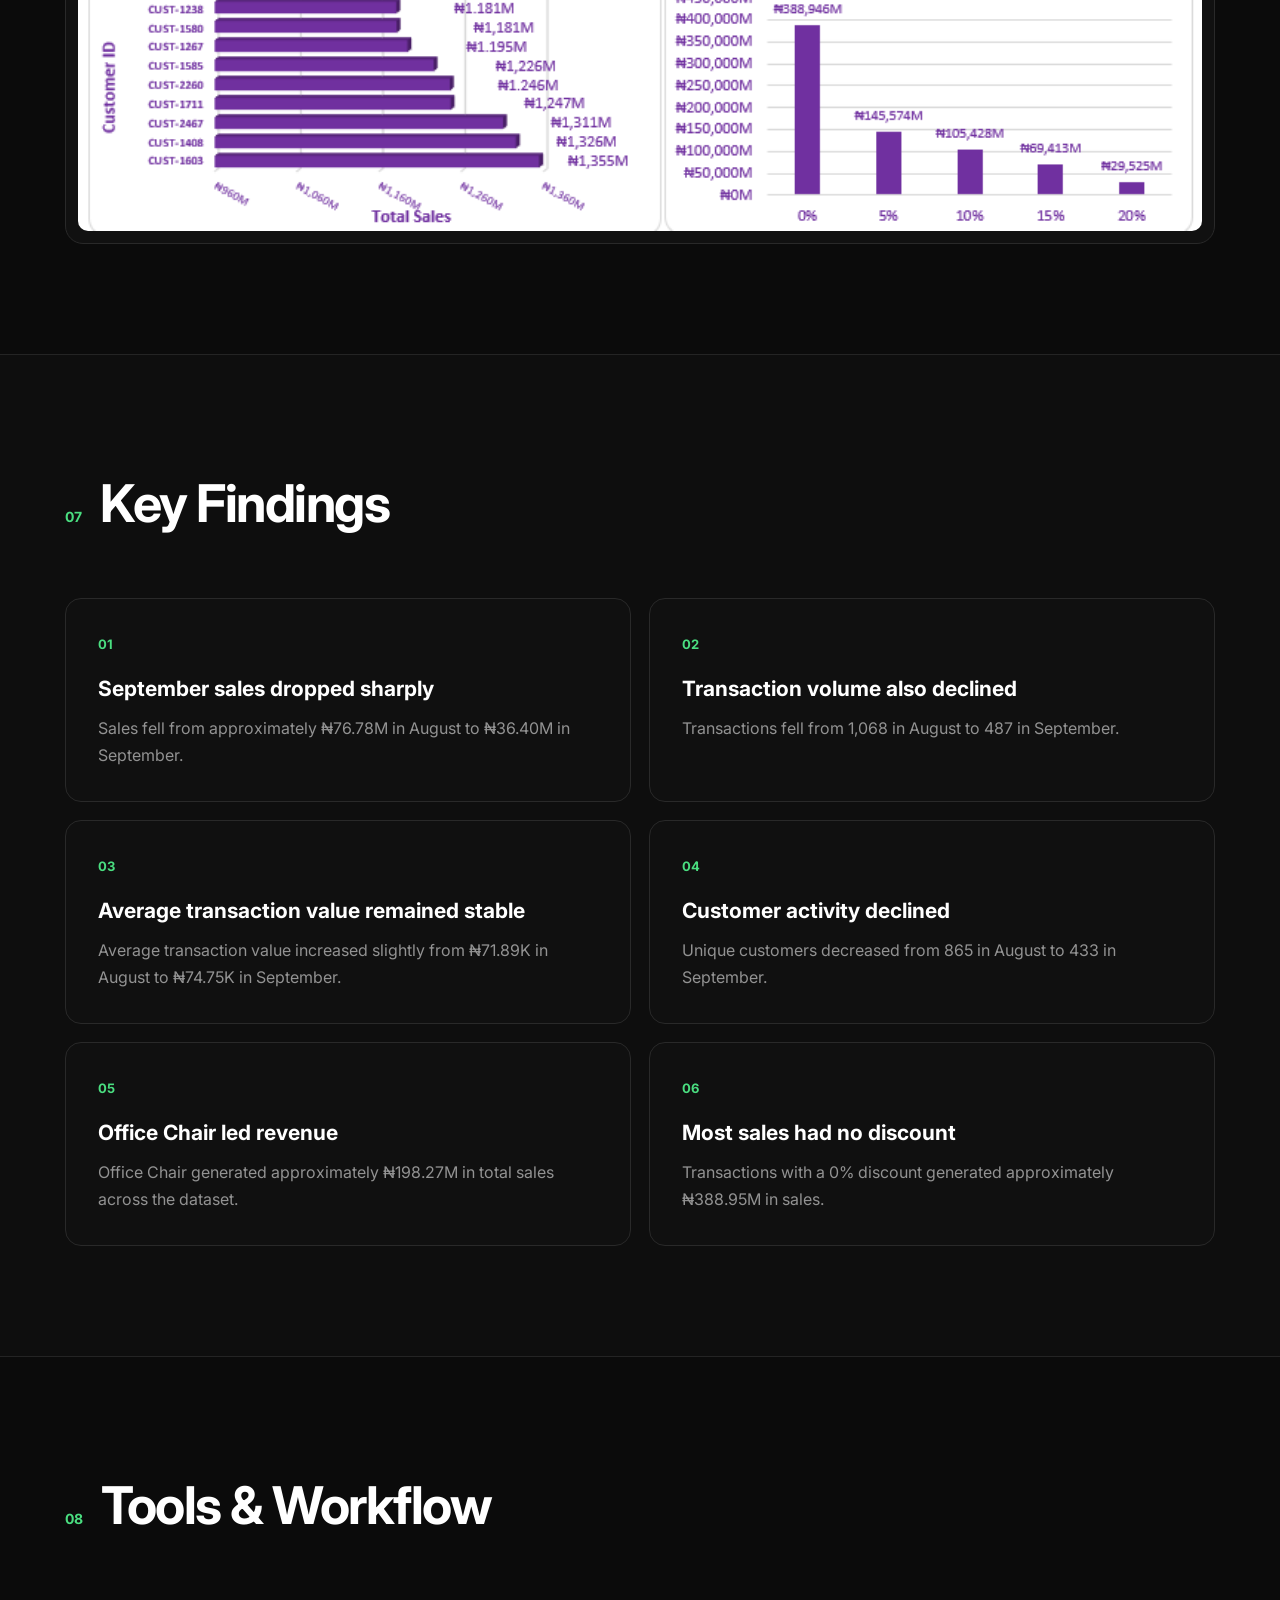
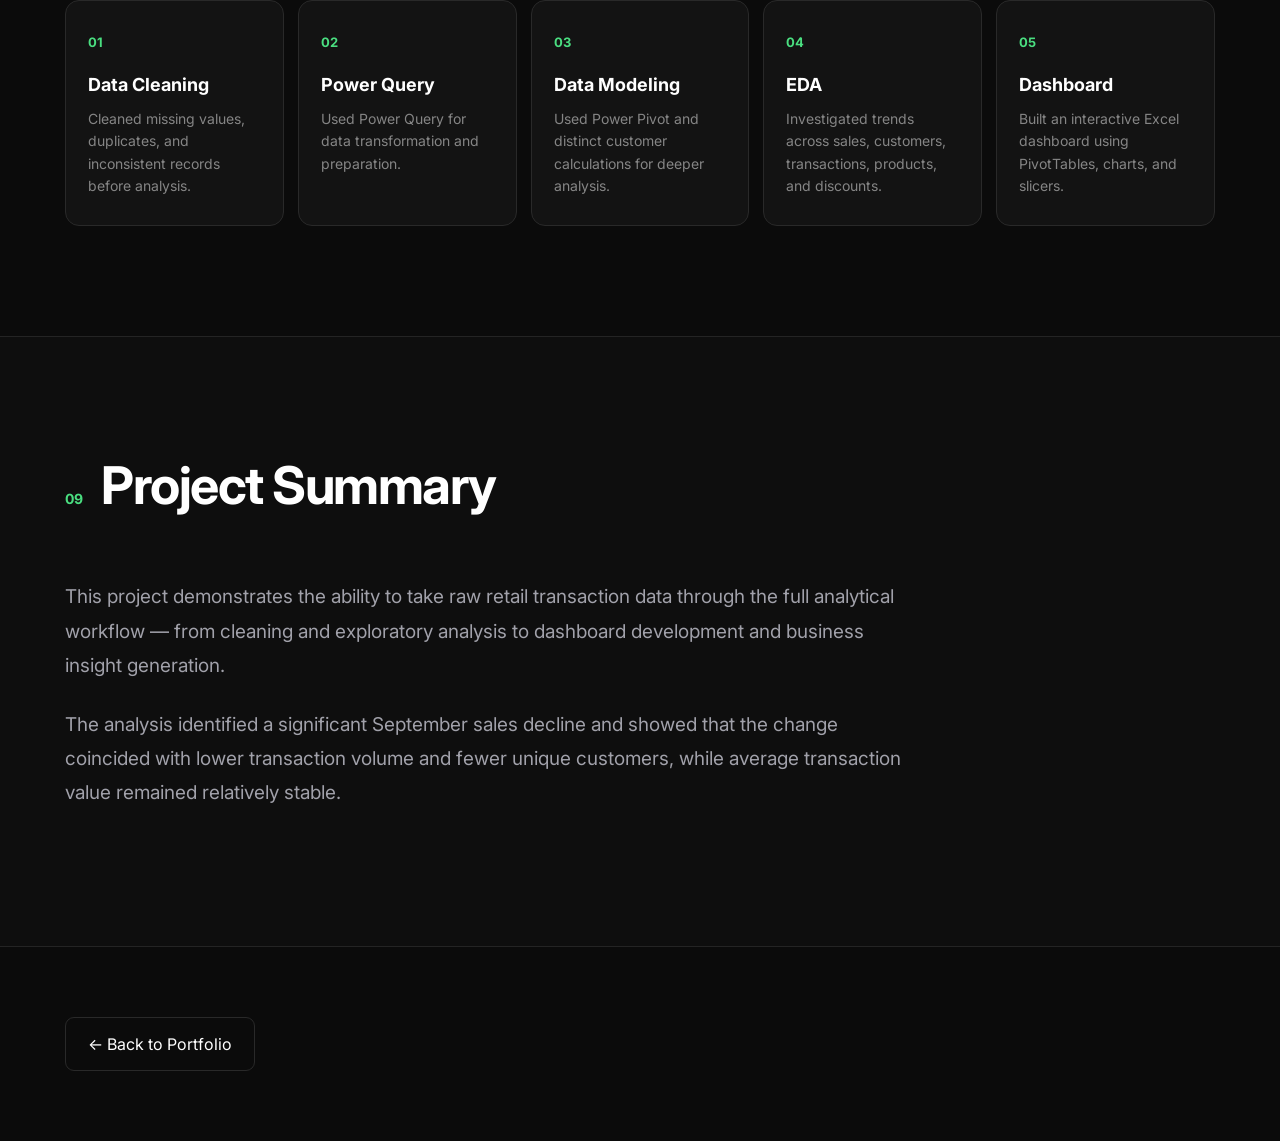
<file: project3.html>
<!DOCTYPE html>
<html lang="en">

<head>

    <meta charset="UTF-8">
    <meta name="viewport" content="width=device-width, initial-scale=1.0">

    <title>Retail Sales Performance Analysis | Toheeb</title>

    <link rel="stylesheet" href="style.css">

    <link rel="preconnect" href="https://fonts.googleapis.com">
    <link rel="preconnect" href="https://fonts.gstatic.com" crossorigin>

    <link
        href="https://fonts.googleapis.com/css2?family=Inter:wght@400;500;600;700;800&display=swap"
        rel="stylesheet"
    >

    <style>

        /* =========================
           DATA STRUCTURE
        ========================== */

        .project3-data-structure {
            padding: 90px 8%;
        }

        .project3-data-container {
            max-width: 1200px;
            margin: auto;
        }

        .project3-column-box {
            margin-top: 35px;
            background: #11151a;
            border: 1px solid rgba(255,255,255,0.08);
            border-radius: 16px;
            padding: 28px;
        }

        .project3-column-box h3 {
            margin-bottom: 20px;
        }

        .project3-column-list {
            display: flex;
            flex-wrap: wrap;
            gap: 9px;
        }

        .project3-column-list span {
            background: rgba(74,222,128,0.08);
            border: 1px solid rgba(74,222,128,0.22);
            color: #b8f5ca;
            padding: 8px 11px;
            border-radius: 7px;
            font-size: 12px;
            font-family: monospace;
        }


        /* =========================
           SCREENSHOTS
        ========================== */

        .project3-process-image {
            margin-top: 35px;
            background: #101419;
            padding: 12px;
            border-radius: 18px;
            border: 1px solid rgba(255,255,255,0.08);
        }

        .project3-process-image img {
            width: 100%;
            display: block;
            border-radius: 10px;
        }

        .project3-image-caption {
            margin-top: 18px;
            color: #aaa;
            font-size: 14px;
        }


        /* =========================
           EDA SCREENSHOT
        ========================== */

        .project3-eda-image {
            margin-top: 40px;
            background: #101419;
            padding: 12px;
            border-radius: 18px;
            border: 1px solid rgba(255,255,255,0.08);
        }

        .project3-eda-image img {
            width: 100%;
            display: block;
            border-radius: 10px;
        }


        @media (max-width: 800px) {

            .project3-data-structure {
                padding: 70px 6%;
            }

        }

    </style>

</head>


<body>


<!-- =========================
     PROJECT HERO
========================== -->

<section class="project3-hero">

    <div class="project3-container">

        <a href="index.html" class="project3-back">
            ← Back to Portfolio
        </a>


        <div class="project3-hero-content">

            <span class="project3-label">
                Excel Data Analysis
            </span>

            <h1>
                Retail Sales<br>
                Performance Analysis
            </h1>

            <p>
                An Excel-based analysis exploring sales performance,
                customer activity, transaction trends, product performance,
                and discount patterns.
            </p>


            <div class="project3-tools">

                <span>Excel</span>
                <span>Power Query</span>
                <span>Power Pivot</span>
                <span>PivotTables</span>
                <span>Data Cleaning</span>

            </div>

        </div>

    </div>

</section>


<!-- =========================
     OVERVIEW
========================== -->

<section class="project3-section">

    <div class="project3-container">

        <div class="project3-section-title">

            <span>01</span>

            <h2>
                Project Overview
            </h2>

        </div>


        <div class="project3-overview">


            <div>

                <p>
                    This project analyzes a retail sales dataset containing
                    10,025 transactions. The goal was to clean the raw data,
                    explore sales patterns, investigate changes in performance,
                    and build an interactive Excel dashboard for decision-making.
                </p>

                <p>
                    The analysis combines Excel data cleaning, PivotTables,
                    Power Query, Power Pivot, and exploratory analysis to
                    transform raw transactional data into meaningful business insights.
                </p>

            </div>


            <div class="project3-overview-card">

                <div class="project3-stat">
                    <strong>10,025</strong>
                    <span>Transactions</span>
                </div>

                <div class="project3-stat">
                    <strong>2,446</strong>
                    <span>Unique Customers</span>
                </div>

                <div class="project3-stat">
                    <strong>₦738.89M</strong>
                    <span>Total Sales</span>
                </div>

                <div class="project3-stat">
                    <strong>₦73.70K</strong>
                    <span>Avg. Transaction Value</span>
                </div>

            </div>

        </div>

    </div>

</section>


<!-- =========================
     DATA STRUCTURE
========================== -->

<section class="project3-data-structure">

    <div class="project3-data-container">

        <div class="project3-section-title">

            <span>02</span>

            <h2>
                Data Structure
            </h2>

        </div>


        <p style="color:#aaa; max-width:800px; margin-top:15px;">
            The Excel dataset was organized into a transactional table
            containing customer, order, product, category, date, and sales information.
        </p>


        <div class="project3-column-box">

            <h3>
                Table1
            </h3>


            <div class="project3-column-list">

                <span>Order_ID</span>
                <span>Customer_ID</span>
                <span>Customer_Name</span>
                <span>Order_Date</span>
                <span>Product</span>
                <span>Category</span>
                <span>Quantity</span>
                <span>Unit_Price</span>
                <span>Discount</span>
                <span>Total_Sales</span>

            </div>

        </div>

    </div>

</section>


<!-- =========================
     POWER QUERY
========================== -->

<section class="project3-section project3-dark-section">

    <div class="project3-container">

        <div class="project3-section-title">

            <span>03</span>

            <h2>
                Data Cleaning with Power Query
            </h2>

        </div>


        <p class="project3-section-intro">

            Power Query was used to clean and transform the transactional
            data before analysis. The preparation included data type changes,
            filtering, custom calculations, trimming text, and removing
            unnecessary columns.

        </p>


        <div class="project3-process-image">

            <img
                src="image/project3-power-query.png"
                alt="Excel Power Query data cleaning"
            >

        </div>


        <p class="project3-image-caption">

            Power Query transformation steps used to prepare the Excel dataset.

        </p>

    </div>

</section>


<!-- =========================
     BUSINESS QUESTIONS
========================== -->

<section class="project3-section">

    <div class="project3-container">

        <div class="project3-section-title">

            <span>04</span>

            <h2>
                Business Questions
            </h2>

        </div>


        <div class="project3-question-grid">


            <div class="project3-question">

                <span>01</span>

                <h3>
                    How are sales performing over time?
                </h3>

                <p>
                    Identify periods of strong and weak sales performance.
                </p>

            </div>


            <div class="project3-question">

                <span>02</span>

                <h3>
                    Which products generate the most revenue?
                </h3>

                <p>
                    Compare product performance based on sales revenue.
                </p>

            </div>


            <div class="project3-question">

                <span>03</span>

                <h3>
                    How has customer activity changed?
                </h3>

                <p>
                    Examine transaction volume and unique customer activity.
                </p>

            </div>


            <div class="project3-question">

                <span>04</span>

                <h3>
                    How do discounts relate to sales?
                </h3>

                <p>
                    Compare sales generated across different discount levels.
                </p>

            </div>


        </div>

    </div>

</section>


<!-- =========================
     EDA
========================== -->

<section class="project3-section project3-dark-section">

    <div class="project3-container">

        <div class="project3-section-title">

            <span>05</span>

            <h2>
                Exploratory Data Analysis
            </h2>

        </div>


        <div class="project3-eda-intro">

            <p>
                Exploratory analysis was used to investigate a noticeable
                change in sales performance between August and September.
            </p>

        </div>


        <div class="project3-eda-image">

            <img
                src="image/project3-eda.png"
                alt="Excel EDA worksheet"
            >

        </div>


        <p class="project3-image-caption">
            Excel EDA worksheet used to investigate sales, products,
            customers, transactions, and discount patterns.
        </p>


        <div class="project3-comparison">


            <div class="project3-month">

                <span>
                    August
                </span>

                <strong>
                    ₦76.78M
                </strong>


                <div class="project3-detail">

                    <span>
                        Transactions
                    </span>

                    <b>
                        1,068
                    </b>

                </div>


                <div class="project3-detail">

                    <span>
                        Avg. Transaction
                    </span>

                    <b>
                        ₦71.89K
                    </b>

                </div>


                <div class="project3-detail">

                    <span>
                        Unique Customers
                    </span>

                    <b>
                        865
                    </b>

                </div>

            </div>


            <div class="project3-arrow">
                →
            </div>


            <div class="project3-month">

                <span>
                    September
                </span>

                <strong>
                    ₦36.40M
                </strong>


                <div class="project3-detail">

                    <span>
                        Transactions
                    </span>

                    <b>
                        487
                    </b>

                </div>


                <div class="project3-detail">

                    <span>
                        Avg. Transaction
                    </span>

                    <b>
                        ₦74.75K
                    </b>

                </div>


                <div class="project3-detail">

                    <span>
                        Unique Customers
                    </span>

                    <b>
                        433
                    </b>

                </div>

            </div>

        </div>


        <div class="project3-finding">

            <span>
                Key observation
            </span>

            <h3>
                Sales declined by 52.6% from August to September.
            </h3>

            <p>
                The decline coincided with a 54.4% reduction in transactions
                and a 49.9% reduction in unique customers, while average
                transaction value remained relatively stable.
            </p>

        </div>

    </div>

</section>


<!-- =========================
     DASHBOARD
========================== -->

<section class="project3-section">

    <div class="project3-container">

        <div class="project3-section-title">

            <span>06</span>

            <h2>
                Excel Dashboard
            </h2>

        </div>


        <p class="project3-section-intro">

            An interactive Excel dashboard summarizing sales,
            transactions, customer activity, product performance,
            and discount patterns.

        </p>


        <div class="project3-dashboard">

            <img
                src="image/excel-dashboard.png"
                alt="Retail Sales Excel Dashboard"
            >

        </div>

    </div>

</section>


<!-- =========================
     KEY FINDINGS
========================== -->

<section class="project3-section project3-dark-section">

    <div class="project3-container">

        <div class="project3-section-title">

            <span>07</span>

            <h2>
                Key Findings
            </h2>

        </div>


        <div class="project3-findings">


            <div class="project3-finding-card">

                <span>01</span>

                <h3>
                    September sales dropped sharply
                </h3>

                <p>
                    Sales fell from approximately ₦76.78M in August
                    to ₦36.40M in September.
                </p>

            </div>


            <div class="project3-finding-card">

                <span>02</span>

                <h3>
                    Transaction volume also declined
                </h3>

                <p>
                    Transactions fell from 1,068 in August to 487
                    in September.
                </p>

            </div>


            <div class="project3-finding-card">

                <span>03</span>

                <h3>
                    Average transaction value remained stable
                </h3>

                <p>
                    Average transaction value increased slightly from
                    ₦71.89K in August to ₦74.75K in September.
                </p>

            </div>


            <div class="project3-finding-card">

                <span>04</span>

                <h3>
                    Customer activity declined
                </h3>

                <p>
                    Unique customers decreased from 865 in August
                    to 433 in September.
                </p>

            </div>


            <div class="project3-finding-card">

                <span>05</span>

                <h3>
                    Office Chair led revenue
                </h3>

                <p>
                    Office Chair generated approximately ₦198.27M
                    in total sales across the dataset.
                </p>

            </div>


            <div class="project3-finding-card">

                <span>06</span>

                <h3>
                    Most sales had no discount
                </h3>

                <p>
                    Transactions with a 0% discount generated
                    approximately ₦388.95M in sales.
                </p>

            </div>


        </div>

    </div>

</section>


<!-- =========================
     WORKFLOW
========================== -->

<section class="project3-section">

    <div class="project3-container">

        <div class="project3-section-title">

            <span>08</span>

            <h2>
                Tools & Workflow
            </h2>

        </div>


        <div class="project3-workflow">


            <div class="project3-workflow-step">

                <span>01</span>

                <h3>
                    Data Cleaning
                </h3>

                <p>
                    Cleaned missing values, duplicates, and inconsistent
                    records before analysis.
                </p>

            </div>


            <div class="project3-workflow-step">

                <span>02</span>

                <h3>
                    Power Query
                </h3>

                <p>
                    Used Power Query for data transformation and preparation.
                </p>

            </div>


            <div class="project3-workflow-step">

                <span>03</span>

                <h3>
                    Data Modeling
                </h3>

                <p>
                    Used Power Pivot and distinct customer calculations
                    for deeper analysis.
                </p>

            </div>


            <div class="project3-workflow-step">

                <span>04</span>

                <h3>
                    EDA
                </h3>

                <p>
                    Investigated trends across sales, customers,
                    transactions, products, and discounts.
                </p>

            </div>


            <div class="project3-workflow-step">

                <span>05</span>

                <h3>
                    Dashboard
                </h3>

                <p>
                    Built an interactive Excel dashboard using
                    PivotTables, charts, and slicers.
                </p>

            </div>


        </div>

    </div>

</section>


<!-- =========================
     SUMMARY
========================== -->

<section class="project3-section project3-dark-section">

    <div class="project3-container">

        <div class="project3-section-title">

            <span>09</span>

            <h2>
                Project Summary
            </h2>

        </div>


        <div class="project3-summary">

            <p>
                This project demonstrates the ability to take raw retail
                transaction data through the full analytical workflow —
                from cleaning and exploratory analysis to dashboard
                development and business insight generation.
            </p>

            <p>
                The analysis identified a significant September sales
                decline and showed that the change coincided with lower
                transaction volume and fewer unique customers, while
                average transaction value remained relatively stable.
            </p>

        </div>

    </div>

</section>


<!-- =========================
     BACK TO PORTFOLIO
========================== -->

<section class="project3-end">

    <div class="project3-container">

        <a
            href="index.html"
            class="project3-back-button"
        >
            ← Back to Portfolio
        </a>

    </div>

</section>


</body>
</html>
</file>
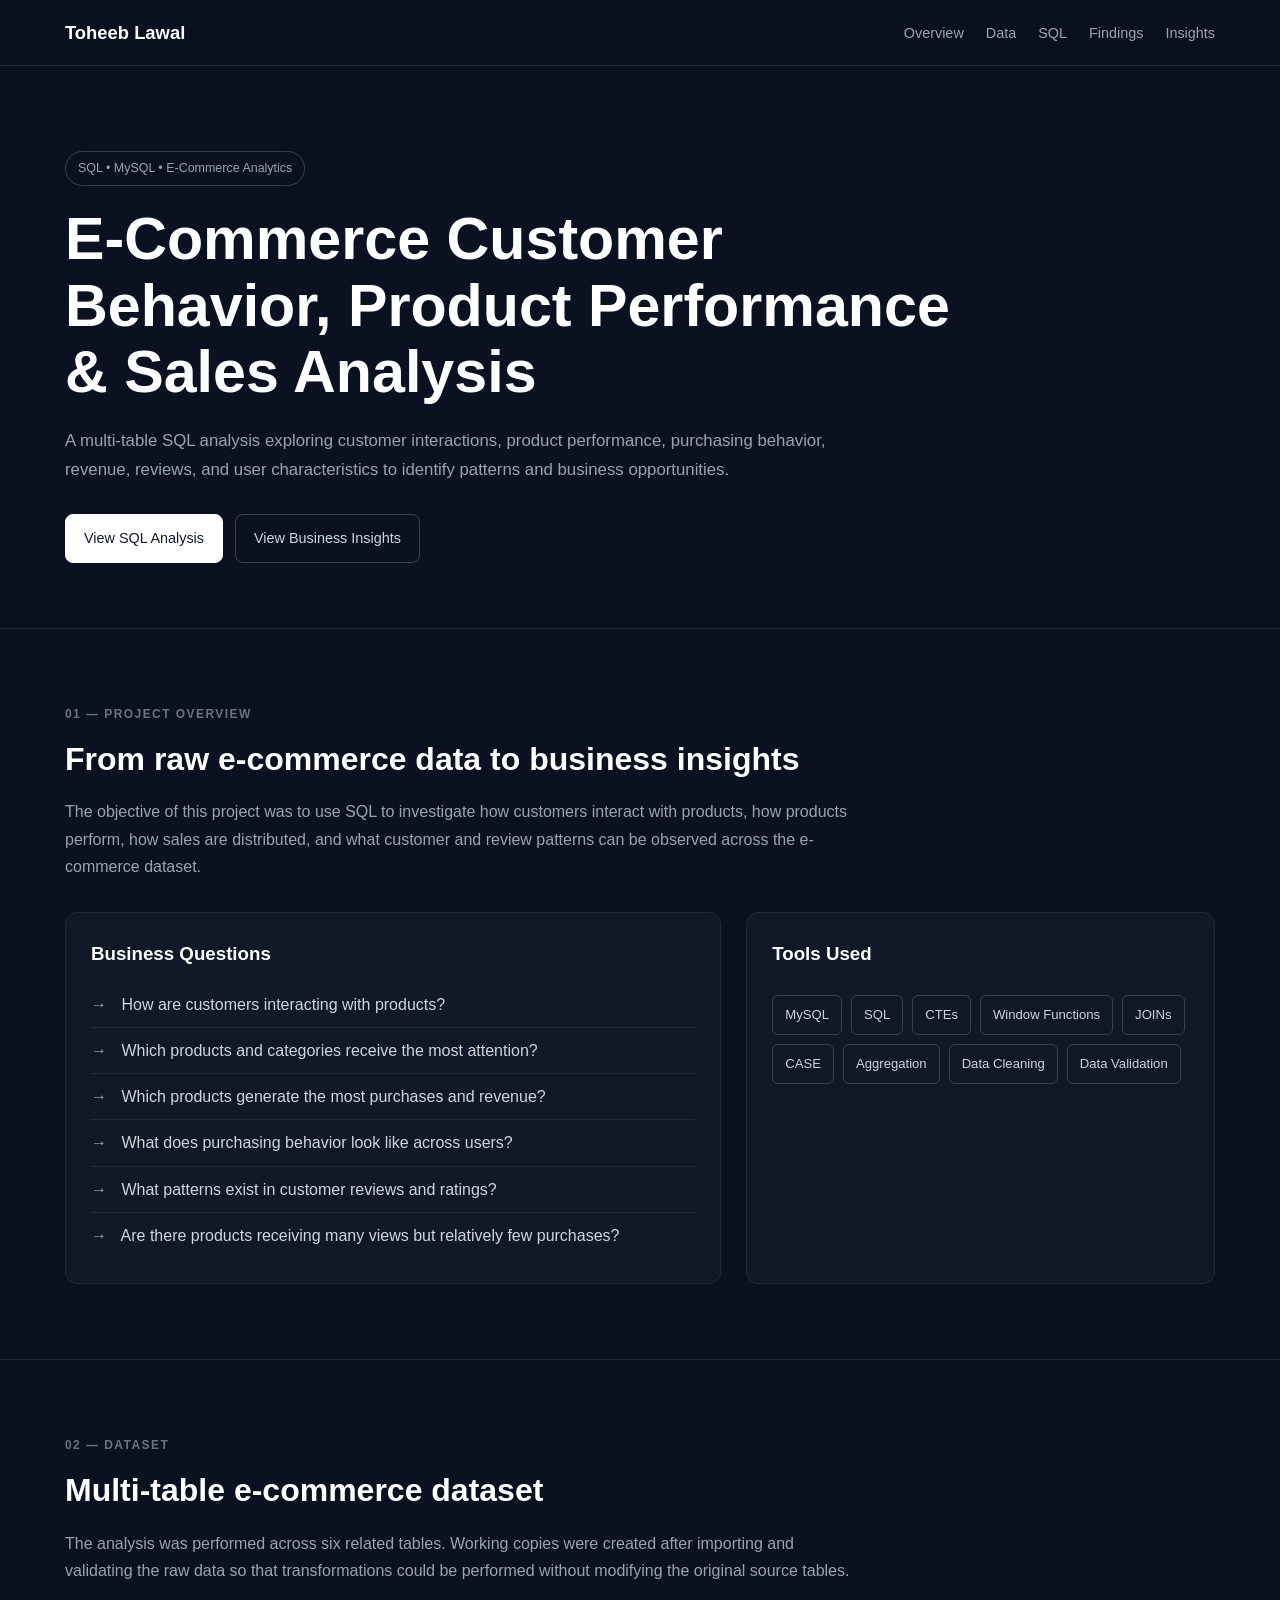
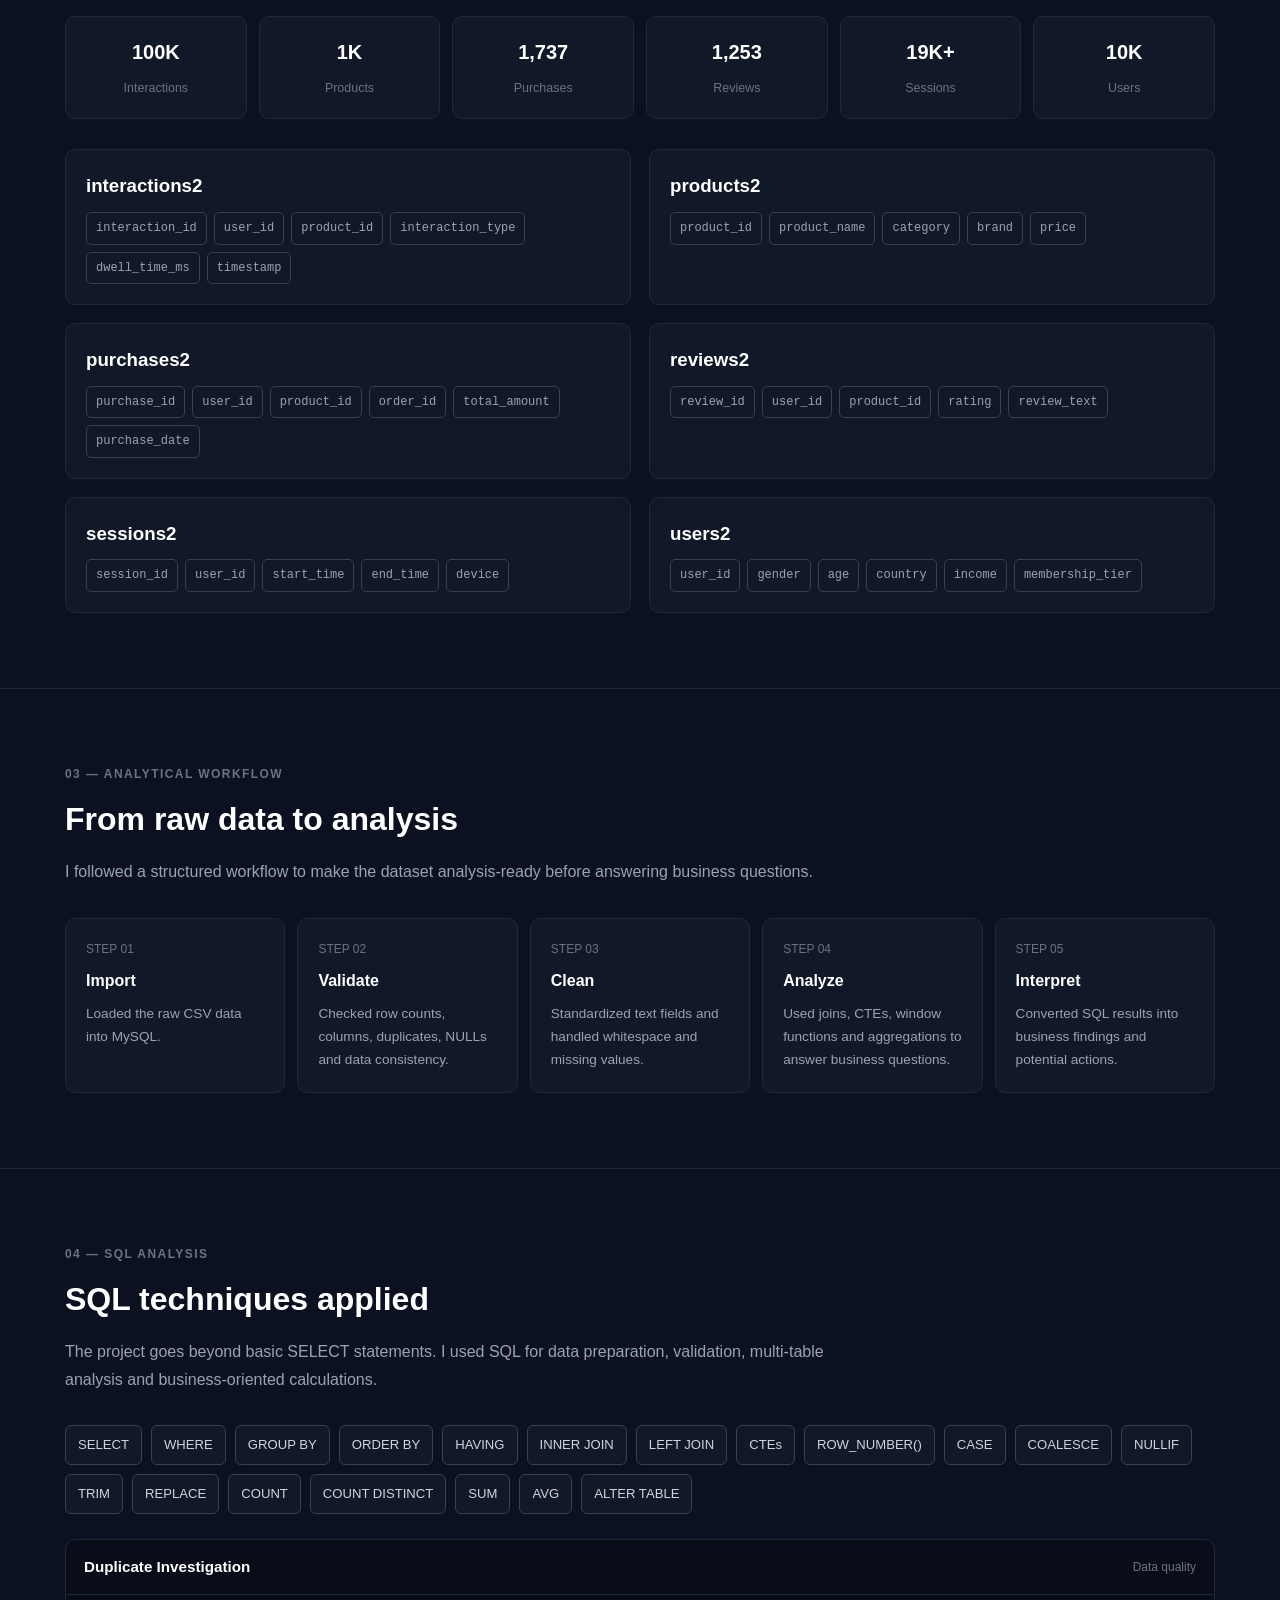
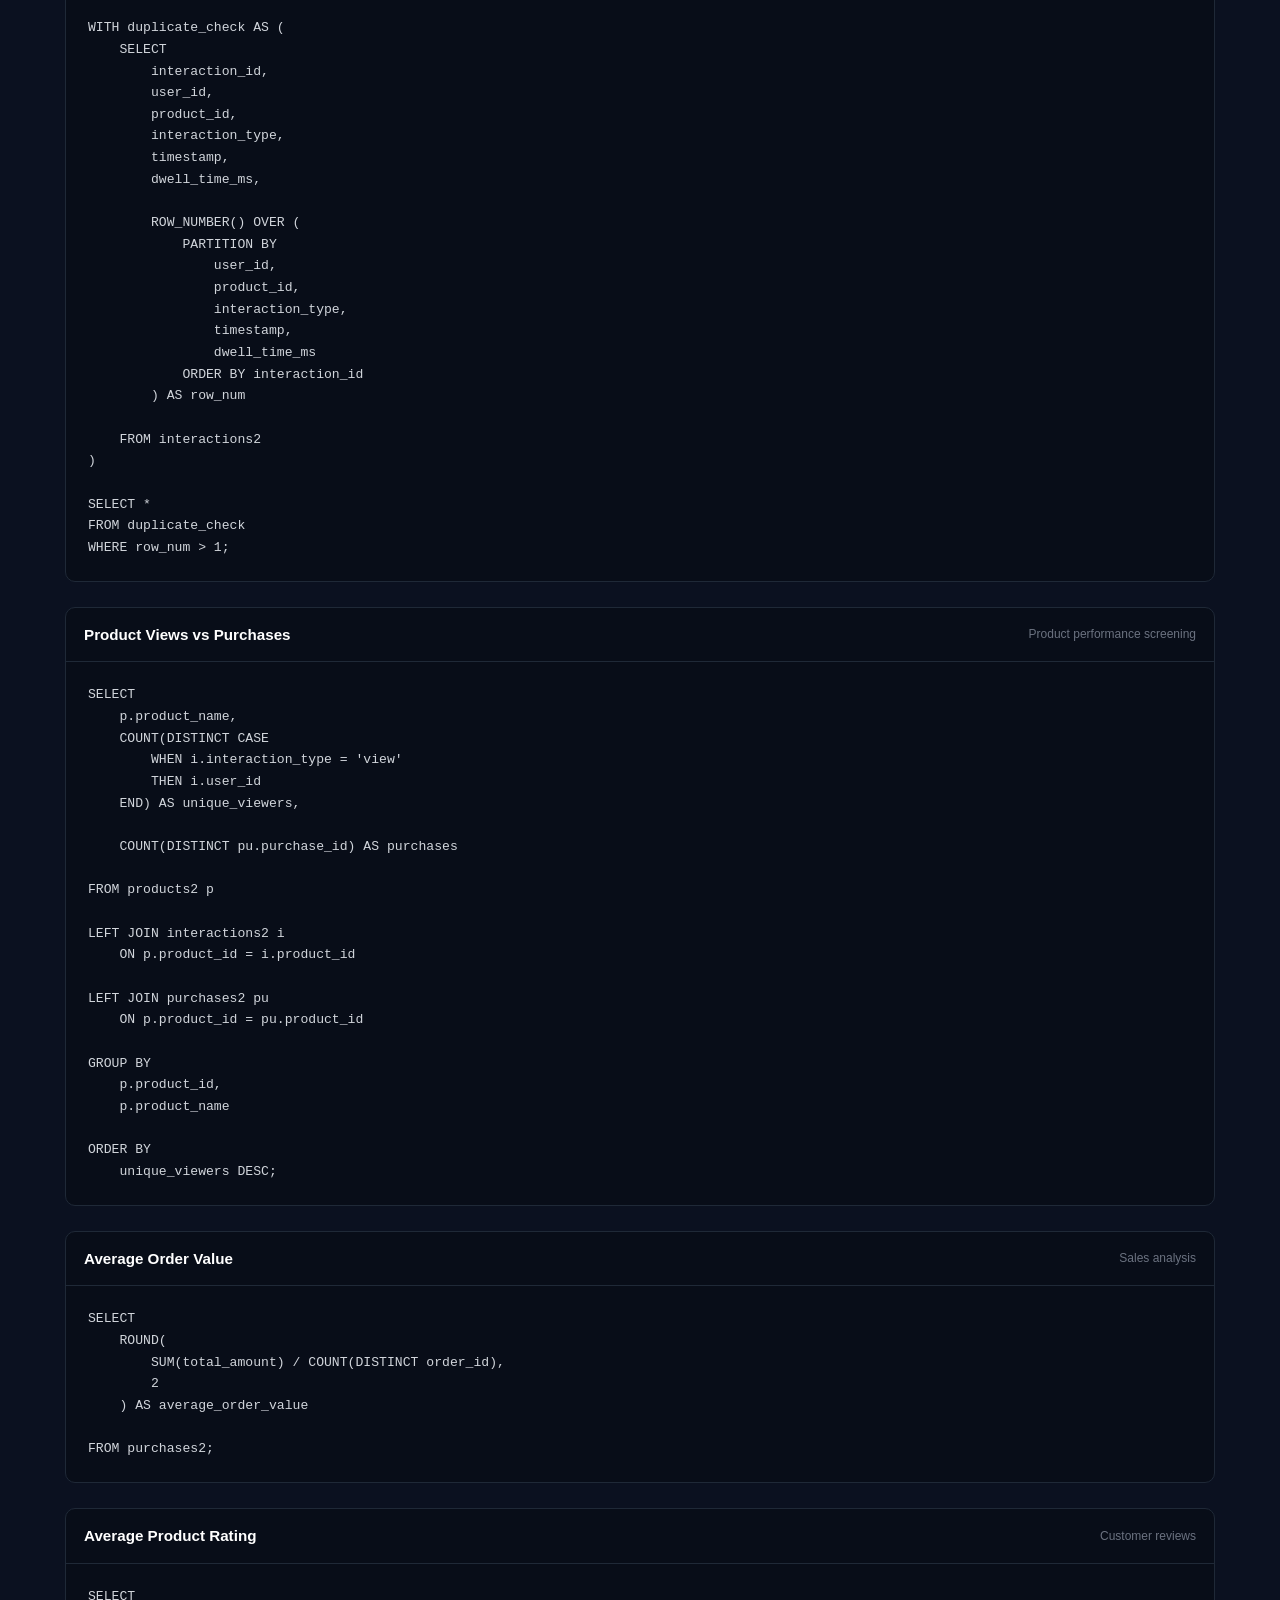
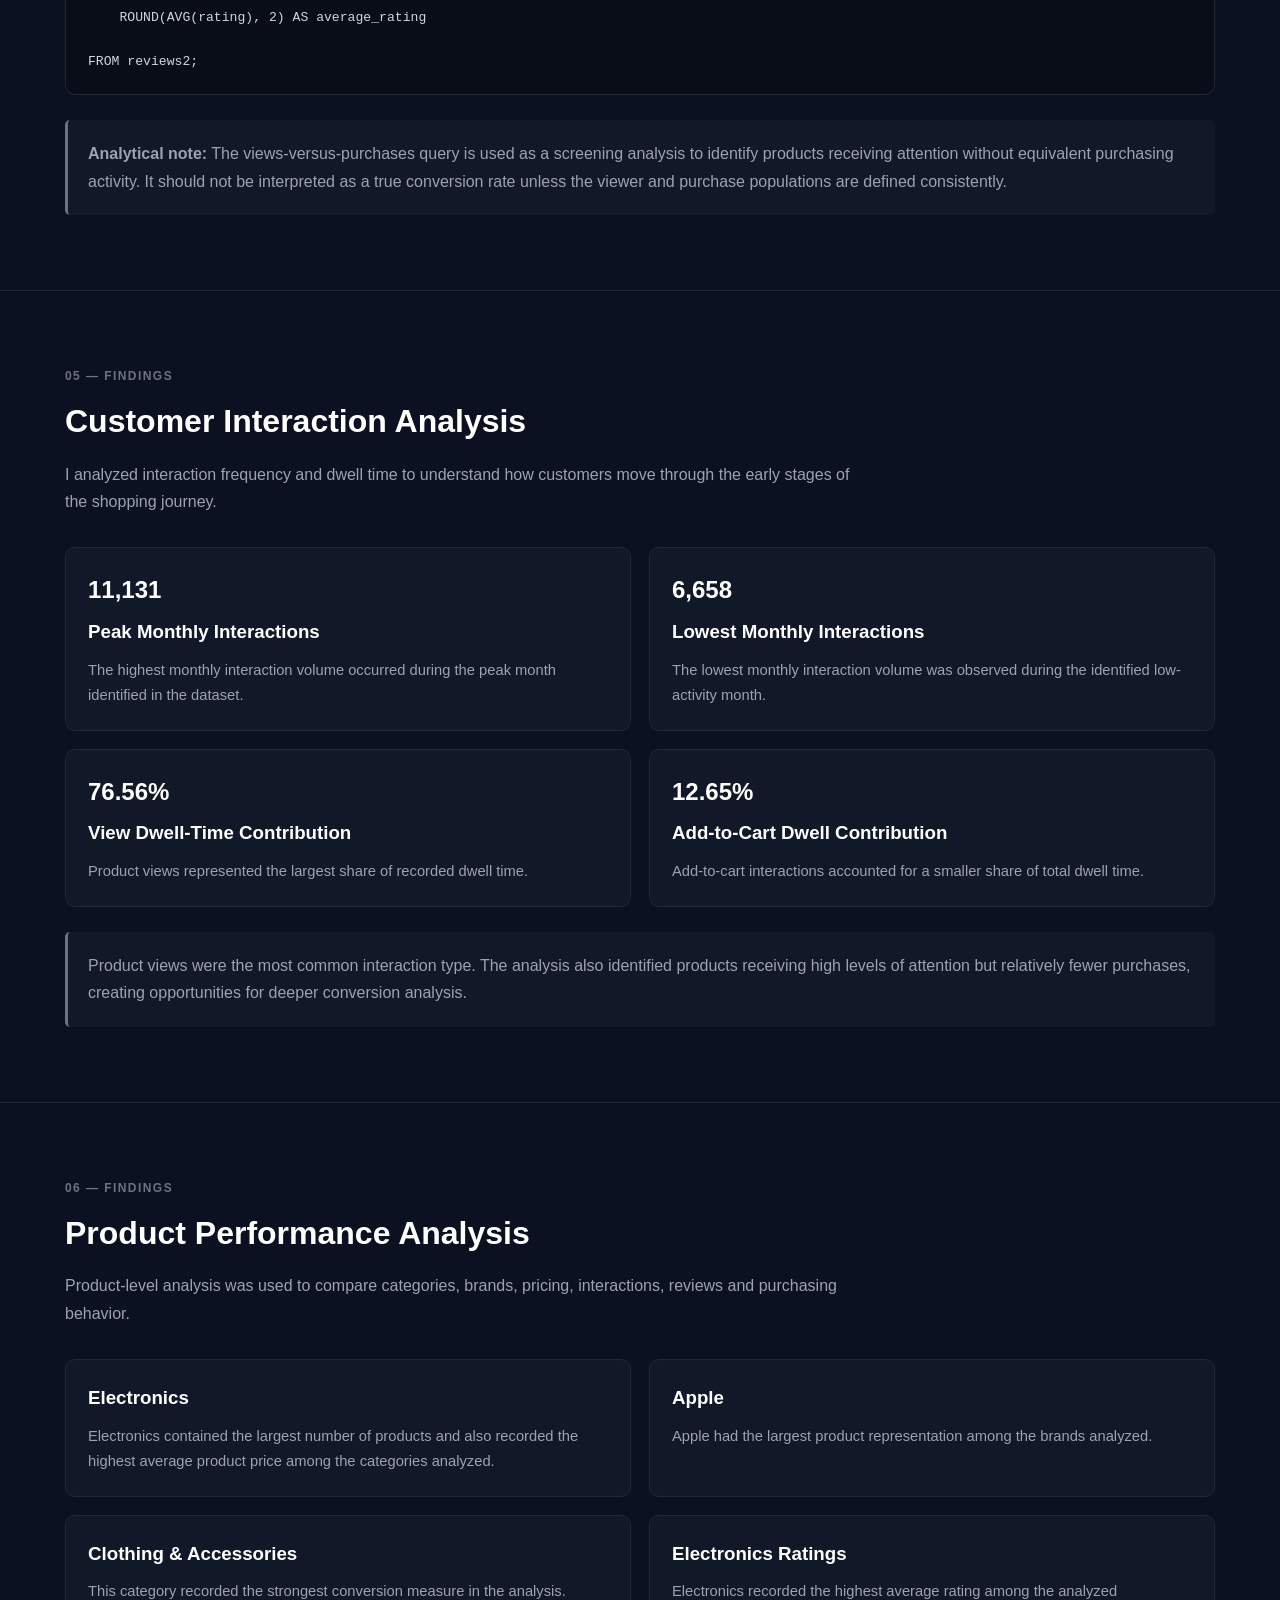
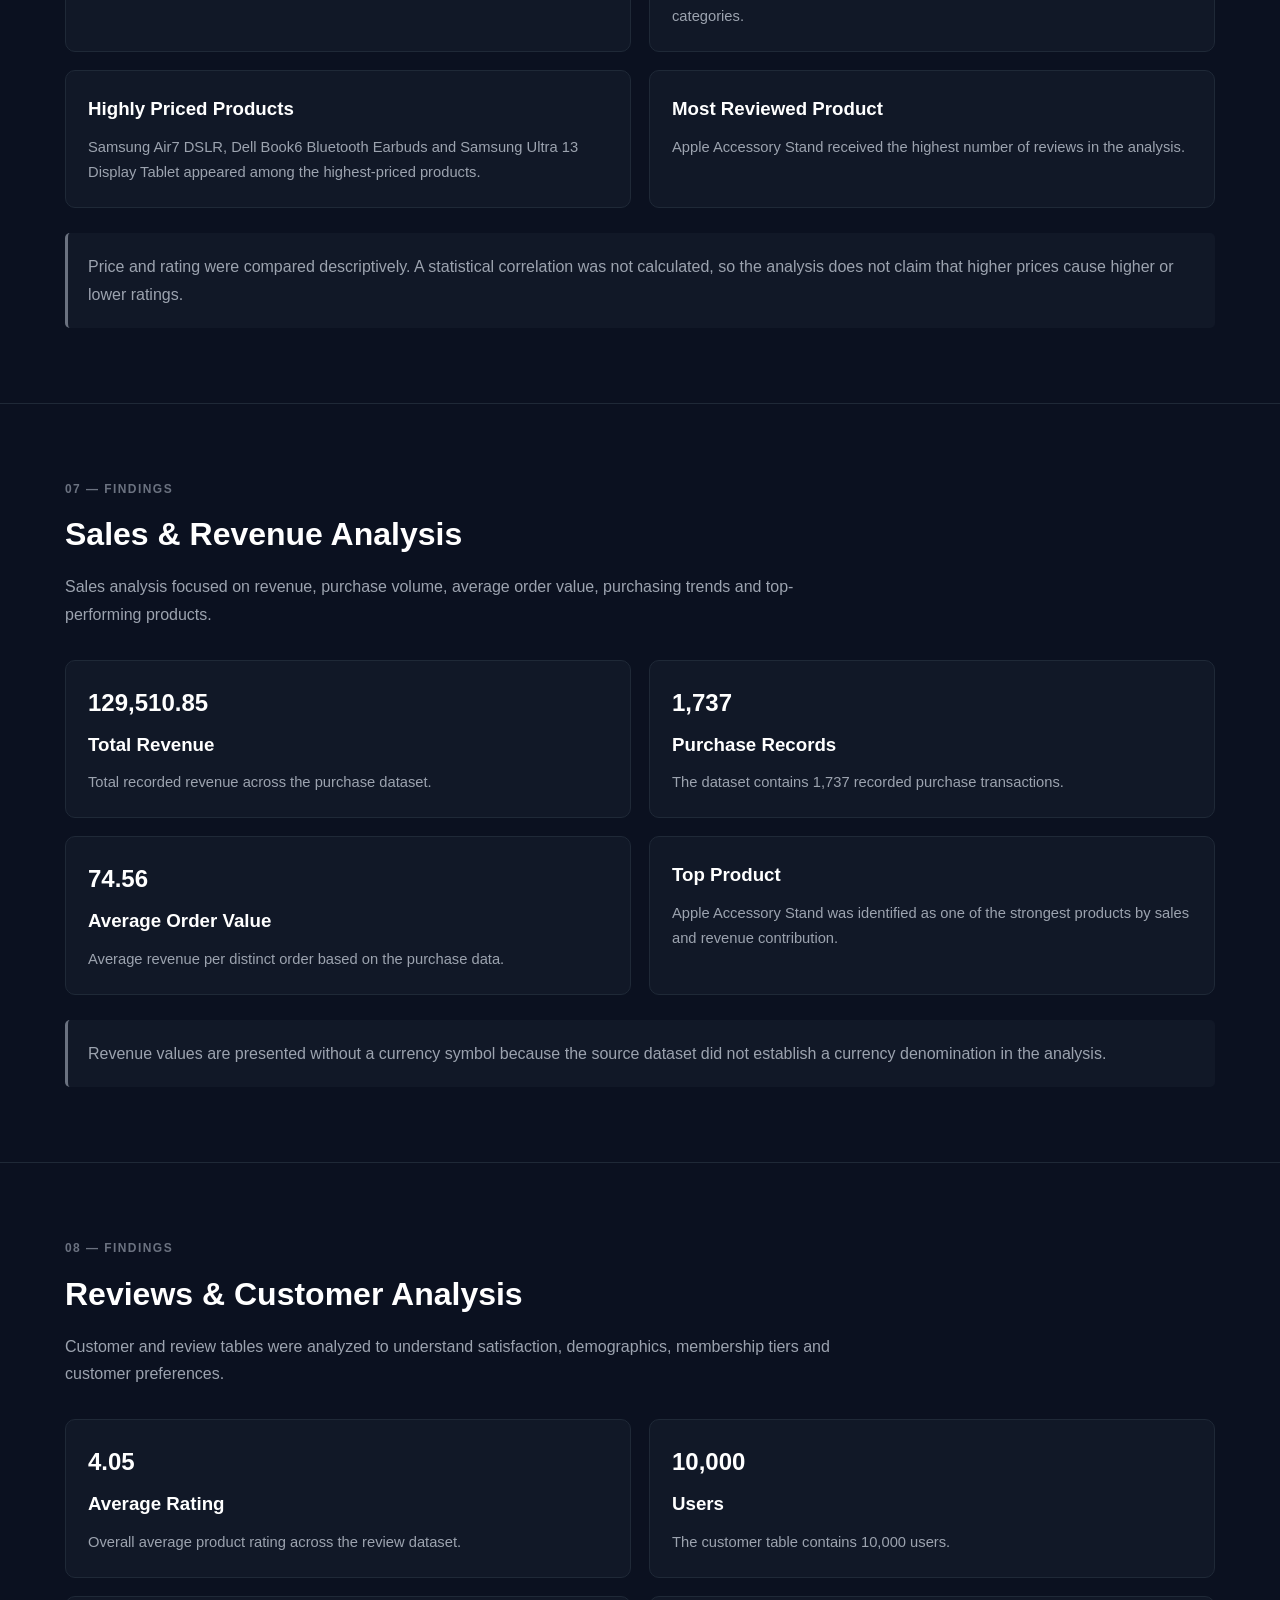
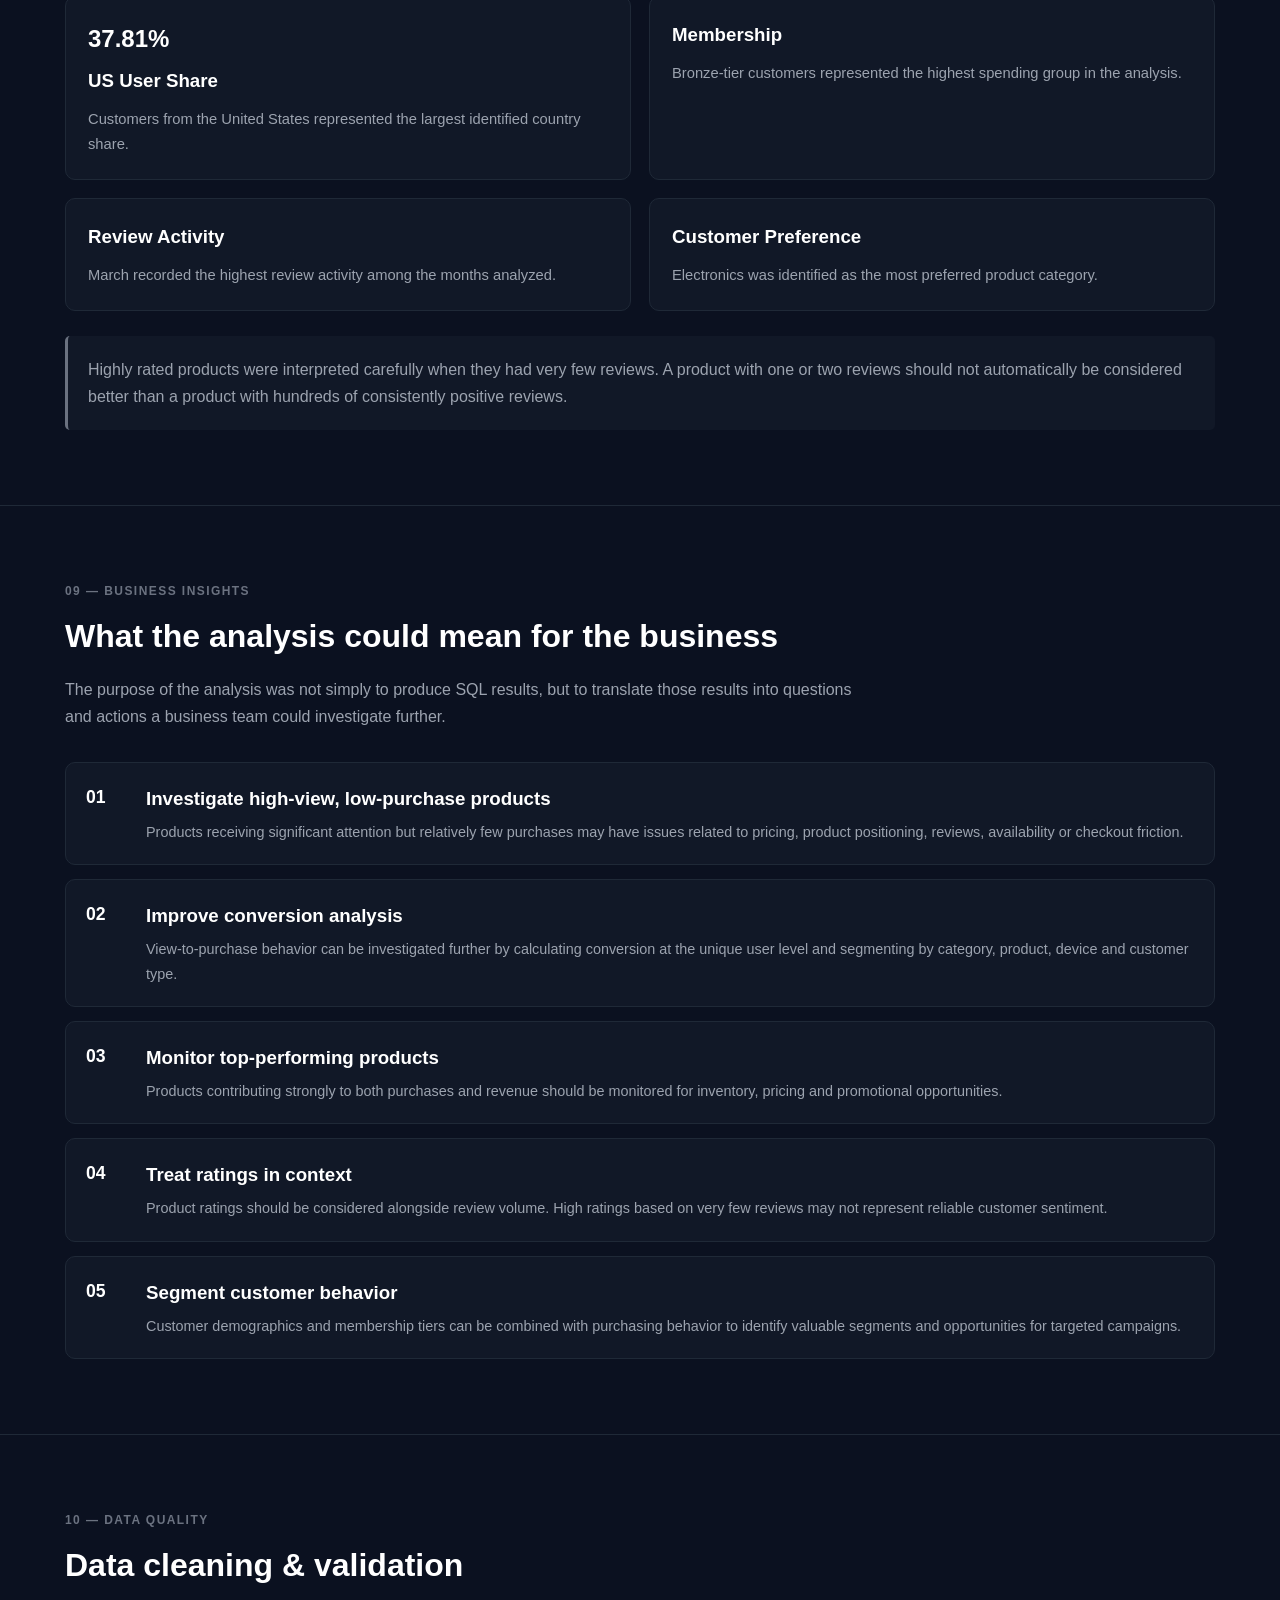
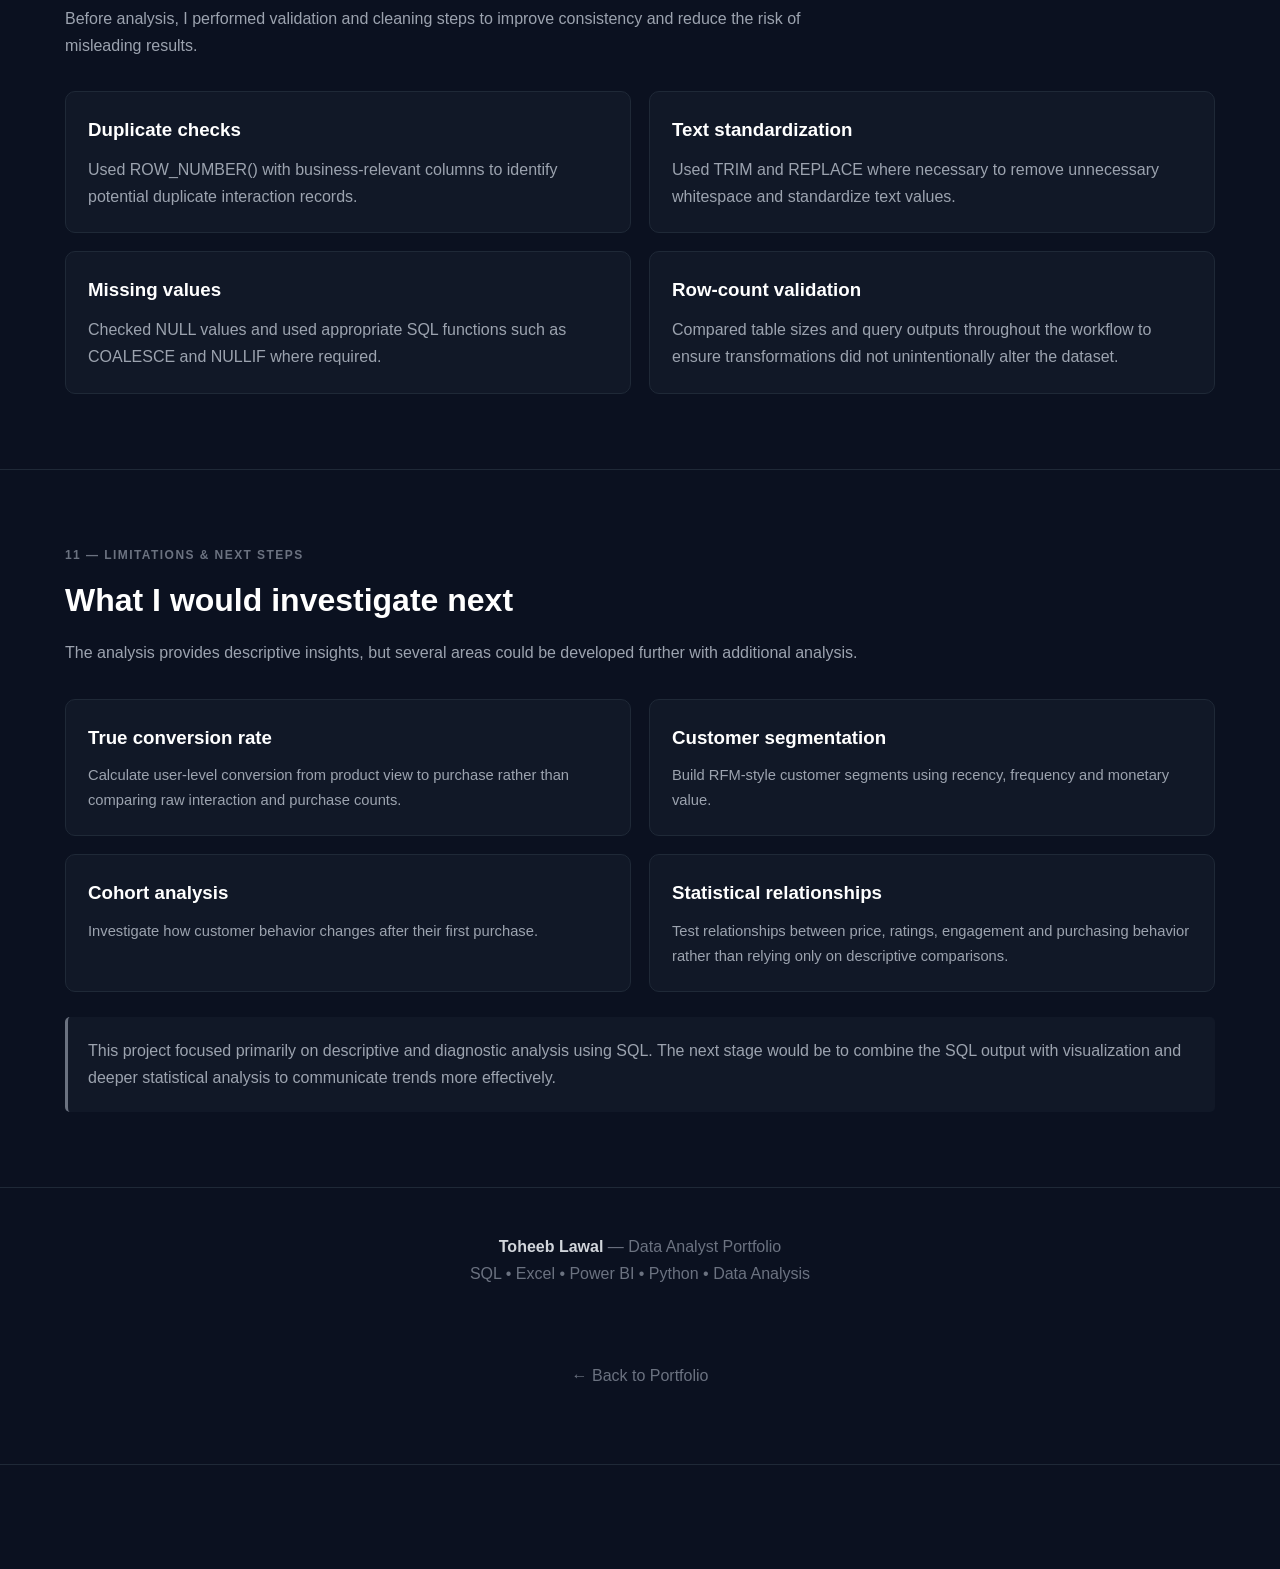
<file: project4.html>
<!DOCTYPE html>
<html lang="en">
<head>
    <meta charset="UTF-8">
    <meta name="viewport" content="width=device-width, initial-scale=1.0">

    <title>SQL E-Commerce Analysis | Toheeb Lawal</title>

    <meta name="description"
          content="SQL E-Commerce Customer Behavior, Product Performance and Sales Analysis by Toheeb Lawal.">

    <style>
        * {
            margin: 0;
            padding: 0;
            box-sizing: border-box;
        }

        html {
            scroll-behavior: smooth;
        }

        body {
            font-family: Arial, Helvetica, sans-serif;
            background: #0b1120;
            color: #e5e7eb;
            line-height: 1.7;
        }

        a {
            color: inherit;
            text-decoration: none;
        }

        .container {
            width: min(1150px, 92%);
            margin: auto;
        }

        /* =========================
           NAVIGATION
        ========================== */

        nav {
            position: sticky;
            top: 0;
            z-index: 1000;
            background: rgba(11, 17, 32, 0.95);
            border-bottom: 1px solid #1f2937;
            backdrop-filter: blur(10px);
        }

        .nav-inner {
            min-height: 65px;
            display: flex;
            justify-content: space-between;
            align-items: center;
            gap: 20px;
        }

        .logo {
            font-size: 1.15rem;
            font-weight: 700;
            color: #ffffff;
        }

        .nav-links {
            display: flex;
            gap: 22px;
            list-style: none;
            flex-wrap: wrap;
        }

        .nav-links a {
            color: #9ca3af;
            font-size: 0.9rem;
            transition: 0.2s;
        }

        .nav-links a:hover {
            color: #ffffff;
        }

        /* =========================
           HERO
        ========================== */

        .hero {
            padding: 85px 0 65px;
            border-bottom: 1px solid #1f2937;
        }

        .eyebrow {
            display: inline-block;
            padding: 6px 12px;
            border: 1px solid #374151;
            border-radius: 20px;
            color: #9ca3af;
            font-size: 0.78rem;
            margin-bottom: 20px;
        }

        .hero h1 {
            font-size: clamp(2rem, 5vw, 3.7rem);
            line-height: 1.12;
            max-width: 900px;
            color: #ffffff;
            margin-bottom: 22px;
        }

        .hero p {
            max-width: 820px;
            color: #9ca3af;
            font-size: 1.05rem;
        }

        .hero-actions {
            display: flex;
            gap: 12px;
            margin-top: 30px;
            flex-wrap: wrap;
        }

        .btn {
            padding: 11px 18px;
            border-radius: 8px;
            border: 1px solid #374151;
            font-size: 0.9rem;
            transition: 0.2s;
        }

        .btn-primary {
            background: #ffffff;
            color: #111827;
            border-color: #ffffff;
        }

        .btn-primary:hover {
            opacity: 0.88;
        }

        .btn-secondary {
            color: #d1d5db;
        }

        .btn-secondary:hover {
            background: #111827;
        }

        /* =========================
           SECTION
        ========================== */

        section {
            padding: 75px 0;
            border-bottom: 1px solid #1f2937;
        }

        .section-label {
            color: #6b7280;
            text-transform: uppercase;
            letter-spacing: 0.12em;
            font-size: 0.75rem;
            font-weight: 700;
            margin-bottom: 8px;
        }

        .section-title {
            font-size: 2rem;
            color: #ffffff;
            margin-bottom: 12px;
        }

        .section-intro {
            max-width: 800px;
            color: #9ca3af;
            margin-bottom: 32px;
        }

        /* =========================
           OVERVIEW
        ========================== */

        .overview-grid {
            display: grid;
            grid-template-columns: 1.4fr 1fr;
            gap: 25px;
        }

        .card {
            background: #111827;
            border: 1px solid #1f2937;
            border-radius: 12px;
            padding: 25px;
        }

        .card h3 {
            color: #ffffff;
            margin-bottom: 12px;
        }

        .card p {
            color: #9ca3af;
        }

        .objectives {
            list-style: none;
        }

        .objectives li {
            padding: 9px 0;
            border-bottom: 1px solid #1f2937;
            color: #d1d5db;
        }

        .objectives li:last-child {
            border-bottom: none;
        }

        .objectives li::before {
            content: "→";
            margin-right: 10px;
            color: #9ca3af;
        }

        /* =========================
           DATASET
        ========================== */

        .data-volume {
            display: grid;
            grid-template-columns: repeat(6, 1fr);
            gap: 12px;
            margin-top: 30px;
        }

        .volume-card {
            background: #111827;
            border: 1px solid #1f2937;
            padding: 18px;
            border-radius: 10px;
            text-align: center;
        }

        .volume-card strong {
            display: block;
            color: #ffffff;
            font-size: 1.25rem;
            margin-bottom: 4px;
        }

        .volume-card span {
            color: #6b7280;
            font-size: 0.78rem;
        }

        .table-grid {
            display: grid;
            grid-template-columns: repeat(2, 1fr);
            gap: 18px;
            margin-top: 30px;
        }

        .table-card {
            background: #111827;
            border: 1px solid #1f2937;
            border-radius: 10px;
            padding: 20px;
        }

        .table-card h3 {
            color: #ffffff;
            margin-bottom: 10px;
        }

        .field-list {
            display: flex;
            flex-wrap: wrap;
            gap: 7px;
        }

        .field {
            padding: 5px 9px;
            border: 1px solid #374151;
            border-radius: 5px;
            color: #9ca3af;
            font-size: 0.75rem;
            font-family: monospace;
        }

        /* =========================
           WORKFLOW
        ========================== */

        .workflow {
            display: grid;
            grid-template-columns: repeat(5, 1fr);
            gap: 12px;
            margin-top: 30px;
        }

        .workflow-step {
            background: #111827;
            border: 1px solid #1f2937;
            padding: 20px;
            border-radius: 10px;
        }

        .workflow-step span {
            display: block;
            color: #6b7280;
            font-size: 0.75rem;
            margin-bottom: 8px;
        }

        .workflow-step h3 {
            color: #ffffff;
            font-size: 1rem;
            margin-bottom: 8px;
        }

        .workflow-step p {
            color: #9ca3af;
            font-size: 0.85rem;
        }

        /* =========================
           SQL TECHNIQUES
        ========================== */

        .techniques {
            display: flex;
            flex-wrap: wrap;
            gap: 9px;
            margin-top: 25px;
        }

        .technique {
            border: 1px solid #374151;
            background: #111827;
            padding: 8px 12px;
            border-radius: 6px;
            color: #d1d5db;
            font-size: 0.82rem;
        }

        /* =========================
           SQL CODE
        ========================== */

        .query-card {
            margin-top: 25px;
            background: #080d18;
            border: 1px solid #1f2937;
            border-radius: 10px;
            overflow: hidden;
        }

        .query-header {
            padding: 14px 18px;
            border-bottom: 1px solid #1f2937;
            display: flex;
            justify-content: space-between;
            align-items: center;
            gap: 15px;
        }

        .query-header h3 {
            color: #ffffff;
            font-size: 0.95rem;
        }

        .query-purpose {
            color: #6b7280;
            font-size: 0.75rem;
        }

        pre {
            padding: 22px;
            overflow-x: auto;
            color: #d1d5db;
            font-size: 0.82rem;
            line-height: 1.65;
        }

        code {
            font-family: "Courier New", monospace;
        }

        /* =========================
           FINDINGS
        ========================== */

        .finding-grid {
            display: grid;
            grid-template-columns: repeat(2, 1fr);
            gap: 18px;
            margin-top: 30px;
        }

        .finding {
            background: #111827;
            border: 1px solid #1f2937;
            border-radius: 10px;
            padding: 22px;
        }

        .finding h3 {
            color: #ffffff;
            margin-bottom: 10px;
        }

        .finding p {
            color: #9ca3af;
            font-size: 0.92rem;
        }

        .metric {
            font-size: 1.5rem;
            font-weight: 700;
            color: #ffffff;
            margin-bottom: 5px;
        }

        /* =========================
           INSIGHTS
        ========================== */

        .insight-list {
            display: grid;
            gap: 14px;
            margin-top: 30px;
        }

        .insight {
            display: grid;
            grid-template-columns: 45px 1fr;
            gap: 15px;
            padding: 20px;
            background: #111827;
            border: 1px solid #1f2937;
            border-radius: 10px;
        }

        .insight-number {
            font-weight: 700;
            color: #ffffff;
            font-size: 1.1rem;
        }

        .insight h3 {
            color: #ffffff;
            margin-bottom: 5px;
        }

        .insight p {
            color: #9ca3af;
            font-size: 0.9rem;
        }

        /* =========================
           DATA QUALITY
        ========================== */

        .quality-grid {
            display: grid;
            grid-template-columns: repeat(2, 1fr);
            gap: 18px;
            margin-top: 30px;
        }

        .quality-card {
            background: #111827;
            border: 1px solid #1f2937;
            padding: 22px;
            border-radius: 10px;
        }

        .quality-card h3 {
            color: #ffffff;
            margin-bottom: 10px;
        }

        .quality-card p {
            color: #9ca3af;
        }

        /* =========================
           LIMITATIONS
        ========================== */

        .note {
            margin-top: 25px;
            padding: 20px;
            background: #111827;
            border-left: 3px solid #6b7280;
            border-radius: 5px;
            color: #9ca3af;
        }

        /* =========================
           FOOTER
        ========================== */

        footer {
            padding: 45px 0;
            text-align: center;
            color: #6b7280;
        }

        footer strong {
            color: #d1d5db;
        }

        /* =========================
           RESPONSIVE
        ========================== */

        @media (max-width: 900px) {
            .overview-grid {
                grid-template-columns: 1fr;
            }

            .data-volume {
                grid-template-columns: repeat(3, 1fr);
            }

            .workflow {
                grid-template-columns: repeat(2, 1fr);
            }

            .table-grid,
            .finding-grid,
            .quality-grid {
                grid-template-columns: 1fr;
            }
        }

        @media (max-width: 600px) {
            .nav-inner {
                flex-direction: column;
                align-items: flex-start;
                padding: 15px 0;
            }

            .nav-links {
                gap: 12px;
            }

            .hero {
                padding-top: 55px;
            }

            section {
                padding: 55px 0;
            }

            .data-volume {
                grid-template-columns: repeat(2, 1fr);
            }

            .workflow {
                grid-template-columns: 1fr;
            }

            .hero h1 {
                font-size: 2.1rem;
            }
        }
    </style>
</head>

<body>

<!-- =========================
     NAVIGATION
========================== -->

<nav>
    <div class="container nav-inner">

        <a href="index.html" class="logo">
            Toheeb Lawal
        </a>

        <ul class="nav-links">
            <li><a href="#overview">Overview</a></li>
            <li><a href="#data">Data</a></li>
            <li><a href="#sql">SQL</a></li>
            <li><a href="#findings">Findings</a></li>
            <li><a href="#insights">Insights</a></li>
        </ul>

    </div>
</nav>


<!-- =========================
     HERO
========================== -->

<header class="hero">

    <div class="container">

        <span class="eyebrow">
            SQL • MySQL • E-Commerce Analytics
        </span>

        <h1>
            E-Commerce Customer Behavior,
            Product Performance & Sales Analysis
        </h1>

        <p>
            A multi-table SQL analysis exploring customer interactions,
            product performance, purchasing behavior, revenue, reviews,
            and user characteristics to identify patterns and
            business opportunities.
        </p>

        <div class="hero-actions">

            <a href="#sql" class="btn btn-primary">
                View SQL Analysis
            </a>

            <a href="#insights" class="btn btn-secondary">
                View Business Insights
            </a>

        </div>

    </div>

</header>


<!-- =========================
     OVERVIEW
========================== -->

<section id="overview">

    <div class="container">

        <div class="section-label">01 — Project Overview</div>

        <h2 class="section-title">
            From raw e-commerce data to business insights
        </h2>

        <p class="section-intro">
            The objective of this project was to use SQL to investigate
            how customers interact with products, how products perform,
            how sales are distributed, and what customer and review
            patterns can be observed across the e-commerce dataset.
        </p>


        <div class="overview-grid">

            <div class="card">

                <h3>Business Questions</h3>

                <ul class="objectives">

                    <li>
                        How are customers interacting with products?
                    </li>

                    <li>
                        Which products and categories receive the most attention?
                    </li>

                    <li>
                        Which products generate the most purchases and revenue?
                    </li>

                    <li>
                        What does purchasing behavior look like across users?
                    </li>

                    <li>
                        What patterns exist in customer reviews and ratings?
                    </li>

                    <li>
                        Are there products receiving many views but relatively few purchases?
                    </li>

                </ul>

            </div>


            <div class="card">

                <h3>Tools Used</h3>

                <div class="techniques">

                    <span class="technique">MySQL</span>
                    <span class="technique">SQL</span>
                    <span class="technique">CTEs</span>
                    <span class="technique">Window Functions</span>
                    <span class="technique">JOINs</span>
                    <span class="technique">CASE</span>
                    <span class="technique">Aggregation</span>
                    <span class="technique">Data Cleaning</span>
                    <span class="technique">Data Validation</span>

                </div>

            </div>

        </div>

    </div>

</section>


<!-- =========================
     DATASET
========================== -->

<section id="data">

    <div class="container">

        <div class="section-label">02 — Dataset</div>

        <h2 class="section-title">
            Multi-table e-commerce dataset
        </h2>

        <p class="section-intro">
            The analysis was performed across six related tables.
            Working copies were created after importing and validating
            the raw data so that transformations could be performed
            without modifying the original source tables.
        </p>


        <div class="data-volume">

            <div class="volume-card">
                <strong>100K</strong>
                <span>Interactions</span>
            </div>

            <div class="volume-card">
                <strong>1K</strong>
                <span>Products</span>
            </div>

            <div class="volume-card">
                <strong>1,737</strong>
                <span>Purchases</span>
            </div>

            <div class="volume-card">
                <strong>1,253</strong>
                <span>Reviews</span>
            </div>

            <div class="volume-card">
                <strong>19K+</strong>
                <span>Sessions</span>
            </div>

            <div class="volume-card">
                <strong>10K</strong>
                <span>Users</span>
            </div>

        </div>


        <div class="table-grid">

            <div class="table-card">

                <h3>interactions2</h3>

                <div class="field-list">
                    <span class="field">interaction_id</span>
                    <span class="field">user_id</span>
                    <span class="field">product_id</span>
                    <span class="field">interaction_type</span>
                    <span class="field">dwell_time_ms</span>
                    <span class="field">timestamp</span>
                </div>

            </div>


            <div class="table-card">

                <h3>products2</h3>

                <div class="field-list">
                    <span class="field">product_id</span>
                    <span class="field">product_name</span>
                    <span class="field">category</span>
                    <span class="field">brand</span>
                    <span class="field">price</span>
                </div>

            </div>


            <div class="table-card">

                <h3>purchases2</h3>

                <div class="field-list">
                    <span class="field">purchase_id</span>
                    <span class="field">user_id</span>
                    <span class="field">product_id</span>
                    <span class="field">order_id</span>
                    <span class="field">total_amount</span>
                    <span class="field">purchase_date</span>
                </div>

            </div>


            <div class="table-card">

                <h3>reviews2</h3>

                <div class="field-list">
                    <span class="field">review_id</span>
                    <span class="field">user_id</span>
                    <span class="field">product_id</span>
                    <span class="field">rating</span>
                    <span class="field">review_text</span>
                </div>

            </div>


            <div class="table-card">

                <h3>sessions2</h3>

                <div class="field-list">
                    <span class="field">session_id</span>
                    <span class="field">user_id</span>
                    <span class="field">start_time</span>
                    <span class="field">end_time</span>
                    <span class="field">device</span>
                </div>

            </div>


            <div class="table-card">

                <h3>users2</h3>

                <div class="field-list">
                    <span class="field">user_id</span>
                    <span class="field">gender</span>
                    <span class="field">age</span>
                    <span class="field">country</span>
                    <span class="field">income</span>
                    <span class="field">membership_tier</span>
                </div>

            </div>

        </div>

    </div>

</section>


<!-- =========================
     DATA WORKFLOW
========================== -->

<section>

    <div class="container">

        <div class="section-label">03 — Analytical Workflow</div>

        <h2 class="section-title">
            From raw data to analysis
        </h2>

        <p class="section-intro">
            I followed a structured workflow to make the dataset
            analysis-ready before answering business questions.
        </p>


        <div class="workflow">

            <div class="workflow-step">
                <span>STEP 01</span>
                <h3>Import</h3>
                <p>
                    Loaded the raw CSV data into MySQL.
                </p>
            </div>

            <div class="workflow-step">
                <span>STEP 02</span>
                <h3>Validate</h3>
                <p>
                    Checked row counts, columns, duplicates,
                    NULLs and data consistency.
                </p>
            </div>

            <div class="workflow-step">
                <span>STEP 03</span>
                <h3>Clean</h3>
                <p>
                    Standardized text fields and handled
                    whitespace and missing values.
                </p>
            </div>

            <div class="workflow-step">
                <span>STEP 04</span>
                <h3>Analyze</h3>
                <p>
                    Used joins, CTEs, window functions and
                    aggregations to answer business questions.
                </p>
            </div>

            <div class="workflow-step">
                <span>STEP 05</span>
                <h3>Interpret</h3>
                <p>
                    Converted SQL results into business
                    findings and potential actions.
                </p>
            </div>

        </div>

    </div>

</section>


<!-- =========================
     SQL TECHNIQUES
========================== -->

<section id="sql">

    <div class="container">

        <div class="section-label">04 — SQL Analysis</div>

        <h2 class="section-title">
            SQL techniques applied
        </h2>

        <p class="section-intro">
            The project goes beyond basic SELECT statements.
            I used SQL for data preparation, validation,
            multi-table analysis and business-oriented calculations.
        </p>


        <div class="techniques">

            <span class="technique">SELECT</span>
            <span class="technique">WHERE</span>
            <span class="technique">GROUP BY</span>
            <span class="technique">ORDER BY</span>
            <span class="technique">HAVING</span>
            <span class="technique">INNER JOIN</span>
            <span class="technique">LEFT JOIN</span>
            <span class="technique">CTEs</span>
            <span class="technique">ROW_NUMBER()</span>
            <span class="technique">CASE</span>
            <span class="technique">COALESCE</span>
            <span class="technique">NULLIF</span>
            <span class="technique">TRIM</span>
            <span class="technique">REPLACE</span>
            <span class="technique">COUNT</span>
            <span class="technique">COUNT DISTINCT</span>
            <span class="technique">SUM</span>
            <span class="technique">AVG</span>
            <span class="technique">ALTER TABLE</span>

        </div>


        <!-- QUERY 1 -->

        <div class="query-card">

            <div class="query-header">

                <h3>
                    Duplicate Investigation
                </h3>

                <span class="query-purpose">
                    Data quality
                </span>

            </div>

<pre><code>WITH duplicate_check AS (
    SELECT
        interaction_id,
        user_id,
        product_id,
        interaction_type,
        timestamp,
        dwell_time_ms,

        ROW_NUMBER() OVER (
            PARTITION BY
                user_id,
                product_id,
                interaction_type,
                timestamp,
                dwell_time_ms
            ORDER BY interaction_id
        ) AS row_num

    FROM interactions2
)

SELECT *
FROM duplicate_check
WHERE row_num &gt; 1;</code></pre>

        </div>


        <!-- QUERY 2 -->

        <div class="query-card">

            <div class="query-header">

                <h3>
                    Product Views vs Purchases
                </h3>

                <span class="query-purpose">
                    Product performance screening
                </span>

            </div>

<pre><code>SELECT
    p.product_name,
    COUNT(DISTINCT CASE
        WHEN i.interaction_type = 'view'
        THEN i.user_id
    END) AS unique_viewers,

    COUNT(DISTINCT pu.purchase_id) AS purchases

FROM products2 p

LEFT JOIN interactions2 i
    ON p.product_id = i.product_id

LEFT JOIN purchases2 pu
    ON p.product_id = pu.product_id

GROUP BY
    p.product_id,
    p.product_name

ORDER BY
    unique_viewers DESC;</code></pre>

        </div>


        <!-- QUERY 3 -->

        <div class="query-card">

            <div class="query-header">

                <h3>
                    Average Order Value
                </h3>

                <span class="query-purpose">
                    Sales analysis
                </span>

            </div>

<pre><code>SELECT
    ROUND(
        SUM(total_amount) / COUNT(DISTINCT order_id),
        2
    ) AS average_order_value

FROM purchases2;</code></pre>

        </div>


        <!-- QUERY 4 -->

        <div class="query-card">

            <div class="query-header">

                <h3>
                    Average Product Rating
                </h3>

                <span class="query-purpose">
                    Customer reviews
                </span>

            </div>

<pre><code>SELECT
    ROUND(AVG(rating), 2) AS average_rating

FROM reviews2;</code></pre>

        </div>


        <div class="note">
            <strong>Analytical note:</strong>
            The views-versus-purchases query is used as a screening
            analysis to identify products receiving attention without
            equivalent purchasing activity. It should not be interpreted
            as a true conversion rate unless the viewer and purchase
            populations are defined consistently.
        </div>

    </div>

</section>


<!-- =========================
     CUSTOMER INTERACTION
========================== -->

<section id="findings">

    <div class="container">

        <div class="section-label">05 — Findings</div>

        <h2 class="section-title">
            Customer Interaction Analysis
        </h2>

        <p class="section-intro">
            I analyzed interaction frequency and dwell time to understand
            how customers move through the early stages of the shopping
            journey.
        </p>


        <div class="finding-grid">

            <div class="finding">

                <div class="metric">
                    11,131
                </div>

                <h3>
                    Peak Monthly Interactions
                </h3>

                <p>
                    The highest monthly interaction volume occurred
                    during the peak month identified in the dataset.
                </p>

            </div>


            <div class="finding">

                <div class="metric">
                    6,658
                </div>

                <h3>
                    Lowest Monthly Interactions
                </h3>

                <p>
                    The lowest monthly interaction volume was observed
                    during the identified low-activity month.
                </p>

            </div>


            <div class="finding">

                <div class="metric">
                    76.56%
                </div>

                <h3>
                    View Dwell-Time Contribution
                </h3>

                <p>
                    Product views represented the largest share of
                    recorded dwell time.
                </p>

            </div>


            <div class="finding">

                <div class="metric">
                    12.65%
                </div>

                <h3>
                    Add-to-Cart Dwell Contribution
                </h3>

                <p>
                    Add-to-cart interactions accounted for a smaller
                    share of total dwell time.
                </p>

            </div>

        </div>


        <div class="note">
            Product views were the most common interaction type.
            The analysis also identified products receiving high levels
            of attention but relatively fewer purchases, creating
            opportunities for deeper conversion analysis.
        </div>

    </div>

</section>


<!-- =========================
     PRODUCT PERFORMANCE
========================== -->

<section>

    <div class="container">

        <div class="section-label">06 — Findings</div>

        <h2 class="section-title">
            Product Performance Analysis
        </h2>

        <p class="section-intro">
            Product-level analysis was used to compare categories,
            brands, pricing, interactions, reviews and purchasing
            behavior.
        </p>


        <div class="finding-grid">

            <div class="finding">

                <h3>
                    Electronics
                </h3>

                <p>
                    Electronics contained the largest number of products
                    and also recorded the highest average product price
                    among the categories analyzed.
                </p>

            </div>


            <div class="finding">

                <h3>
                    Apple
                </h3>

                <p>
                    Apple had the largest product representation among
                    the brands analyzed.
                </p>

            </div>


            <div class="finding">

                <h3>
                    Clothing &amp; Accessories
                </h3>

                <p>
                    This category recorded the strongest conversion
                    measure in the analysis.
                </p>

            </div>


            <div class="finding">

                <h3>
                    Electronics Ratings
                </h3>

                <p>
                    Electronics recorded the highest average rating
                    among the analyzed categories.
                </p>

            </div>


            <div class="finding">

                <h3>
                    Highly Priced Products
                </h3>

                <p>
                    Samsung Air7 DSLR, Dell Book6 Bluetooth Earbuds
                    and Samsung Ultra 13 Display Tablet appeared among
                    the highest-priced products.
                </p>

            </div>


            <div class="finding">

                <h3>
                    Most Reviewed Product
                </h3>

                <p>
                    Apple Accessory Stand received the highest number
                    of reviews in the analysis.
                </p>

            </div>

        </div>


        <div class="note">
            Price and rating were compared descriptively. A statistical
            correlation was not calculated, so the analysis does not
            claim that higher prices cause higher or lower ratings.
        </div>

    </div>

</section>


<!-- =========================
     SALES ANALYSIS
========================== -->

<section>

    <div class="container">

        <div class="section-label">07 — Findings</div>

        <h2 class="section-title">
            Sales &amp; Revenue Analysis
        </h2>

        <p class="section-intro">
            Sales analysis focused on revenue, purchase volume,
            average order value, purchasing trends and top-performing
            products.
        </p>


        <div class="finding-grid">

            <div class="finding">

                <div class="metric">
                    129,510.85
                </div>

                <h3>
                    Total Revenue
                </h3>

                <p>
                    Total recorded revenue across the purchase dataset.
                </p>

            </div>


            <div class="finding">

                <div class="metric">
                    1,737
                </div>

                <h3>
                    Purchase Records
                </h3>

                <p>
                    The dataset contains 1,737 recorded purchase
                    transactions.
                </p>

            </div>


            <div class="finding">

                <div class="metric">
                    74.56
                </div>

                <h3>
                    Average Order Value
                </h3>

                <p>
                    Average revenue per distinct order based on the
                    purchase data.
                </p>

            </div>


            <div class="finding">

                <h3>
                    Top Product
                </h3>

                <p>
                    Apple Accessory Stand was identified as one of the
                    strongest products by sales and revenue contribution.
                </p>

            </div>

        </div>


        <div class="note">
            Revenue values are presented without a currency symbol
            because the source dataset did not establish a currency
            denomination in the analysis.
        </div>

    </div>

</section>


<!-- =========================
     REVIEW & USER ANALYSIS
========================== -->

<section>

    <div class="container">

        <div class="section-label">08 — Findings</div>

        <h2 class="section-title">
            Reviews &amp; Customer Analysis
        </h2>

        <p class="section-intro">
            Customer and review tables were analyzed to understand
            satisfaction, demographics, membership tiers and customer
            preferences.
        </p>


        <div class="finding-grid">

            <div class="finding">

                <div class="metric">
                    4.05
                </div>

                <h3>
                    Average Rating
                </h3>

                <p>
                    Overall average product rating across the review
                    dataset.
                </p>

            </div>


            <div class="finding">

                <div class="metric">
                    10,000
                </div>

                <h3>
                    Users
                </h3>

                <p>
                    The customer table contains 10,000 users.
                </p>

            </div>


            <div class="finding">

                <div class="metric">
                    37.81%
                </div>

                <h3>
                    US User Share
                </h3>

                <p>
                    Customers from the United States represented the
                    largest identified country share.
                </p>

            </div>


            <div class="finding">

                <h3>
                    Membership
                </h3>

                <p>
                    Bronze-tier customers represented the highest
                    spending group in the analysis.
                </p>

            </div>


            <div class="finding">

                <h3>
                    Review Activity
                </h3>

                <p>
                    March recorded the highest review activity among
                    the months analyzed.
                </p>

            </div>


            <div class="finding">

                <h3>
                    Customer Preference
                </h3>

                <p>
                    Electronics was identified as the most preferred
                    product category.
                </p>

            </div>

        </div>


        <div class="note">
            Highly rated products were interpreted carefully when they
            had very few reviews. A product with one or two reviews
            should not automatically be considered better than a product
            with hundreds of consistently positive reviews.
        </div>

    </div>

</section>


<!-- =========================
     BUSINESS INSIGHTS
========================== -->

<section id="insights">

    <div class="container">

        <div class="section-label">09 — Business Insights</div>

        <h2 class="section-title">
            What the analysis could mean for the business
        </h2>

        <p class="section-intro">
            The purpose of the analysis was not simply to produce SQL
            results, but to translate those results into questions and
            actions a business team could investigate further.
        </p>


        <div class="insight-list">

            <div class="insight">

                <div class="insight-number">
                    01
                </div>

                <div>

                    <h3>
                        Investigate high-view, low-purchase products
                    </h3>

                    <p>
                        Products receiving significant attention but
                        relatively few purchases may have issues related
                        to pricing, product positioning, reviews,
                        availability or checkout friction.
                    </p>

                </div>

            </div>


            <div class="insight">

                <div class="insight-number">
                    02
                </div>

                <div>

                    <h3>
                        Improve conversion analysis
                    </h3>

                    <p>
                        View-to-purchase behavior can be investigated
                        further by calculating conversion at the unique
                        user level and segmenting by category, product,
                        device and customer type.
                    </p>

                </div>

            </div>


            <div class="insight">

                <div class="insight-number">
                    03
                </div>

                <div>

                    <h3>
                        Monitor top-performing products
                    </h3>

                    <p>
                        Products contributing strongly to both purchases
                        and revenue should be monitored for inventory,
                        pricing and promotional opportunities.
                    </p>

                </div>

            </div>


            <div class="insight">

                <div class="insight-number">
                    04
                </div>

                <div>

                    <h3>
                        Treat ratings in context
                    </h3>

                    <p>
                        Product ratings should be considered alongside
                        review volume. High ratings based on very few
                        reviews may not represent reliable customer
                        sentiment.
                    </p>

                </div>

            </div>


            <div class="insight">

                <div class="insight-number">
                    05
                </div>

                <div>

                    <h3>
                        Segment customer behavior
                    </h3>

                    <p>
                        Customer demographics and membership tiers can
                        be combined with purchasing behavior to identify
                        valuable segments and opportunities for targeted
                        campaigns.
                    </p>

                </div>

            </div>

        </div>

    </div>

</section>


<!-- =========================
     DATA QUALITY
========================== -->

<section>

    <div class="container">

        <div class="section-label">10 — Data Quality</div>

        <h2 class="section-title">
            Data cleaning &amp; validation
        </h2>

        <p class="section-intro">
            Before analysis, I performed validation and cleaning steps
            to improve consistency and reduce the risk of misleading
            results.
        </p>


        <div class="quality-grid">

            <div class="quality-card">

                <h3>
                    Duplicate checks
                </h3>

                <p>
                    Used ROW_NUMBER() with business-relevant columns
                    to identify potential duplicate interaction records.
                </p>

            </div>


            <div class="quality-card">

                <h3>
                    Text standardization
                </h3>

                <p>
                    Used TRIM and REPLACE where necessary to remove
                    unnecessary whitespace and standardize text values.
                </p>

            </div>


            <div class="quality-card">

                <h3>
                    Missing values
                </h3>

                <p>
                    Checked NULL values and used appropriate SQL
                    functions such as COALESCE and NULLIF where required.
                </p>

            </div>


            <div class="quality-card">

                <h3>
                    Row-count validation
                </h3>

                <p>
                    Compared table sizes and query outputs throughout
                    the workflow to ensure transformations did not
                    unintentionally alter the dataset.
                </p>

            </div>

        </div>

    </div>

</section>


<!-- =========================
     LIMITATIONS
========================== -->

<section>

    <div class="container">

        <div class="section-label">11 — Limitations &amp; Next Steps</div>

        <h2 class="section-title">
            What I would investigate next
        </h2>

        <p class="section-intro">
            The analysis provides descriptive insights, but several
            areas could be developed further with additional analysis.
        </p>


        <div class="finding-grid">

            <div class="finding">

                <h3>
                    True conversion rate
                </h3>

                <p>
                    Calculate user-level conversion from product view
                    to purchase rather than comparing raw interaction
                    and purchase counts.
                </p>

            </div>


            <div class="finding">

                <h3>
                    Customer segmentation
                </h3>

                <p>
                    Build RFM-style customer segments using recency,
                    frequency and monetary value.
                </p>

            </div>


            <div class="finding">

                <h3>
                    Cohort analysis
                </h3>

                <p>
                    Investigate how customer behavior changes after
                    their first purchase.
                </p>

            </div>


            <div class="finding">

                <h3>
                    Statistical relationships
                </h3>

                <p>
                    Test relationships between price, ratings,
                    engagement and purchasing behavior rather than
                    relying only on descriptive comparisons.
                </p>

            </div>

        </div>


        <div class="note">
            This project focused primarily on descriptive and diagnostic
            analysis using SQL. The next stage would be to combine the
            SQL output with visualization and deeper statistical analysis
            to communicate trends more effectively.
        </div>

    </div>

</section>


<!-- =========================
     FOOTER
========================== -->

<footer>

    <div class="container">

        <p>
            <strong>Toheeb Lawal</strong> —
            Data Analyst Portfolio
        </p>

        <p>
            SQL • Excel • Power BI • Python • Data Analysis
        </p>

    </div>

    <!-- =========================
     BACK TO PORTFOLIO
========================== -->

<section class="project3-end">

    <div class="project3-container">

        <a
            href="index.html"
            class="project3-back-button"
        >
            ← Back to Portfolio
        </a>

    </div>

</section>


</body>
</html>
</file>
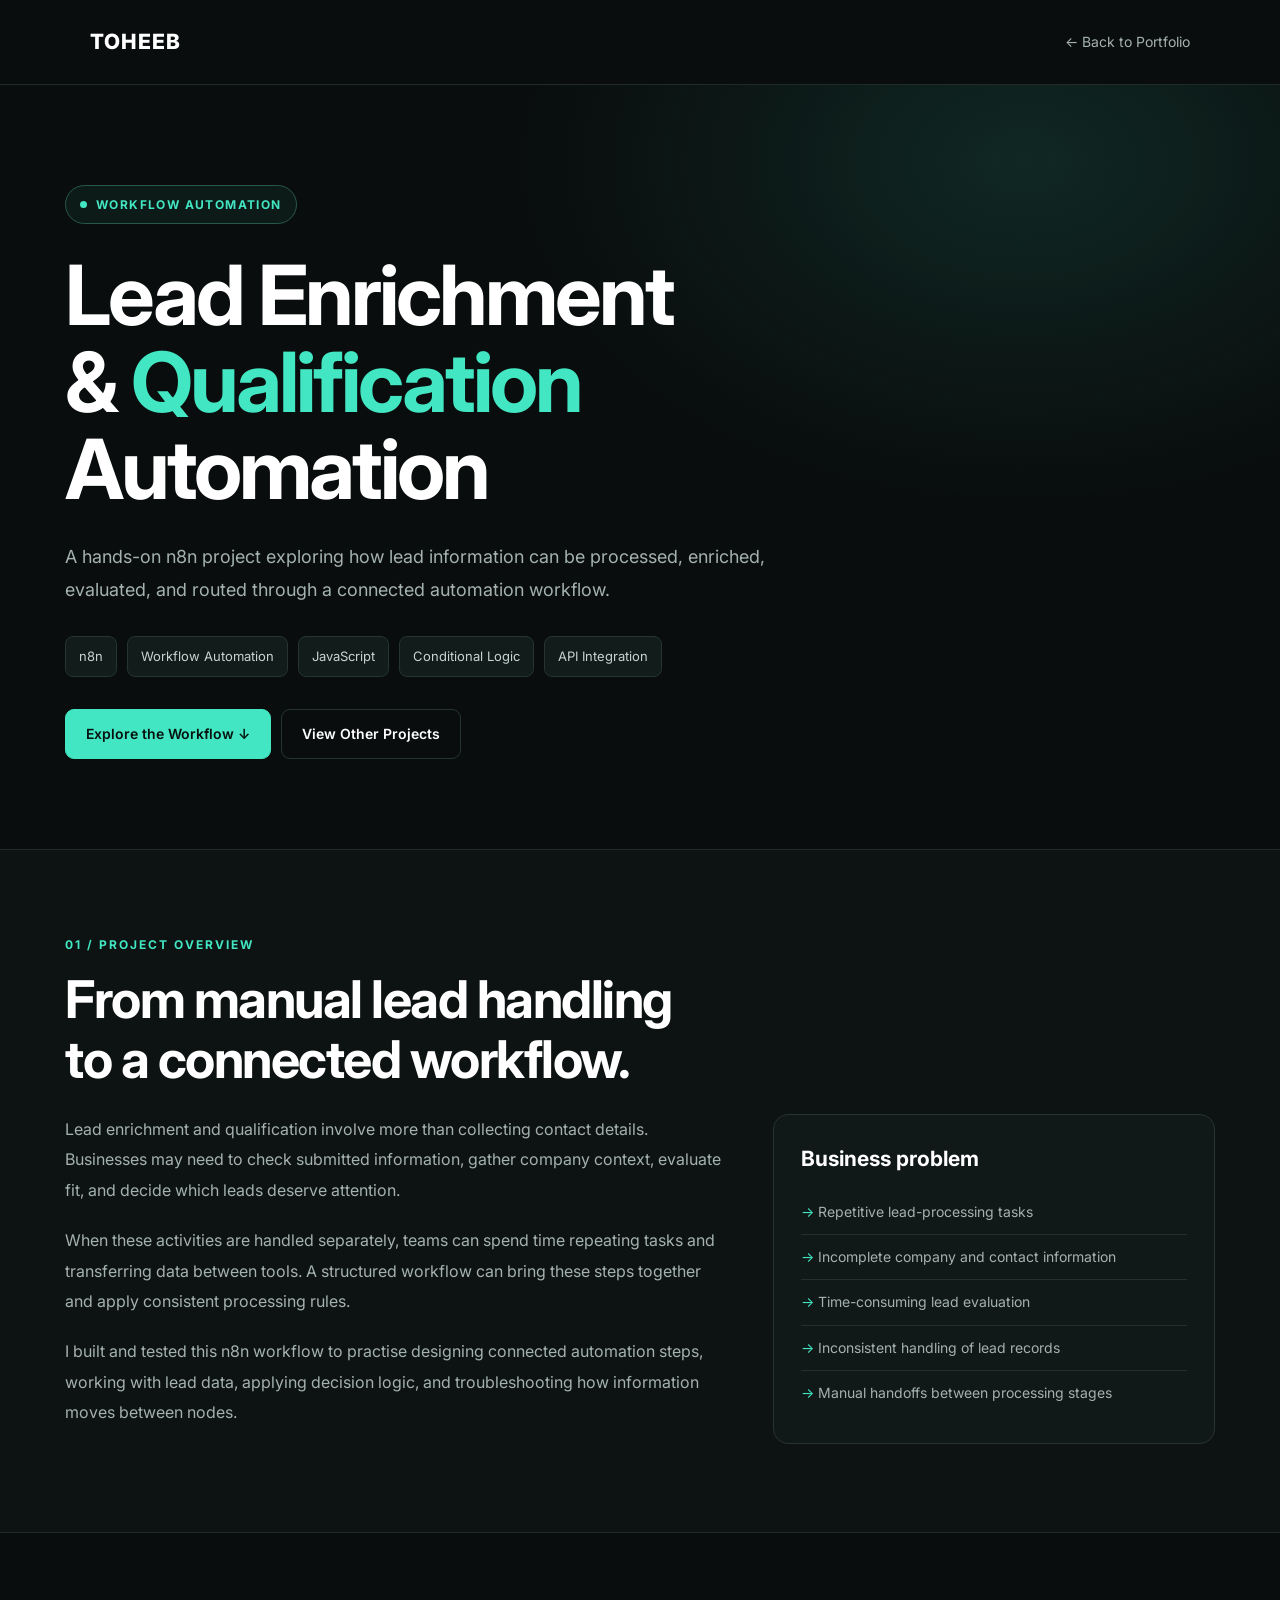
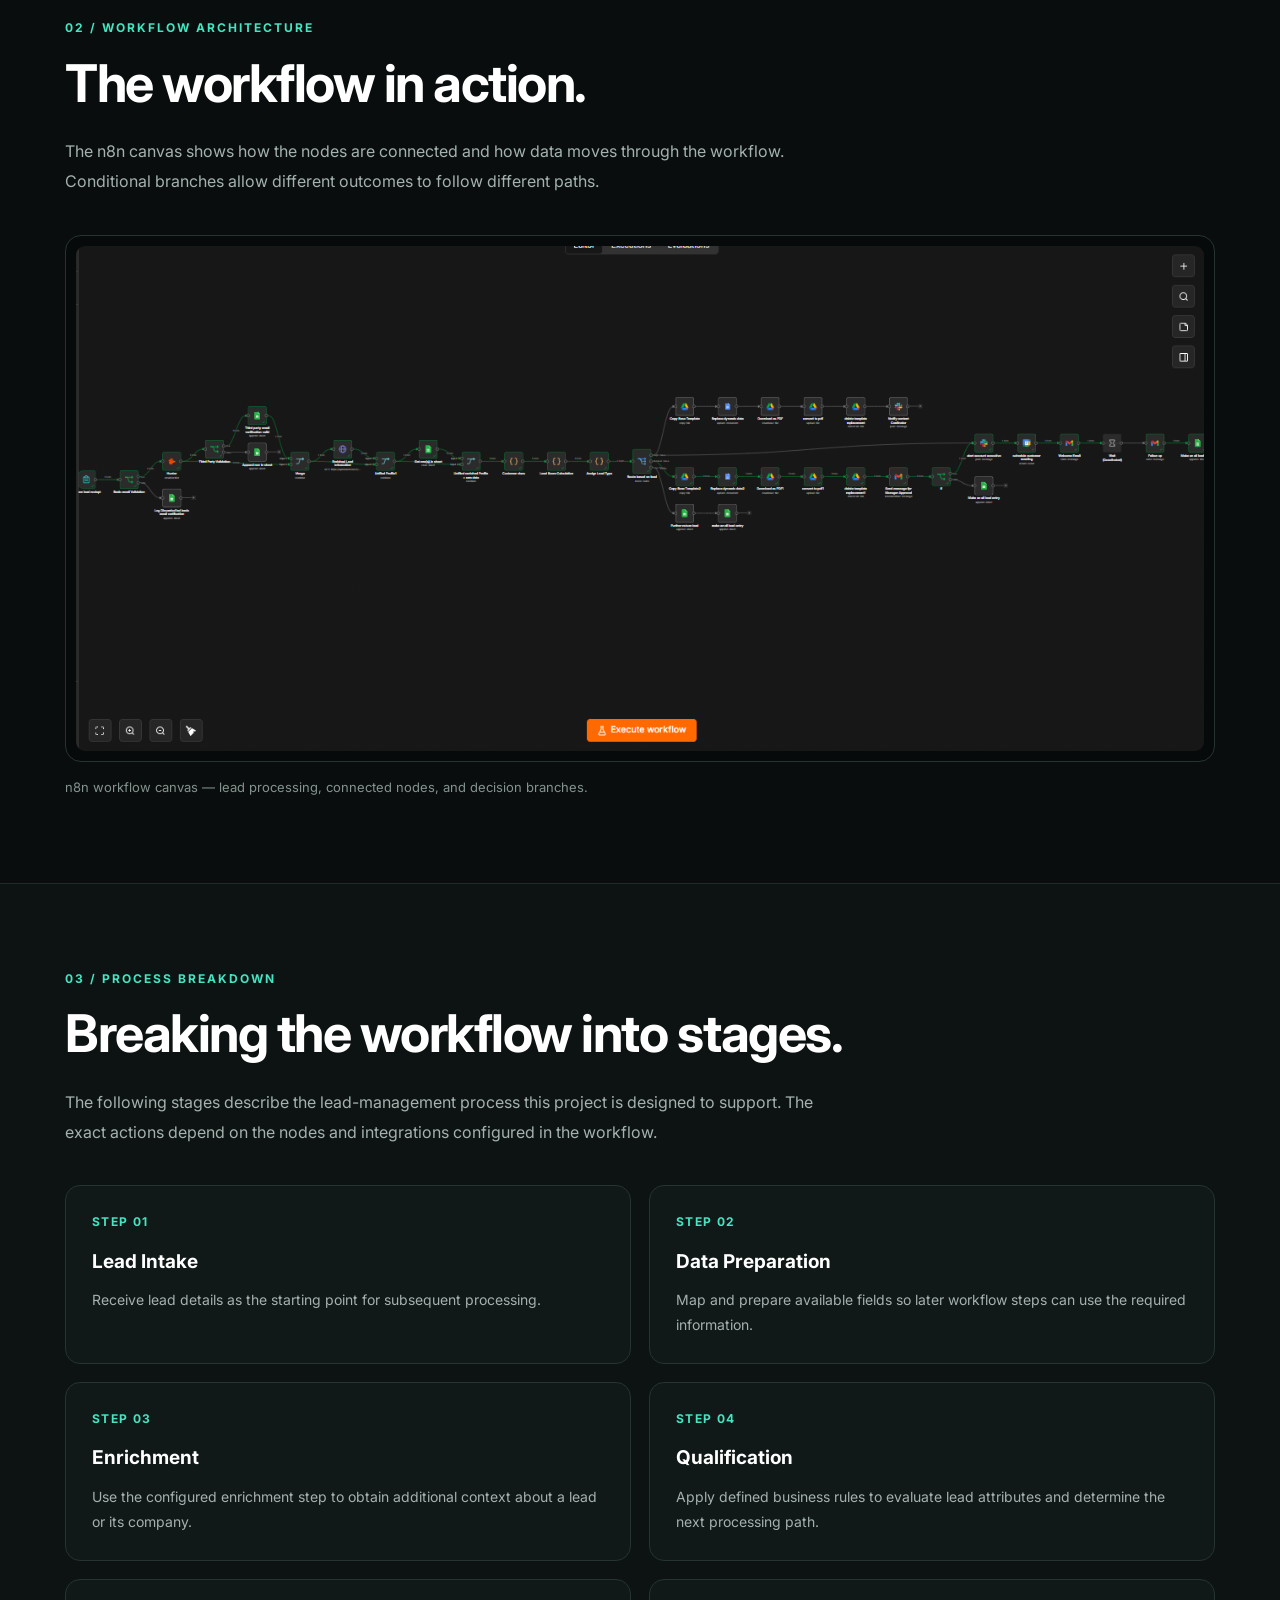
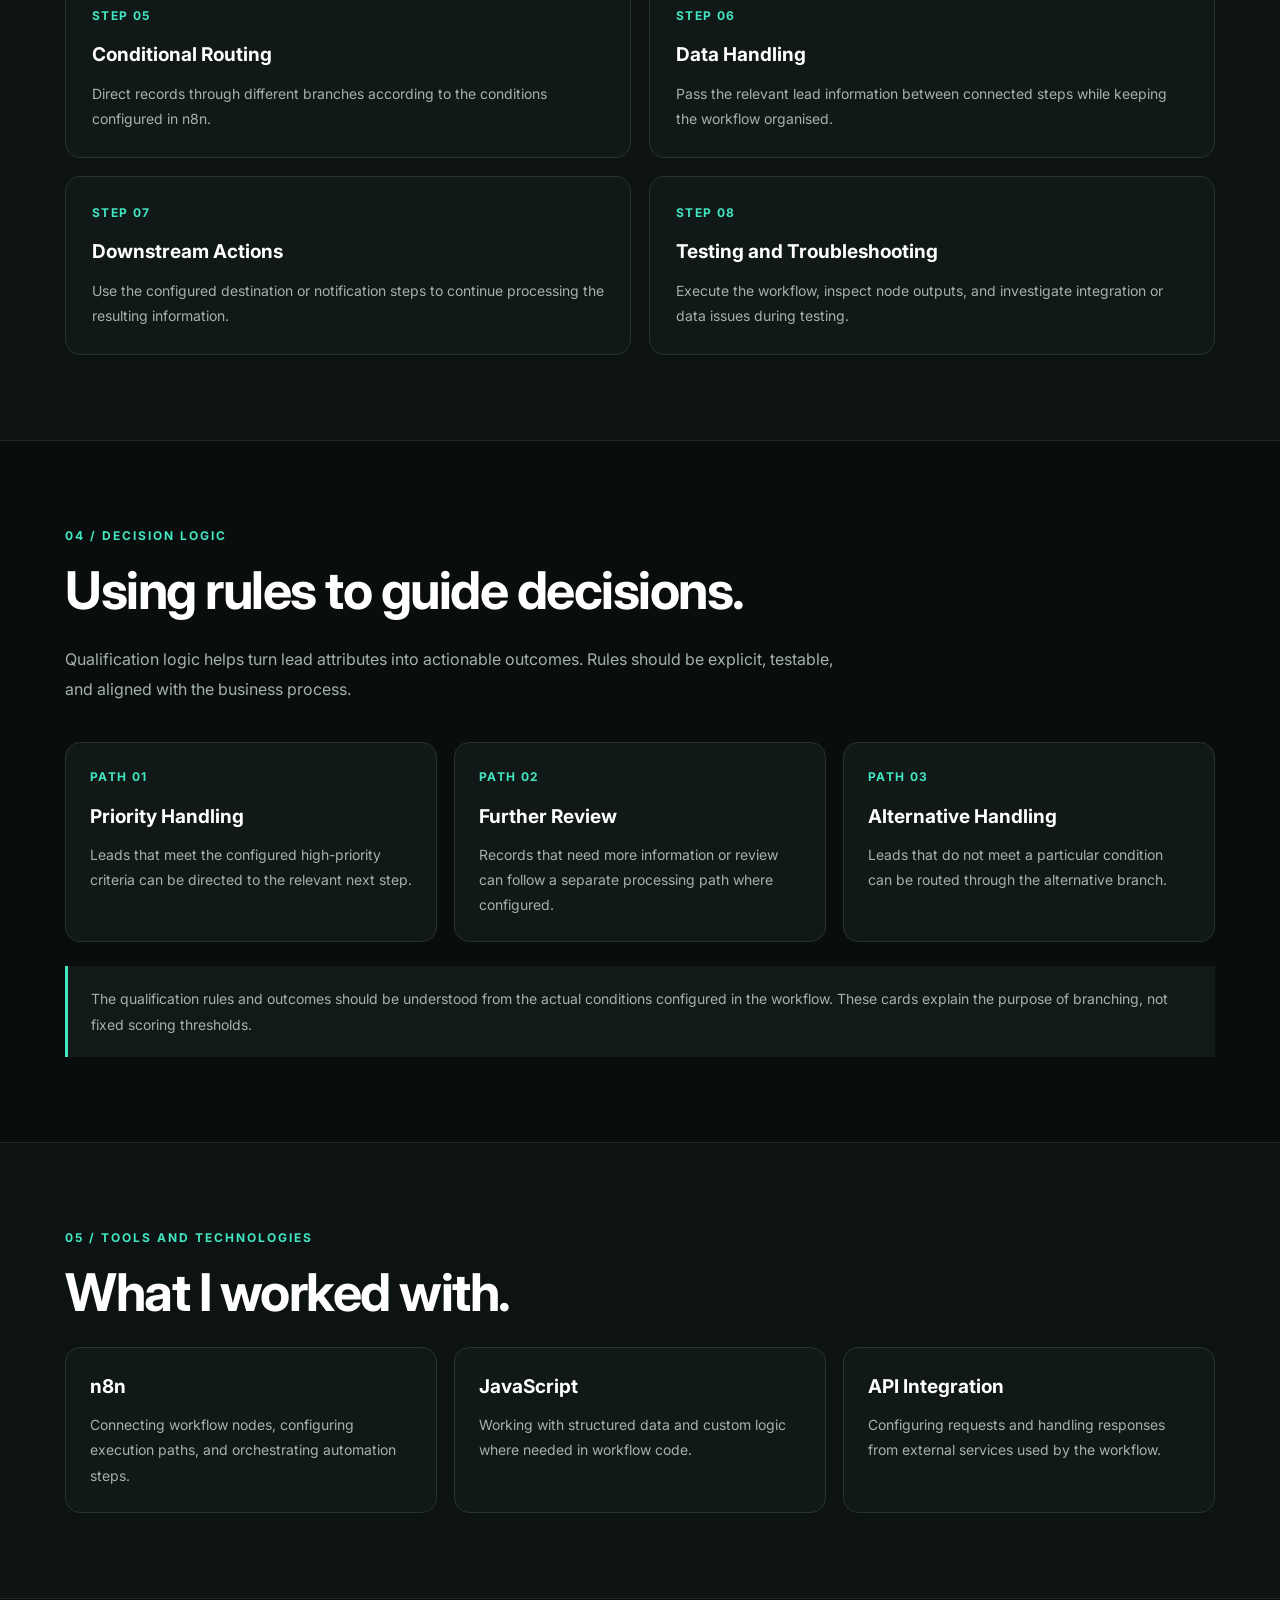
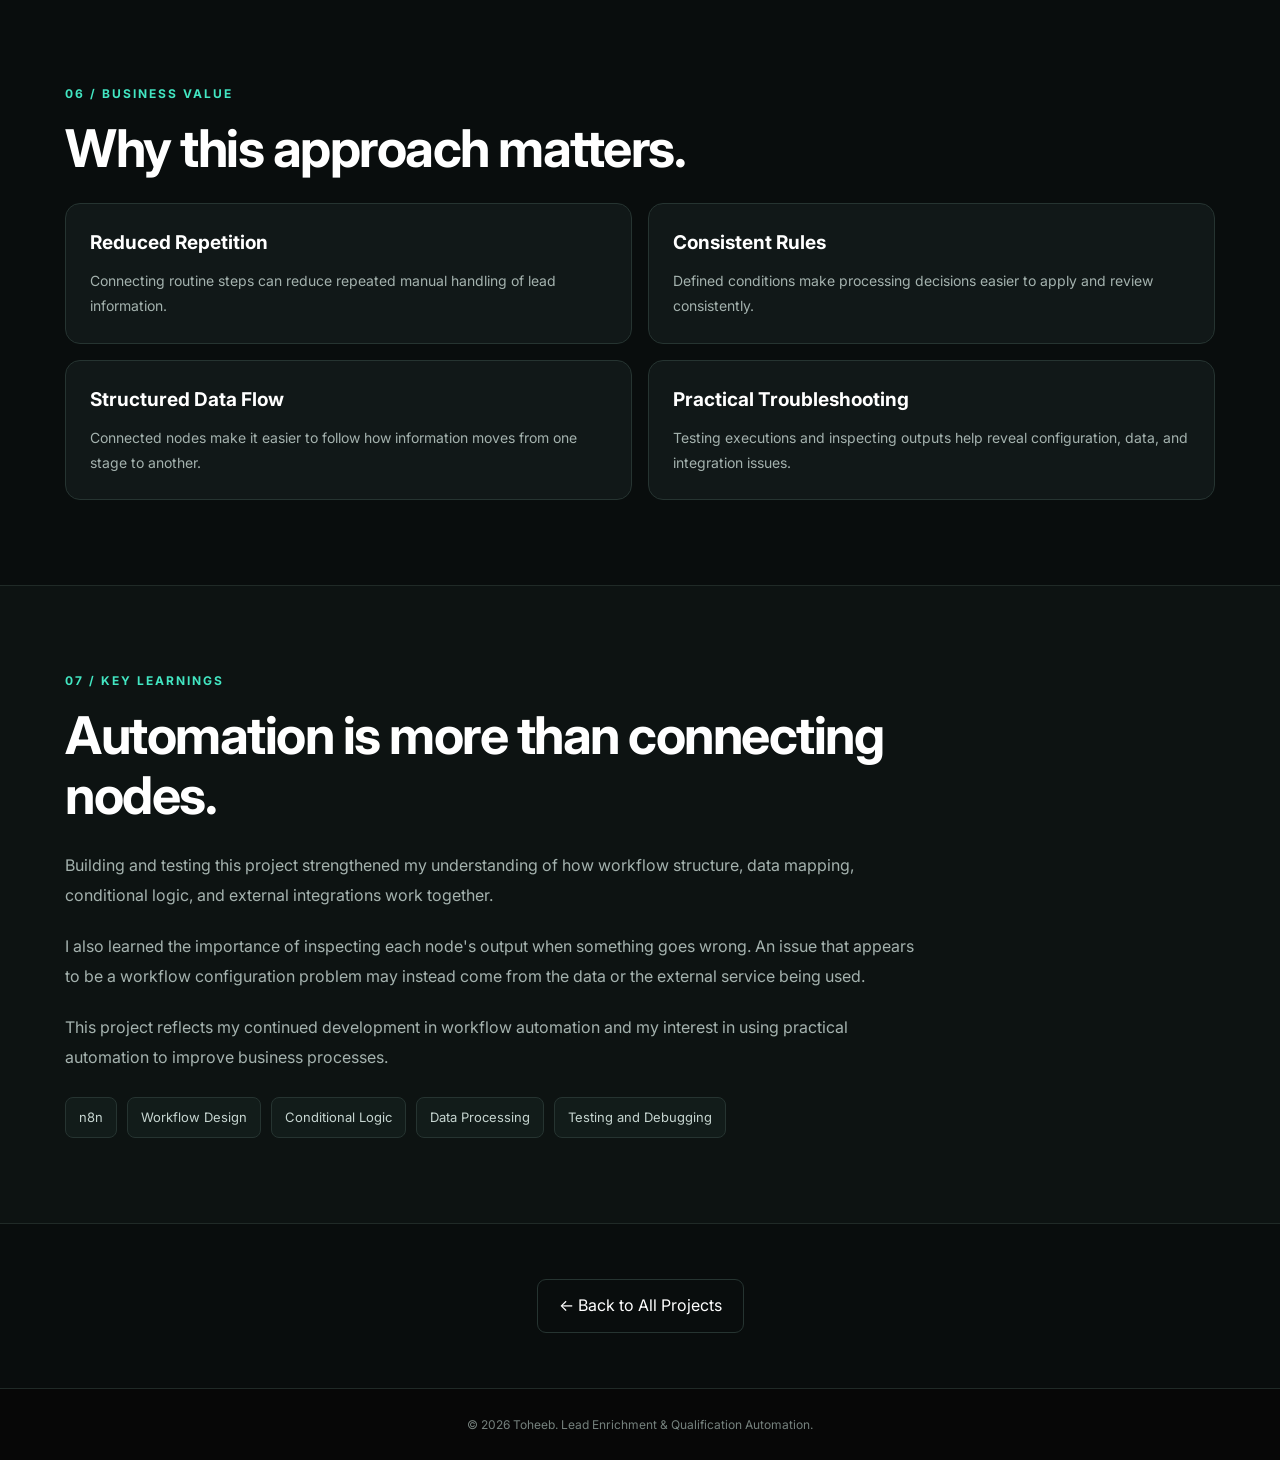
<file: project5.html>
<!DOCTYPE html>
<html lang="en">
<head>
    <meta charset="UTF-8">
    <meta name="viewport" content="width=device-width, initial-scale=1.0">
    <title>Lead Enrichment & Qualification Automation | Toheeb</title>

    <link rel="preconnect" href="https://fonts.googleapis.com">
    <link rel="preconnect" href="https://fonts.gstatic.com" crossorigin>
    <link href="https://fonts.googleapis.com/css2?family=Inter:wght@400;500;600;700;800&display=swap" rel="stylesheet">
    <link rel="stylesheet" href="style.css">

    <style>
        :root {
            --p5-accent: #42e6c2;
            --p5-bg: #090d0d;
            --p5-card: #111818;
            --p5-border: #263431;
            --p5-text: #a4b2ae;
        }

        .project5-page {
            background: var(--p5-bg);
            color: #fff;
            font-family: "Inter", Arial, sans-serif;
            line-height: 1.6;
            overflow-x: hidden;
        }

        .project5-container {
            width: min(1150px, 90%);
            margin: 0 auto;
        }

        .project5-nav {
            padding: 25px 7%;
            display: flex;
            justify-content: space-between;
            align-items: center;
            border-bottom: 1px solid #202a27;
            background: var(--p5-bg);
        }

        .project5-logo {
            color: #fff;
            font-size: 21px;
            font-weight: 800;
            letter-spacing: 1px;
            text-decoration: none;
        }

        .project5-nav-link {
            color: var(--p5-text);
            text-decoration: none;
            font-size: 14px;
        }

        .project5-nav-link:hover,
        .project5-end a:hover {
            color: var(--p5-accent);
            border-color: var(--p5-accent);
        }

        .project5-hero {
            padding: 100px 0 90px;
            background:
                radial-gradient(ellipse at 80% 10%, rgba(66,230,194,.12), transparent 35%),
                var(--p5-bg);
            border-bottom: 1px solid #202a27;
        }

        .project5-label {
            display: inline-flex;
            align-items: center;
            gap: 9px;
            padding: 9px 14px;
            margin-bottom: 28px;
            border: 1px solid #28584d;
            border-radius: 30px;
            background: rgba(66,230,194,.06);
            color: var(--p5-accent);
            font-size: 12px;
            font-weight: 700;
            letter-spacing: 1.4px;
            text-transform: uppercase;
        }

        .project5-label::before {
            content: "";
            width: 7px;
            height: 7px;
            border-radius: 50%;
            background: var(--p5-accent);
        }

        .project5-hero h1 {
            max-width: 1000px;
            font-size: clamp(43px, 7vw, 83px);
            line-height: 1.05;
            letter-spacing: -3px;
            margin-bottom: 28px;
        }

        .project5-highlight { color: var(--p5-accent); }

        .project5-hero-description {
            max-width: 760px;
            color: var(--p5-text);
            font-size: 18px;
            line-height: 1.8;
            margin-bottom: 30px;
        }

        .project5-tags,
        .project5-hero-actions,
        .project5-summary-tags {
            display: flex;
            flex-wrap: wrap;
            gap: 10px;
        }

        .project5-tags { margin-bottom: 32px; }

        .project5-tags span,
        .project5-summary-tags span {
            padding: 9px 13px;
            background: #121c1a;
            border: 1px solid var(--p5-border);
            border-radius: 8px;
            color: #c6d5d0;
            font-size: 13px;
        }

        .project5-button {
            display: inline-block;
            padding: 13px 20px;
            border: 1px solid var(--p5-border);
            border-radius: 9px;
            color: #fff;
            text-decoration: none;
            font-size: 14px;
            font-weight: 600;
            transition: .3s ease;
        }

        .project5-button-primary {
            background: var(--p5-accent);
            border-color: var(--p5-accent);
            color: #07110e;
        }

        .project5-button:hover {
            transform: translateY(-3px);
        }

        .project5-button-primary:hover {
            background: #8af4df;
        }

        .project5-button-secondary:hover {
            border-color: var(--p5-accent);
            color: var(--p5-accent);
        }

        .project5-section {
            padding: 85px 0;
            border-bottom: 1px solid #202a27;
        }

        .project5-section-dark { background: #0d1312; }

        .project5-section-label {
            display: block;
            color: var(--p5-accent);
            font-size: 12px;
            font-weight: 700;
            letter-spacing: 2px;
            margin-bottom: 16px;
            text-transform: uppercase;
        }

        .project5-section h2 {
            font-size: clamp(32px, 5vw, 52px);
            line-height: 1.15;
            letter-spacing: -1.5px;
            margin-bottom: 24px;
        }

        .project5-section-intro {
            max-width: 780px;
            color: var(--p5-text);
            font-size: 16px;
            line-height: 1.85;
            margin-bottom: 38px;
        }

        .project5-overview-grid {
            display: grid;
            grid-template-columns: 1.2fr .8fr;
            gap: 45px;
            align-items: start;
        }

        .project5-overview-copy p,
        .project5-summary-box p {
            color: var(--p5-text);
            font-size: 16px;
            line-height: 1.9;
            margin-bottom: 20px;
        }

        .project5-problem-card,
        .project5-process-card,
        .project5-logic-card,
        .project5-tool-card,
        .project5-value-item {
            background: var(--p5-card);
            border: 1px solid var(--p5-border);
            border-radius: 15px;
        }

        .project5-problem-card { padding: 27px; }
        .project5-problem-card h3 { font-size: 21px; margin-bottom: 14px; }
        .project5-problem-card ul { list-style: none; }

        .project5-problem-card li {
            padding: 11px 0;
            border-bottom: 1px solid #24302d;
            color: var(--p5-text);
            font-size: 14px;
        }

        .project5-problem-card li:last-child { border-bottom: none; }
        .project5-problem-card li::before {
            content: "→ ";
            color: var(--p5-accent);
        }

        .project5-workflow-frame {
            padding: 10px;
            border: 1px solid var(--p5-border);
            border-radius: 16px;
            background: #070a0a;
            overflow: hidden;
        }

        .project5-workflow-frame img {
            display: block;
            width: 100%;
            height: auto;
            border-radius: 9px;
        }

        .project5-image-caption {
            margin-top: 15px;
            color: #84938e;
            font-size: 13px;
        }

        .project5-process-grid {
            display: grid;
            grid-template-columns: repeat(2, minmax(0, 1fr));
            gap: 18px;
        }

        .project5-process-card {
            padding: 26px;
            transition: transform .3s ease, border-color .3s ease;
        }

        .project5-process-card:hover {
            border-color: var(--p5-accent);
            transform: translateY(-3px);
        }

        .project5-process-number,
        .project5-logic-card span {
            display: block;
            color: var(--p5-accent);
            font-size: 12px;
            font-weight: 700;
            letter-spacing: 1.4px;
            margin-bottom: 15px;
        }

        .project5-process-card h3,
        .project5-logic-card h3,
        .project5-tool-card h3,
        .project5-value-item h3 {
            font-size: 19px;
            margin-bottom: 10px;
        }

        .project5-process-card p,
        .project5-logic-card p,
        .project5-tool-card p,
        .project5-value-item p {
            color: var(--p5-text);
            font-size: 14px;
            line-height: 1.8;
        }

        .project5-logic-grid,
        .project5-tools-grid {
            display: grid;
            grid-template-columns: repeat(3, minmax(0, 1fr));
            gap: 17px;
        }

        .project5-logic-card,
        .project5-tool-card { padding: 24px; }

        .project5-note {
            margin-top: 24px;
            padding: 20px 23px;
            border-left: 3px solid var(--p5-accent);
            background: #111a18;
            color: var(--p5-text);
            font-size: 14px;
            line-height: 1.8;
        }

        .project5-value-list {
            display: grid;
            grid-template-columns: repeat(2, minmax(0, 1fr));
            gap: 16px;
        }

        .project5-value-item { padding: 24px; }
        .project5-summary-box { max-width: 850px; }
        .project5-summary-tags { margin-top: 25px; }

        .project5-end {
            padding: 55px 0;
            text-align: center;
        }

        .project5-end a {
            display: inline-block;
            padding: 13px 21px;
            border: 1px solid var(--p5-border);
            border-radius: 9px;
            color: #fff;
            text-decoration: none;
            transition: .3s ease;
        }

        .project5-footer {
            padding: 26px 7%;
            border-top: 1px solid #202a27;
            text-align: center;
            color: #75817d;
            font-size: 12px;
        }

        @media (max-width: 900px) {
            .project5-overview-grid { grid-template-columns: 1fr; gap: 25px; }
            .project5-logic-grid,
            .project5-tools-grid { grid-template-columns: repeat(2, minmax(0, 1fr)); }
        }

        @media (max-width: 650px) {
            .project5-nav { padding: 20px 5%; }
            .project5-hero { padding: 70px 0; }
            .project5-hero h1 { font-size: 44px; letter-spacing: -2px; }
            .project5-hero-description { font-size: 16px; }
            .project5-section { padding: 65px 0; }
            .project5-process-grid,
            .project5-logic-grid,
            .project5-tools-grid,
            .project5-value-list { grid-template-columns: 1fr; }
        }

        @media (prefers-reduced-motion: reduce) {
            .project5-page * { transition: none !important; animation: none !important; }
        }
    </style>
</head>

<body class="project5-page">

<header class="project5-nav">
    <a href="index.html" class="project5-logo">TOHEEB</a>
    <a href="index.html#projects" class="project5-nav-link">← Back to Portfolio</a>
</header>

<main>
    <section class="project5-hero">
        <div class="project5-container">
            <span class="project5-label">Workflow Automation</span>

            <h1>
                Lead Enrichment<br>
                &amp; <span class="project5-highlight">Qualification</span><br>
                Automation
            </h1>

            <p class="project5-hero-description">
                A hands-on n8n project exploring how lead information can be
                processed, enriched, evaluated, and routed through a connected
                automation workflow.
            </p>

            <div class="project5-tags">
                <span>n8n</span>
                <span>Workflow Automation</span>
                <span>JavaScript</span>
                <span>Conditional Logic</span>
                <span>API Integration</span>
            </div>

            <div class="project5-hero-actions">
                <a href="#workflow" class="project5-button project5-button-primary">Explore the Workflow ↓</a>
                <a href="index.html#projects" class="project5-button project5-button-secondary">View Other Projects</a>
            </div>
        </div>
    </section>

    <section class="project5-section project5-section-dark" id="overview">
        <div class="project5-container">
            <span class="project5-section-label">01 / Project Overview</span>
            <h2>From manual lead handling<br>to a connected workflow.</h2>

            <div class="project5-overview-grid">
                <div class="project5-overview-copy">
                    <p>
                        Lead enrichment and qualification involve more than
                        collecting contact details. Businesses may need to
                        check submitted information, gather company context,
                        evaluate fit, and decide which leads deserve attention.
                    </p>
                    <p>
                        When these activities are handled separately, teams
                        can spend time repeating tasks and transferring data
                        between tools. A structured workflow can bring these
                        steps together and apply consistent processing rules.
                    </p>
                    <p>
                        I built and tested this n8n workflow to practise
                        designing connected automation steps, working with
                        lead data, applying decision logic, and troubleshooting
                        how information moves between nodes.
                    </p>
                </div>

                <aside class="project5-problem-card">
                    <h3>Business problem</h3>
                    <ul>
                        <li>Repetitive lead-processing tasks</li>
                        <li>Incomplete company and contact information</li>
                        <li>Time-consuming lead evaluation</li>
                        <li>Inconsistent handling of lead records</li>
                        <li>Manual handoffs between processing stages</li>
                    </ul>
                </aside>
            </div>
        </div>
    </section>

    <section class="project5-section" id="workflow">
        <div class="project5-container">
            <span class="project5-section-label">02 / Workflow Architecture</span>
            <h2>The workflow in action.</h2>
            <p class="project5-section-intro">
                The n8n canvas shows how the nodes are connected and how data
                moves through the workflow. Conditional branches allow different
                outcomes to follow different paths.
            </p>

            <div class="project5-workflow-frame">
                <img src="image/project5-workflow.png"
                     alt="Lead enrichment and qualification automation built in n8n"
                     loading="lazy">
            </div>
            <p class="project5-image-caption">
                n8n workflow canvas — lead processing, connected nodes, and decision branches.
            </p>
        </div>
    </section>

    <section class="project5-section project5-section-dark" id="process">
        <div class="project5-container">
            <span class="project5-section-label">03 / Process Breakdown</span>
            <h2>Breaking the workflow into stages.</h2>
            <p class="project5-section-intro">
                The following stages describe the lead-management process this
                project is designed to support. The exact actions depend on
                the nodes and integrations configured in the workflow.
            </p>

            <div class="project5-process-grid">
                <article class="project5-process-card">
                    <span class="project5-process-number">STEP 01</span>
                    <h3>Lead Intake</h3>
                    <p>Receive lead details as the starting point for subsequent processing.</p>
                </article>

                <article class="project5-process-card">
                    <span class="project5-process-number">STEP 02</span>
                    <h3>Data Preparation</h3>
                    <p>Map and prepare available fields so later workflow steps can use the required information.</p>
                </article>

                <article class="project5-process-card">
                    <span class="project5-process-number">STEP 03</span>
                    <h3>Enrichment</h3>
                    <p>Use the configured enrichment step to obtain additional context about a lead or its company.</p>
                </article>

                <article class="project5-process-card">
                    <span class="project5-process-number">STEP 04</span>
                    <h3>Qualification</h3>
                    <p>Apply defined business rules to evaluate lead attributes and determine the next processing path.</p>
                </article>

                <article class="project5-process-card">
                    <span class="project5-process-number">STEP 05</span>
                    <h3>Conditional Routing</h3>
                    <p>Direct records through different branches according to the conditions configured in n8n.</p>
                </article>

                <article class="project5-process-card">
                    <span class="project5-process-number">STEP 06</span>
                    <h3>Data Handling</h3>
                    <p>Pass the relevant lead information between connected steps while keeping the workflow organised.</p>
                </article>

                <article class="project5-process-card">
                    <span class="project5-process-number">STEP 07</span>
                    <h3>Downstream Actions</h3>
                    <p>Use the configured destination or notification steps to continue processing the resulting information.</p>
                </article>

                <article class="project5-process-card">
                    <span class="project5-process-number">STEP 08</span>
                    <h3>Testing and Troubleshooting</h3>
                    <p>Execute the workflow, inspect node outputs, and investigate integration or data issues during testing.</p>
                </article>
            </div>
        </div>
    </section>

    <section class="project5-section" id="logic">
        <div class="project5-container">
            <span class="project5-section-label">04 / Decision Logic</span>
            <h2>Using rules to guide decisions.</h2>
            <p class="project5-section-intro">
                Qualification logic helps turn lead attributes into actionable
                outcomes. Rules should be explicit, testable, and aligned with
                the business process.
            </p>

            <div class="project5-logic-grid">
                <article class="project5-logic-card">
                    <span>PATH 01</span>
                    <h3>Priority Handling</h3>
                    <p>Leads that meet the configured high-priority criteria can be directed to the relevant next step.</p>
                </article>

                <article class="project5-logic-card">
                    <span>PATH 02</span>
                    <h3>Further Review</h3>
                    <p>Records that need more information or review can follow a separate processing path where configured.</p>
                </article>

                <article class="project5-logic-card">
                    <span>PATH 03</span>
                    <h3>Alternative Handling</h3>
                    <p>Leads that do not meet a particular condition can be routed through the alternative branch.</p>
                </article>
            </div>

            <div class="project5-note">
                The qualification rules and outcomes should be understood from
                the actual conditions configured in the workflow. These cards
                explain the purpose of branching, not fixed scoring thresholds.
            </div>
        </div>
    </section>

    <section class="project5-section project5-section-dark" id="tools">
        <div class="project5-container">
            <span class="project5-section-label">05 / Tools and Technologies</span>
            <h2>What I worked with.</h2>

            <div class="project5-tools-grid">
                <article class="project5-tool-card">
                    <h3>n8n</h3>
                    <p>Connecting workflow nodes, configuring execution paths, and orchestrating automation steps.</p>
                </article>

                <article class="project5-tool-card">
                    <h3>JavaScript</h3>
                    <p>Working with structured data and custom logic where needed in workflow code.</p>
                </article>

                <article class="project5-tool-card">
                    <h3>API Integration</h3>
                    <p>Configuring requests and handling responses from external services used by the workflow.</p>
                </article>
            </div>
        </div>
    </section>

    <section class="project5-section" id="value">
        <div class="project5-container">
            <span class="project5-section-label">06 / Business Value</span>
            <h2>Why this approach matters.</h2>

            <div class="project5-value-list">
                <article class="project5-value-item">
                    <h3>Reduced Repetition</h3>
                    <p>Connecting routine steps can reduce repeated manual handling of lead information.</p>
                </article>

                <article class="project5-value-item">
                    <h3>Consistent Rules</h3>
                    <p>Defined conditions make processing decisions easier to apply and review consistently.</p>
                </article>

                <article class="project5-value-item">
                    <h3>Structured Data Flow</h3>
                    <p>Connected nodes make it easier to follow how information moves from one stage to another.</p>
                </article>

                <article class="project5-value-item">
                    <h3>Practical Troubleshooting</h3>
                    <p>Testing executions and inspecting outputs help reveal configuration, data, and integration issues.</p>
                </article>
            </div>
        </div>
    </section>

    <section class="project5-section project5-section-dark" id="learnings">
        <div class="project5-container">
            <span class="project5-section-label">07 / Key Learnings</span>

            <div class="project5-summary-box">
                <h2>Automation is more than connecting nodes.</h2>

                <p>
                    Building and testing this project strengthened my
                    understanding of how workflow structure, data mapping,
                    conditional logic, and external integrations work together.
                </p>

                <p>
                    I also learned the importance of inspecting each node's
                    output when something goes wrong. An issue that appears
                    to be a workflow configuration problem may instead come
                    from the data or the external service being used.
                </p>

                <p>
                    This project reflects my continued development in
                    workflow automation and my interest in using practical
                    automation to improve business processes.
                </p>

                <div class="project5-summary-tags">
                    <span>n8n</span>
                    <span>Workflow Design</span>
                    <span>Conditional Logic</span>
                    <span>Data Processing</span>
                    <span>Testing and Debugging</span>
                </div>
            </div>
        </div>
    </section>
</main>

<section class="project5-end">
    <div class="project5-container">
        <a href="index.html#projects">← Back to All Projects</a>
    </div>
</section>

<footer class="project5-footer">
    <p>© 2026 Toheeb. Lead Enrichment &amp; Qualification Automation.</p>
</footer>

</body>
</html>
</file>
<file: style.css>
html {
    scroll-behavior: smooth;
}

body {
    font-family: "Inter", Arial, sans-serif;
}
* {
	margin: 0;
	padding: 0;
	box-sizing: border-box;
}

body {
    background: #0b0b0b;
    color: white;
    font-family: "Inter", Arial, sans-serif;
    line-height: 1.5;
}
}

header {
	padding: 30px 7%;
}

nav {
	display: flex;
	justify-content: space-between;
	align-items: center;
}

.logo {
	font-size: 22px;
	font-weight: bold;
}

.nav-links {
	display: flex;
	gap: 35px;
}

.nav-links a {
	color: #aaaaaa;
	text-decoration: none;
	font-size: 15px;
}

.nav-links a:hover {
	color: white;
}
.hero {
    min-height: 85vh;
    padding: 80px 7%;
    display: flex;
    justify-content: space-between;
    align-items: center;
}

.hero-text {
    max-width: 650px;
}

.intro {
    color: #8b8bff;
    font-size: 18px;
    margin-bottom: 20px;
}

.hero h1 {
    font-size: clamp(70px, 10vw, 150px);
    line-height: 0.85;
    letter-spacing: -5px;
    margin-bottom: 35px;
}

.description {
    color: #aaaaaa;
    font-size: 19px;
    line-height: 1.6;
    max-width: 500px;
}

.buttons {
    display: flex;
    gap: 15px;
    margin-top: 35px;
}

.buttons a {
    text-decoration: none;
    padding: 14px 24px;
    border-radius: 8px;
}

.primary-btn {
    background: #5b61ff;
    color: white;
    transition: 0.3s;
}

.primary-btn:hover {
    background: #7075ff;
    transform: translateY(-3px);
}

.secondary-btn {
    border: 1px solid #444444;
    color: white;
    transition: 0.3s;
}

.secondary-btn:hover {
    border-color: #5b61ff;
    transform: translateY(-3px);
}

.hero-side {
    width: 280px;
    padding: 35px;
    border: 1px solid #292929;
    border-radius: 20px;
    background: #111111;
}

.hero-side p {
    color: #777777;
    font-size: 12px;
    letter-spacing: 2px;
    margin-bottom: 25px;
}

.hero-side h2 {
    font-size: 26px;
    margin-bottom: 18px;
    transition: 0.3s;
}

.hero-side h2:hover {
    color: #5b61ff;
    transform: translateX(8px);
}
.about {
    padding: 100px 7%;
    background: #111111;
}

.section-title p {
    color: #5b61ff;
    font-size: 13px;
    letter-spacing: 2px;
    margin-bottom: 10px;
}

.section-title h2 {
    font-size: clamp(36px, 5vw, 52px);
    line-height: 1.1;
    letter-spacing: -1.5px;
    margin-bottom: 50px;
}

.about-content {
    display: flex;
    justify-content: space-between;
    gap: 80px;
}

.about-text {
    max-width: 650px;
}

.about-text p {
    color: #aaaaaa;
    font-size: 18px;
    line-height: 1.8;
    margin-bottom: 25px;
}

.about-highlight {
    min-width: 220px;
    padding: 30px;
    border: 1px solid #292929;
    border-radius: 20px;
    background: #0b0b0b;
}

.about-highlight span {
    display: block;
    color: #5b61ff;
    font-size: 40px;
    font-weight: bold;
}

.about-highlight p {
    color: #888888;
    margin-bottom: 25px;
}
.skills {
    padding: 100px 7%;
}

.skills-grid {
    display: grid;
    grid-template-columns: repeat(2, 1fr);
    gap: 20px;
}

.skill-card {
    padding: 30px;
    background: #111111;
    border: 1px solid #292929;
    border-radius: 18px;
    transition: 0.3s;
}

.skill-card:hover {
    border-color: #5b61ff;
    transform: translateY(-5px);
}

.skill-card h3 {
    font-size: 25px;
    margin-bottom: 15px;
}

.skill-card p {
    color: #999999;
    line-height: 1.7;
}
.projects {
    padding: 100px 7%;
    background: #111111;
}

.projects-grid {
    display: grid;
    grid-template-columns: repeat(2, 1fr);
    gap: 25px;
}

.project-card {
    background: #0b0b0b;
    border: 1px solid #292929;
    border-radius: 18px;
    overflow: hidden;
    transition: 0.3s;
}

.project-card:hover {
    border-color: #5b61ff;
    transform: translateY(-6px);
}

.project-image {
    height: 220px;
    background: #181818;
    display: flex;
    align-items: center;
    justify-content: center;
    border-bottom: 1px solid #292929;
}

.project-image span {
    color: #666666;
    font-size: 14px;
    letter-spacing: 3px;
}

.project-content {
    padding: 30px;
}

.project-content h3 {
    font-size: 25px;
    margin-bottom: 15px;
}

.project-content p {
    color: #999999;
    line-height: 1.7;
    margin-bottom: 20px;
}

.project-tools {
    display: flex;
    flex-wrap: wrap;
    gap: 8px;
    margin-bottom: 25px;
}

.project-tools span {
    padding: 7px 12px;
    background: #181818;
    border: 1px solid #292929;
    border-radius: 20px;
    color: #aaaaaa;
    font-size: 12px;
}

.project-btn {
    display: inline-block;
    color: white;
    text-decoration: none;
    font-size: 14px;
    transition: 0.3s;
}

.project-btn:hover {
    color: #5b61ff;
}
.contact {
    padding: 100px 7%;
}

.contact-content {
    display: flex;
    justify-content: space-between;
    align-items: center;
    gap: 60px;
}

.contact-text {
    max-width: 550px;
}

.contact-text p {
    color: #aaaaaa;
    font-size: 20px;
    line-height: 1.7;
}

.contact-links {
    display: flex;
    flex-direction: column;
    gap: 15px;
    min-width: 220px;
}

.contact-links a {
    padding: 15px 20px;
    border: 1px solid #292929;
    border-radius: 10px;
    color: white;
    text-decoration: none;
    transition: 0.3s;
}

.contact-links a:hover {
    border-color: #5b61ff;
    color: #5b61ff;
    transform: translateX(6px);
}
@media (max-width: 768px) {
    .insights-grid {

    grid-template-columns: 1fr;

    .workflow-grid {
    grid-template-columns: 1fr;
}

.summary-grid {
    grid-template-columns: 1fr;
}
}
    .questions-grid {
    grid-template-columns: 1fr;
}

    header {
        padding: 25px 5%;
    }

    .nav-links {
        gap: 15px;
    }

    .nav-links a {
        font-size: 13px;
    }

    .hero {
        padding: 60px 5%;
        flex-direction: column;
        align-items: flex-start;
        gap: 50px;
    }

    .hero h1 {
        font-size: 70px;
    }

    .hero-side {
        width: 100%;
    }

    .about,
    .skills,
    .projects,
    .contact {
        padding: 80px 5%;
    }

    .about-content {
        flex-direction: column;
        gap: 40px;
    }

    .about-highlight {
        width: 100%;
    }

    .skills-grid {
        grid-template-columns: 1fr;
    }

    .projects-grid {
        grid-template-columns: 1fr;
    }

    .contact-content {
        flex-direction: column;
        align-items: flex-start;
    }

    .contact-links {
        width: 100%;
    }
    footer {
    padding: 60px 7% 25px;
    background: #070707;
    border-top: 1px solid #222222;
}

.footer-content {
    display: flex;
    justify-content: space-between;
    align-items: center;
    gap: 40px;
    padding-bottom: 40px;
}

.footer-logo {
    font-size: 22px;
    font-weight: 800;
    letter-spacing: 1px;
}

.footer-content > p {
    color: #777777;
    font-size: 14px;
}

.footer-links {
    display: flex;
    gap: 25px;
}

.footer-links a {
    color: #888888;
    text-decoration: none;
    font-size: 14px;
    transition: 0.3s;
}

.footer-links a:hover {
    color: white;
}

.footer-bottom {
    padding-top: 25px;
    border-top: 1px solid #1d1d1d;
    text-align: center;
}

.footer-bottom p {
    color: #555555;
    font-size: 12px;
}
}
/* Subtle animations */

.hero-text,
.hero-side {
    animation: fadeUp 0.8s ease forwards;
}

.project-card,
.skill-card {
    animation: fadeUp 0.8s ease forwards;
}

@keyframes fadeUp {
    from {
        opacity: 0;
        transform: translateY(20px);
    }

    to {
        opacity: 1;
        transform: translateY(0);
    }
}
footer {
    padding: 60px 7% 25px;
    background: #070707;
    border-top: 1px solid #222222;
}

.footer-content {
    display: flex;
    justify-content: space-between;
    align-items: center;
    gap: 40px;
    padding-bottom: 40px;
}

.footer-logo {
    font-size: 22px;
    font-weight: 800;
    letter-spacing: 1px;
}

.footer-content > p {
    color: #777777;
    font-size: 14px;
}

.footer-links {
    display: flex;
    gap: 25px;
}

.footer-links a {
    color: #888888;
    text-decoration: none;
    font-size: 14px;
    transition: 0.3s;
}

.footer-links a:hover {
    color: white;
}

.footer-bottom {
    padding-top: 25px;
    border-top: 1px solid #1d1d1d;
    text-align: center;
}

.footer-bottom p {
    color: #555555;
    font-size: 12px;
}
.project-image img {
    width: 100%;
    height: 100%;
    object-fit: contain;
    display: block;
}
/* PROJECT PAGE */

.project-hero {
    padding: 120px 7% 80px;
    max-width: 1000px;
}

.project-hero > p:first-child {
    color: #5b61ff;
    font-size: 13px;
    letter-spacing: 2px;
    margin-bottom: 20px;
}

.project-hero h1 {
    font-size: clamp(50px, 7vw, 90px);
    line-height: 1;
    letter-spacing: -3px;
    margin-bottom: 30px;
}

.project-hero > p:last-child {
    color: #aaaaaa;
    font-size: 20px;
    line-height: 1.7;
    max-width: 700px;
}

.project-overview {
    padding: 80px 7%;
    background: #111111;
}

.project-overview h2 {
    font-size: 40px;
    margin-bottom: 25px;
}

.project-overview p {
    color: #aaaaaa;
    font-size: 18px;
    line-height: 1.8;
    max-width: 800px;
}
/* DASHBOARD SECTIONS */

.dashboard-section {
    padding: 100px 7%;
}

.dashboard-section:nth-of-type(even) {
    background: #111111;
}

.project-label {
    color: #5b61ff;
    font-size: 13px;
    letter-spacing: 2px;
    margin-bottom: 15px;
}

.dashboard-section h2 {
    font-size: clamp(32px, 5vw, 50px);
    margin-bottom: 40px;
    letter-spacing: -1px;
}

.dashboard-image {
    width: 100%;
    max-width: 1200px;
    margin: 0 auto;
    padding: 15px;
    background: #0b0b0b;
    border: 1px solid #292929;
    border-radius: 18px;
    overflow: hidden;
}

.dashboard-image img {
    width: 100%;
    height: auto;
    display: block;
    border-radius: 10px;
}
/* BUSINESS QUESTIONS */

.project-questions {
    padding: 100px 7%;
    background: #0b0b0b;
}

.project-questions h2 {
    font-size: clamp(36px, 5vw, 52px);
    line-height: 1.1;
    letter-spacing: -1.5px;
    margin-bottom: 50px;
}

.questions-grid {
    display: grid;
    grid-template-columns: repeat(3, 1fr);
    gap: 20px;
}

.question-card {
    padding: 30px;
    background: #111111;
    border: 1px solid #292929;
    border-radius: 18px;
    transition: 0.3s;
}

.question-card:hover {
    border-color: #5b61ff;
    transform: translateY(-5px);
}

.question-card span {
    color: #5b61ff;
    font-size: 13px;
    letter-spacing: 2px;
}

.question-card h3 {
    font-size: 23px;
    margin: 20px 0 15px;
}

.question-card p {
    color: #999999;
    line-height: 1.7;
}
/* PROJECT INSIGHTS */

.insights-section {
    padding: 100px 7%;
    background: #111111;
}

.insights-section h2 {
    font-size: clamp(36px, 5vw, 52px);
    line-height: 1.1;
    letter-spacing: -1.5px;
    margin-bottom: 50px;
}

.insights-grid {
    display: grid;
    grid-template-columns: repeat(3, 1fr);
    gap: 20px;
}

.insight-card {
    padding: 30px;
    background: #0b0b0b;
    border: 1px solid #292929;
    border-radius: 18px;
    transition: 0.3s;
}

.insight-card:hover {
    border-color: #5b61ff;
    transform: translateY(-5px);
}

.insight-card span {
    color: #5b61ff;
    font-size: 13px;
    letter-spacing: 2px;
}

.insight-card h3 {
    font-size: 23px;
    margin: 20px 0 15px;
}

.insight-card p {
    color: #999999;
    line-height: 1.7;
}
/* WORKFLOW SECTION */

.workflow-section {
    padding: 100px 7%;
    background: #0b0b0b;
}

.workflow-section h2 {
    font-size: clamp(36px, 5vw, 52px);
    line-height: 1.1;
    letter-spacing: -1.5px;
    margin-bottom: 50px;
}

.workflow-grid {
    display: grid;
    grid-template-columns: repeat(2, 1fr);
    gap: 20px;
}

.workflow-card {
    padding: 30px;
    background: #111111;
    border: 1px solid #292929;
    border-radius: 18px;
    transition: 0.3s;
}

.workflow-card:hover {
    border-color: #5b61ff;
    transform: translateY(-5px);
}

.workflow-card span {
    color: #5b61ff;
    font-size: 13px;
    letter-spacing: 2px;
}

.workflow-card h3 {
    font-size: 23px;
    margin: 20px 0 15px;
}

.workflow-card p {
    color: #999999;
    line-height: 1.7;
}

.tools-used {
    margin-top: 60px;
}

.tools-used h3 {
    font-size: 25px;
    margin-bottom: 20px;
}

.tool-list {
    display: flex;
    flex-wrap: wrap;
    gap: 10px;
}

.tool-list span {
    padding: 9px 15px;
    background: #111111;
    border: 1px solid #292929;
    border-radius: 20px;
    color: #aaaaaa;
    font-size: 13px;
}
/* PROJECT SUMMARY */

.project-summary {
    padding: 100px 7%;
    background: #111111;
}

.project-summary h2 {
    font-size: clamp(36px, 5vw, 52px);
    line-height: 1.1;
    letter-spacing: -1.5px;
    margin-bottom: 30px;
}

.summary-text {
    max-width: 750px;
    color: #aaaaaa;
    font-size: 19px;
    line-height: 1.8;
    margin-bottom: 50px;
}

.summary-grid {
    display: grid;
    grid-template-columns: repeat(3, 1fr);
    gap: 20px;
}

.summary-card {
    padding: 30px;
    background: #0b0b0b;
    border: 1px solid #292929;
    border-radius: 18px;
    transition: 0.3s;
}

.summary-card:hover {
    border-color: #5b61ff;
    transform: translateY(-5px);
}

.summary-card h3 {
    font-size: 23px;
    margin-bottom: 15px;
}

.summary-card p {
    color: #999999;
    line-height: 1.7;
}
/* PROJECT NAVIGATION */

.project-navigation {
    padding: 70px 7%;
    text-align: center;
    background: #0b0b0b;
}

.back-btn {
    display: inline-block;
    padding: 14px 24px;
    border: 1px solid #292929;
    border-radius: 8px;
    color: white;
    text-decoration: none;
    transition: 0.3s;
}

.back-btn:hover {
    border-color: #5b61ff;
    color: #5b61ff;
    transform: translateY(-3px);
}
/* =========================================================
   PROJECT 2
   E-COMMERCE SALES & OPERATIONS
   ========================================================= */

.project2-header {
    background: #080d0c;
}


/* HERO */

.project2-hero {
    min-height: 75vh;
    padding: 120px 7%;
    display: flex;
    align-items: center;
    background:
        radial-gradient(circle at 80% 20%, rgba(45, 190, 150, 0.12), transparent 30%),
        #080d0c;
}

.project2-hero-content {
    max-width: 950px;
}

.project2-label {
    color: #35c99a;
    font-size: 13px;
    letter-spacing: 2px;
    margin-bottom: 20px;
}

.project2-hero h1 {
    font-size: clamp(55px, 8vw, 105px);
    line-height: 0.95;
    letter-spacing: -4px;
    margin-bottom: 35px;
}

.project2-description {
    color: #a7b0ad;
    font-size: 20px;
    line-height: 1.7;
    max-width: 720px;
}

.project2-tools {
    display: flex;
    flex-wrap: wrap;
    gap: 10px;
    margin-top: 35px;
}

.project2-tools span,
.project2-tool-list span {
    padding: 9px 15px;
    border: 1px solid #25332f;
    background: #101917;
    border-radius: 20px;
    color: #aebbb6;
    font-size: 13px;
}


/* OVERVIEW */

.project2-overview {
    padding: 100px 7%;
    background: #0d1311;
}

.project2-section-heading {
    max-width: 900px;
}

.project2-section-heading h2,
.project2-questions h2,
.project2-insights h2,
.project2-workflow h2,
.project2-summary h2 {
    font-size: clamp(38px, 5vw, 58px);
    line-height: 1.05;
    letter-spacing: -2px;
    margin-bottom: 30px;
}

.project2-overview-text {
    max-width: 800px;
    color: #9ba6a2;
    font-size: 19px;
    line-height: 1.8;
}


/* QUESTIONS */

.project2-questions {
    padding: 100px 7%;
    background: #080d0c;
}

.project2-question-grid {
    display: grid;
    grid-template-columns: repeat(3, 1fr);
    gap: 20px;
}

.project2-question-card {
    padding: 30px;
    background: #101917;
    border: 1px solid #25332f;
    border-radius: 18px;
    transition: 0.3s;
}

.project2-question-card:hover {
    border-color: #35c99a;
    transform: translateY(-5px);
}

.project2-question-card span {
    color: #35c99a;
    font-size: 13px;
    letter-spacing: 2px;
}

.project2-question-card h3 {
    font-size: 23px;
    margin: 20px 0 15px;
}

.project2-question-card p {
    color: #929e99;
    line-height: 1.7;
}


/* DASHBOARDS */

.project2-dashboard {
    padding: 110px 7%;
    background: #0d1311;
}

.project2-dashboard-alt {
    background: #080d0c;
}

.project2-dashboard-heading {
    max-width: 900px;
    margin-bottom: 45px;
}

.project2-dashboard-heading h2 {
    font-size: clamp(38px, 5vw, 58px);
    line-height: 1.05;
    letter-spacing: -2px;
}

.project2-dashboard-image {
    width: 100%;
    max-width: 1250px;
    margin: 0 auto;
    padding: 15px;
    background: #070b0a;
    border: 1px solid #25332f;
    border-radius: 20px;
    overflow: hidden;
    box-shadow: 0 20px 60px rgba(0, 0, 0, 0.35);
}

.project2-dashboard-image img {
    width: 100%;
    height: auto;
    display: block;
    border-radius: 12px;
}


/* METRICS */

.project2-insights {
    padding: 100px 7%;
    background: #080d0c;
}

.project2-metrics-grid {
    display: grid;
    grid-template-columns: repeat(4, 1fr);
    gap: 15px;
}

.project2-metric-card {
    padding: 28px;
    background: #101917;
    border: 1px solid #25332f;
    border-radius: 18px;
}

.project2-metric-card span {
    display: block;
    color: #73807b;
    font-size: 11px;
    letter-spacing: 1.5px;
    margin-bottom: 15px;
}

.project2-metric-card strong {
    color: #35c99a;
    font-size: 28px;
    font-weight: 700;
}


/* INSIGHT NOTE */

.project2-insight-note {
    max-width: 800px;
    margin-top: 35px;
    padding: 30px;
    border-left: 3px solid #35c99a;
    background: #101917;
}

.project2-insight-note h3 {
    font-size: 22px;
    margin-bottom: 10px;
}

.project2-insight-note p {
    color: #9aa6a1;
    line-height: 1.7;
}


/* WORKFLOW */

.project2-workflow {
    padding: 110px 7%;
    background: #0d1311;
}

.project2-workflow-grid {
    display: grid;
    grid-template-columns: repeat(2, 1fr);
    gap: 20px;
}

.project2-workflow-card {
    padding: 30px;
    background: #101917;
    border: 1px solid #25332f;
    border-radius: 18px;
    transition: 0.3s;
}

.project2-workflow-card:hover {
    border-color: #35c99a;
    transform: translateY(-5px);
}

.project2-workflow-card span {
    color: #35c99a;
    font-size: 13px;
    letter-spacing: 2px;
}

.project2-workflow-card h3 {
    font-size: 23px;
    margin: 20px 0 15px;
}

.project2-workflow-card p {
    color: #929e99;
    line-height: 1.7;
}

.project2-tools-used {
    margin-top: 60px;
}

.project2-tools-used h3 {
    font-size: 25px;
    margin-bottom: 20px;
}

.project2-tool-list {
    display: flex;
    flex-wrap: wrap;
    gap: 10px;
}


/* SUMMARY */

.project2-summary {
    padding: 110px 7%;
    background: #080d0c;
}

.project2-summary-text {
    max-width: 800px;
    color: #9ba6a2;
    font-size: 19px;
    line-height: 1.8;
}


/* NAVIGATION */

.project2-navigation {
    padding: 70px 7%;
    text-align: center;
    background: #080d0c;
}

.project2-back-btn {
    display: inline-block;
    padding: 14px 24px;
    border: 1px solid #25332f;
    border-radius: 8px;
    color: white;
    text-decoration: none;
    transition: 0.3s;
}

.project2-back-btn:hover {
    border-color: #35c99a;
    color: #35c99a;
    transform: translateY(-3px);
}


/* MOBILE */

@media (max-width: 768px) {

    .project2-hero {
        padding: 80px 5%;
    }

    .project2-hero h1 {
        font-size: 60px;
    }

    .project2-overview,
    .project2-questions,
    .project2-dashboard,
    .project2-insights,
    .project2-workflow,
    .project2-summary {
        padding: 80px 5%;
    }

    .project2-question-grid {
        grid-template-columns: 1fr;
    }

    .project2-metrics-grid {
        grid-template-columns: repeat(2, 1fr);
    }

    .project2-workflow-grid {
        grid-template-columns: 1fr;
    }

}

@media (max-width: 480px) {

    .project2-metrics-grid {
        grid-template-columns: 1fr;
    }

}
/* =========================================
   PROJECT 3 — EXCEL SALES ANALYSIS
========================================= */

.project3-container {
    width: min(1150px, 90%);
    margin: 0 auto;
}

.project3-hero {
    min-height: 80vh;
    display: flex;
    align-items: center;
    background:
        radial-gradient(circle at 80% 30%, rgba(34, 197, 94, 0.12), transparent 30%),
        #0b0b0b;
    border-bottom: 1px solid #242424;
}

.project3-back {
    display: inline-block;
    color: #9ca3af;
    text-decoration: none;
    margin-bottom: 70px;
    transition: 0.3s;
}

.project3-back:hover {
    color: #4ade80;
}

.project3-hero-content {
    max-width: 850px;
}

.project3-label {
    display: inline-block;
    padding: 8px 14px;
    border: 1px solid #285c3b;
    border-radius: 30px;
    color: #4ade80;
    font-size: 13px;
    font-weight: 600;
    margin-bottom: 25px;
    background: rgba(74, 222, 128, 0.06);
}

.project3-hero h1 {
    font-size: clamp(48px, 7vw, 86px);
    line-height: 0.98;
    letter-spacing: -3px;
    margin-bottom: 30px;
}

.project3-hero p {
    max-width: 700px;
    color: #a1a1aa;
    font-size: 19px;
    line-height: 1.7;
    margin-bottom: 35px;
}

.project3-tools {
    display: flex;
    flex-wrap: wrap;
    gap: 10px;
}

.project3-tools span {
    padding: 9px 14px;
    border-radius: 8px;
    background: #151515;
    border: 1px solid #292929;
    color: #d4d4d8;
    font-size: 13px;
}


/* =========================================
   SECTIONS
========================================= */

.project3-section {
    padding: 110px 0;
    border-bottom: 1px solid #242424;
}

.project3-dark-section {
    background: #0e0e0e;
}

.project3-section-title {
    display: flex;
    align-items: baseline;
    gap: 18px;
    margin-bottom: 55px;
}

.project3-section-title span {
    color: #4ade80;
    font-size: 14px;
    font-weight: 700;
}

.project3-section-title h2 {
    font-size: clamp(34px, 5vw, 52px);
    letter-spacing: -1.5px;
    margin: 0;
}

.project3-section-intro {
    max-width: 700px;
    color: #a1a1aa;
    font-size: 17px;
    line-height: 1.7;
    margin-bottom: 45px;
}


/* =========================================
   OVERVIEW
========================================= */

.project3-overview {
    display: grid;
    grid-template-columns: 1.1fr 0.9fr;
    gap: 70px;
    align-items: start;
}

.project3-overview p {
    color: #a1a1aa;
    font-size: 17px;
    line-height: 1.8;
    margin-bottom: 25px;
}

.project3-overview-card {
    display: grid;
    grid-template-columns: repeat(2, 1fr);
    gap: 1px;
    background: #292929;
    border: 1px solid #292929;
    border-radius: 16px;
    overflow: hidden;
}

.project3-stat {
    padding: 28px 22px;
    background: #121212;
}

.project3-stat strong {
    display: block;
    font-size: 25px;
    margin-bottom: 7px;
}

.project3-stat span {
    color: #8f8f8f;
    font-size: 13px;
}


/* =========================================
   BUSINESS QUESTIONS
========================================= */

.project3-question-grid {
    display: grid;
    grid-template-columns: repeat(2, 1fr);
    gap: 18px;
}

.project3-question {
    padding: 35px;
    background: #131313;
    border: 1px solid #292929;
    border-radius: 16px;
    transition: 0.3s;
}

.project3-question:hover {
    border-color: #4ade80;
    transform: translateY(-4px);
}

.project3-question > span {
    color: #4ade80;
    font-size: 13px;
    font-weight: 700;
}

.project3-question h3 {
    font-size: 21px;
    margin: 20px 0 12px;
}

.project3-question p {
    color: #8f8f8f;
    margin: 0;
    line-height: 1.6;
}


/* =========================================
   DASHBOARD
========================================= */

.project3-dashboard {
    padding: 12px;
    background: #111111;
    border: 1px solid #292929;
    border-radius: 18px;
    overflow: hidden;
}

.project3-dashboard img {
    width: 100%;
    height: auto;
    display: block;
    border-radius: 10px;
}


/* =========================================
   EDA COMPARISON
========================================= */

.project3-eda-intro {
    max-width: 700px;
    margin-bottom: 50px;
}

.project3-eda-intro p {
    color: #a1a1aa;
    font-size: 17px;
    line-height: 1.7;
}

.project3-comparison {
    display: grid;
    grid-template-columns: 1fr 100px 1fr;
    align-items: center;
    gap: 25px;
}

.project3-month {
    padding: 40px;
    background: #131313;
    border: 1px solid #292929;
    border-radius: 18px;
}

.project3-month > span {
    color: #4ade80;
    font-size: 14px;
    font-weight: 700;
}

.project3-month > strong {
    display: block;
    font-size: 38px;
    margin: 12px 0 30px;
}

.project3-detail {
    display: flex;
    justify-content: space-between;
    gap: 20px;
    padding: 14px 0;
    border-top: 1px solid #292929;
}

.project3-detail span {
    color: #888;
}

.project3-detail b {
    color: #e5e5e5;
}

.project3-arrow {
    text-align: center;
    font-size: 35px;
    color: #4ade80;
}

.project3-finding {
    margin-top: 35px;
    padding: 35px;
    border-left: 3px solid #4ade80;
    background: #131313;
    border-radius: 0 14px 14px 0;
}

.project3-finding > span {
    color: #4ade80;
    font-size: 13px;
    font-weight: 700;
    text-transform: uppercase;
    letter-spacing: 1px;
}

.project3-finding h3 {
    font-size: 25px;
    margin: 12px 0;
}

.project3-finding p {
    color: #999;
    line-height: 1.7;
    margin: 0;
}


/* =========================================
   KEY FINDINGS
========================================= */

.project3-findings {
    display: grid;
    grid-template-columns: repeat(2, 1fr);
    gap: 18px;
}

.project3-finding-card {
    padding: 32px;
    border: 1px solid #292929;
    border-radius: 16px;
    background: #101010;
    transition: 0.3s;
}

.project3-finding-card:hover {
    border-color: #4ade80;
    transform: translateY(-4px);
}

.project3-finding-card > span {
    color: #4ade80;
    font-size: 13px;
    font-weight: 700;
}

.project3-finding-card h3 {
    font-size: 21px;
    margin: 18px 0 10px;
}

.project3-finding-card p {
    color: #929292;
    line-height: 1.7;
    margin: 0;
}


/* =========================================
   WORKFLOW
========================================= */

.project3-workflow {
    display: grid;
    grid-template-columns: repeat(5, 1fr);
    gap: 14px;
}

.project3-workflow-step {
    padding: 28px 22px;
    background: #131313;
    border: 1px solid #292929;
    border-radius: 14px;
}

.project3-workflow-step > span {
    color: #4ade80;
    font-size: 13px;
    font-weight: 700;
}

.project3-workflow-step h3 {
    font-size: 18px;
    margin: 18px 0 10px;
}

.project3-workflow-step p {
    color: #858585;
    font-size: 14px;
    line-height: 1.6;
    margin: 0;
}


/* =========================================
   SUMMARY
========================================= */

.project3-summary {
    max-width: 850px;
}

.project3-summary p {
    color: #a1a1aa;
    font-size: 19px;
    line-height: 1.8;
    margin-bottom: 25px;
}


/* =========================================
   END / BACK BUTTON
========================================= */

.project3-end {
    padding: 70px 0;
}

.project3-back-button {
    display: inline-block;
    padding: 14px 22px;
    border: 1px solid #292929;
    border-radius: 9px;
    color: white;
    text-decoration: none;
    transition: 0.3s;
}

.project3-back-button:hover {
    background: #4ade80;
    border-color: #4ade80;
    color: #07110a;
}


/* =========================================
   PROJECT 3 RESPONSIVE
========================================= */

@media (max-width: 900px) {

    .project3-overview {
        grid-template-columns: 1fr;
        gap: 40px;
    }

    .project3-comparison {
        grid-template-columns: 1fr;
    }

    .project3-arrow {
        transform: rotate(90deg);
    }

    .project3-workflow {
        grid-template-columns: repeat(2, 1fr);
    }
}


@media (max-width: 768px) {

    .project3-hero {
        min-height: auto;
        padding: 80px 0;
    }

    .project3-back {
        margin-bottom: 50px;
    }

    .project3-hero h1 {
        letter-spacing: -2px;
    }

    .project3-section {
        padding: 80px 0;
    }

    .project3-question-grid,
    .project3-findings {
        grid-template-columns: 1fr;
    }

    .project3-workflow {
        grid-template-columns: 1fr;
    }

    .project3-month {
        padding: 30px;
    }

    .project3-month > strong {
        font-size: 32px;
    }
}


@media (max-width: 500px) {

    .project3-container {
        width: 88%;
    }

    .project3-overview-card {
        grid-template-columns: 1fr;
    }

    .project3-hero h1 {
        font-size: 48px;
    }

    .project3-hero p {
        font-size: 16px;
    }

    .project3-section-title {
        gap: 12px;
    }

    .project3-section-title h2 {
        font-size: 34px;
    }
}
/* DATA VOLUME */

.data-volume {
    display: grid;
    grid-template-columns: repeat(6, 1fr);
    gap: 14px;
    margin-top: 25px;
}

.volume-card {
    background: #111421;
    border: 1px solid #202538;
    border-radius: 10px;
    padding: 20px 15px;
    text-align: center;
    transition: 0.3s;
}

.volume-card:hover {
    border-color: #5b61ff;
    transform: translateY(-3px);
}

.volume-card span {
    display: block;
    color: #969db3;
    font-size: 12px;
    margin-bottom: 8px;
}

.volume-card strong {
    display: block;
    color: #f5f7ff;
    font-size: 22px;
    margin-bottom: 2px;
}

.volume-card small {
    color: #73798e;
    font-size: 11px;
}


/* SQL PROJECT VISUAL */

.sql-project-visual {
    margin-top: 30px;
    background: #080a11;
    border: 1px solid #252a3d;
    border-radius: 12px;
    overflow: hidden;
}

.sql-project-visual img {
    width: 100%;
    display: block;
    height: auto;
}


/* RESPONSIVE DATA VOLUME */

@media (max-width: 950px) {
    .data-volume {
        grid-template-columns: repeat(3, 1fr);
    }
}

@media (max-width: 600px) {
    .data-volume {
        grid-template-columns: repeat(2, 1fr);
    }
}
/* =========================================
   HOMEPAGE PROJECT CARDS — FINAL STANDARD
========================================= */

.projects-grid {
    display: grid;
    grid-template-columns: repeat(2, minmax(0, 1fr));
    gap: 25px;
    align-items: stretch;
}

.project-card {
    display: flex;
    flex-direction: column;
    height: 100%;
    background: #0b0b0b;
    border: 1px solid #292929;
    border-radius: 18px;
    overflow: hidden;
    transition: transform 0.3s ease, border-color 0.3s ease,
                box-shadow 0.3s ease;
}

.project-card:hover {
    border-color: #5b61ff;
    transform: translateY(-6px);
    box-shadow: 0 18px 45px rgba(0, 0, 0, 0.25);
}


/* PROJECT IMAGE */

.project-image {
    height: 230px;
    background: #151515;
    border-bottom: 1px solid #292929;
    overflow: hidden;
    display: flex;
    align-items: center;
    justify-content: center;
}

.project-image img {
    width: 100%;
    height: 100%;
    object-fit: cover;
    display: block;
    transition: transform 0.4s ease;
}

.project-card:hover .project-image img {
    transform: scale(1.03);
}


/* PROJECT CONTENT */

.project-content {
    display: flex;
    flex-direction: column;
    flex: 1;
    padding: 30px;
}

.project-category {
    display: inline-block;
    width: fit-content;
    margin-bottom: 15px;
    color: #5b61ff;
    font-size: 12px;
    font-weight: 700;
    letter-spacing: 1.5px;
    text-transform: uppercase;
}

.project-content h3 {
    font-size: 24px;
    line-height: 1.25;
    margin-bottom: 15px;
}

.project-content p {
    color: #999999;
    line-height: 1.7;
    margin-bottom: 22px;
}


/* TOOL TAGS */

.project-tools {
    display: flex;
    flex-wrap: wrap;
    gap: 8px;
    margin-bottom: 25px;
}

.project-tools span {
    padding: 7px 11px;
    background: #181818;
    border: 1px solid #292929;
    border-radius: 20px;
    color: #aaaaaa;
    font-size: 12px;
}


/* PROJECT BUTTON */

.project-btn {
    display: inline-flex;
    align-items: center;
    width: fit-content;
    margin-top: auto;
    padding: 11px 16px;
    border: 1px solid #292929;
    border-radius: 8px;
    color: #ffffff;
    text-decoration: none;
    font-size: 14px;
    transition: 0.3s ease;
}

.project-btn:hover {
    background: #5b61ff;
    border-color: #5b61ff;
    color: white;
    transform: translateY(-2px);
}


/* =========================================
   HOMEPAGE RESPONSIVE PROJECTS
========================================= */

@media (max-width: 900px) {

    .projects-grid {
        grid-template-columns: 1fr;
    }

}


@media (max-width: 600px) {

    .project-image {
        height: 210px;
    }

    .project-content {
        padding: 24px;
    }

    .project-content h3 {
        font-size: 21px;
    }

}
<!-- =========================
     BACK TO PORTFOLIO
========================== -->

<section class="project3-end">

    <div class="project3-container">

        <a
            href="index.html"
            class="project3-back-button"
        >
            ← Back to Portfolio
        </a>

    </div>

</section>
</file>
